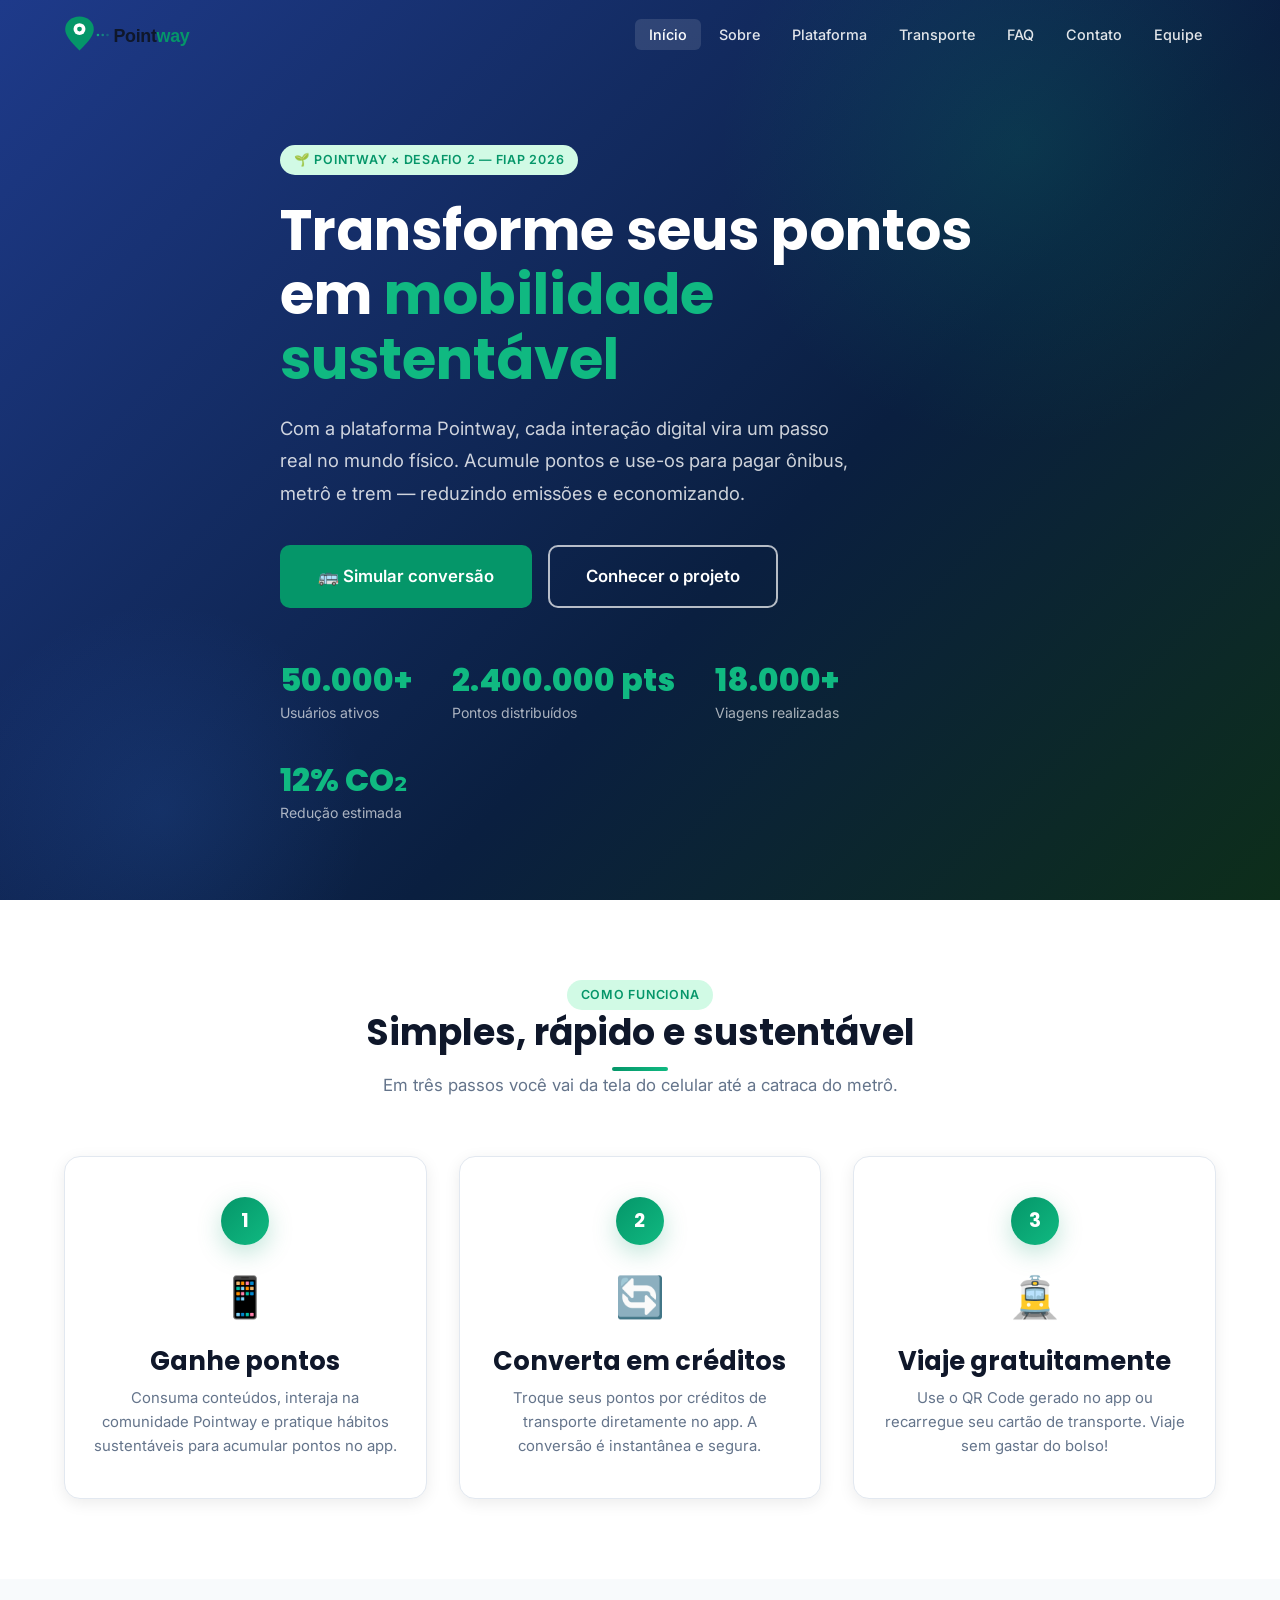
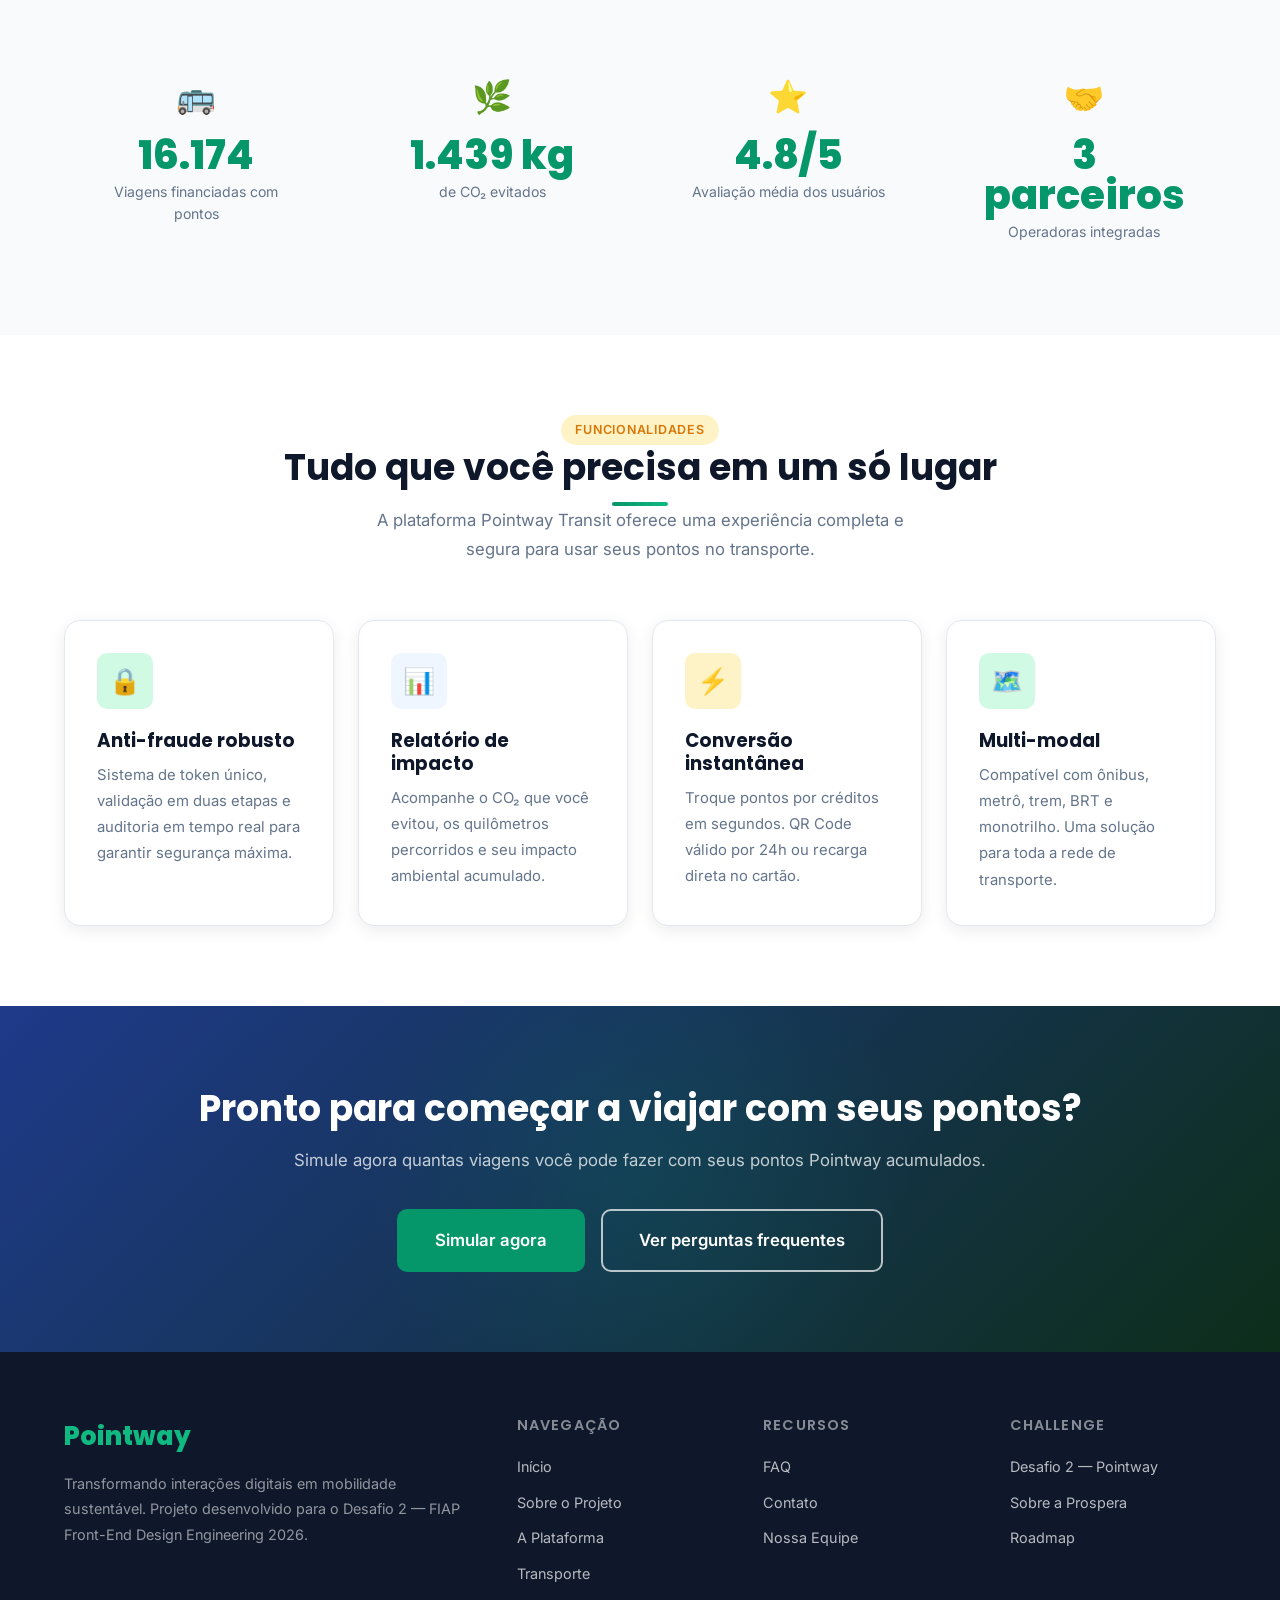
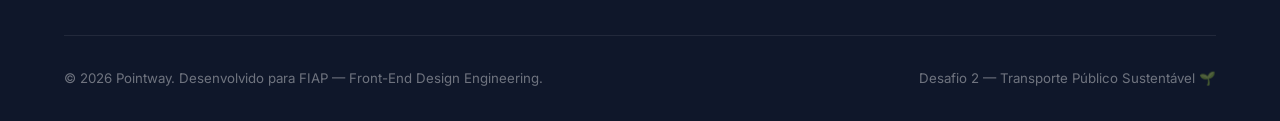
<file: index.html>
<!DOCTYPE html>
<html lang="pt-BR">
<head>
  <meta charset="UTF-8" />
  <meta name="viewport" content="width=device-width, initial-scale=1.0" />
  <meta name="description" content="Pointway — Transforme seus pontos em mobilidade sustentável. Use seus pontos Pointway para pagar transporte público." />
  <meta name="keywords" content="Pointway, transporte público, pontos, sustentabilidade, FIAP, mobilidade urbana" />
  <meta name="author" content="Enzo Leiva, Pietro Ibra, Kauã Fiuza, Bernardo Andrade, Matheus Segura" />
  <meta property="og:title" content="Pointway — Pontos para Transporte Público" />
  <meta property="og:description" content="Transforme seus pontos Pointway em viagens de ônibus, metrô e trem." />
  <meta property="og:type" content="website" />
  <title>Pointway — Pontos para Transporte Público</title>
  <link rel="stylesheet" href="css/style.css" />
  <link rel="stylesheet" href="css/components.css" />
  <link rel="stylesheet" href="css/responsive.css" />
</head>
<body>

  <!-- ==================== NAVBAR ==================== -->
  <header class="navbar" id="navbar">
    <div class="container">
      <nav class="nav">
        <a href="index.html" class="nav-logo"><img src="assets/images/logo.svg" alt="Pointway" height="38" /></a>
        <ul class="nav-links" id="navLinks">
          <li><a href="index.html" class="nav-link">Início</a></li>
          <li><a href="sobre.html" class="nav-link">Sobre</a></li>
          <li><a href="solucao.html" class="nav-link">Plataforma</a></li>
          <li><a href="transporte.html" class="nav-link">Transporte</a></li>
          <li><a href="faq.html" class="nav-link">FAQ</a></li>
          <li><a href="contato.html" class="nav-link">Contato</a></li>
          <li><a href="integrantes.html" class="nav-link">Equipe</a></li>
        </ul>
        <button class="hamburger" id="hamburger" aria-label="Abrir menu">
          <span></span>
          <span></span>
          <span></span>
        </button>
      </nav>
    </div>
  </header>

  <main>

    <!-- ==================== HERO ==================== -->
    <section class="hero">
      <div class="container">
        <div class="hero-content">
          <span class="badge badge-primary">🌱 Pointway × Desafio 2 — FIAP 2026</span>
          <h1>Transforme seus pontos em <span>mobilidade sustentável</span></h1>
          <p class="hero-subtitle">
            Com a plataforma Pointway, cada interação digital vira um passo real no mundo físico.
            Acumule pontos e use-os para pagar ônibus, metrô e trem — reduzindo emissões e economizando.
          </p>
          <div class="hero-actions">
            <a href="transporte.html" class="btn btn-primary btn-lg">🚌 Simular conversão</a>
            <a href="sobre.html" class="btn btn-outline-white btn-lg">Conhecer o projeto</a>
          </div>
          <div class="hero-stats">
            <div class="hero-stat">
              <div class="stat-number" data-target="50000" data-suffix="+">0</div>
              <div class="stat-label">Usuários ativos</div>
            </div>
            <div class="hero-stat">
              <div class="stat-number" data-target="2400000" data-suffix=" pts">0</div>
              <div class="stat-label">Pontos distribuídos</div>
            </div>
            <div class="hero-stat">
              <div class="stat-number" data-target="18000" data-suffix="+">0</div>
              <div class="stat-label">Viagens realizadas</div>
            </div>
            <div class="hero-stat">
              <div class="stat-number" data-target="12" data-suffix="% CO₂">0</div>
              <div class="stat-label">Redução estimada</div>
            </div>
          </div>
        </div>
      </div>
    </section>

    <!-- ==================== COMO FUNCIONA ==================== -->
    <section class="section bg-light" id="como-funciona">
      <div class="container">
        <div class="section-header fade-in">
          <span class="badge badge-primary">Como funciona</span>
          <h2>Simples, rápido e sustentável</h2>
          <div class="divider"></div>
          <p class="section-desc">Em três passos você vai da tela do celular até a catraca do metrô.</p>
        </div>
        <div class="steps-grid">
          <article class="card step-card fade-in">
            <div class="step-number">1</div>
            <div class="step-icon">📱</div>
            <h3>Ganhe pontos</h3>
            <p>Consuma conteúdos, interaja na comunidade Pointway e pratique hábitos sustentáveis para acumular pontos no app.</p>
          </article>
          <article class="card step-card fade-in" style="transition-delay: 0.1s;">
            <div class="step-number">2</div>
            <div class="step-icon">🔄</div>
            <h3>Converta em créditos</h3>
            <p>Troque seus pontos por créditos de transporte diretamente no app. A conversão é instantânea e segura.</p>
          </article>
          <article class="card step-card fade-in" style="transition-delay: 0.2s;">
            <div class="step-number">3</div>
            <div class="step-icon">🚊</div>
            <h3>Viaje gratuitamente</h3>
            <p>Use o QR Code gerado no app ou recarregue seu cartão de transporte. Viaje sem gastar do bolso!</p>
          </article>
        </div>
      </div>
    </section>

    <!-- ==================== STATS ==================== -->
    <section class="stats-section">
      <div class="container">
        <div class="stats-grid">
          <div class="stat-card text-center fade-in">
            <div class="stat-icon">🚌</div>
            <div class="stat-number" data-target="18432" data-suffix="">0</div>
            <div class="stat-label">Viagens financiadas com pontos</div>
          </div>
          <div class="stat-card text-center fade-in" style="transition-delay: 0.1s;">
            <div class="stat-icon">🌿</div>
            <div class="stat-number" data-target="1640" data-suffix=" kg">0</div>
            <div class="stat-label">de CO₂ evitados</div>
          </div>
          <div class="stat-card text-center fade-in" style="transition-delay: 0.2s;">
            <div class="stat-icon">⭐</div>
            <div class="stat-number" data-target="4" data-suffix=".8/5">0</div>
            <div class="stat-label">Avaliação média dos usuários</div>
          </div>
          <div class="stat-card text-center fade-in" style="transition-delay: 0.3s;">
            <div class="stat-icon">🤝</div>
            <div class="stat-number" data-target="3" data-suffix=" parceiros">0</div>
            <div class="stat-label">Operadoras integradas</div>
          </div>
        </div>
      </div>
    </section>

    <!-- ==================== FEATURES ==================== -->
    <section class="section">
      <div class="container">
        <div class="section-header fade-in">
          <span class="badge badge-accent">Funcionalidades</span>
          <h2>Tudo que você precisa em um só lugar</h2>
          <div class="divider"></div>
          <p class="section-desc">A plataforma Pointway Transit oferece uma experiência completa e segura para usar seus pontos no transporte.</p>
        </div>
        <div class="features-grid">
          <article class="card fade-in">
            <div class="card-icon icon-primary">🔒</div>
            <h3 class="card-title">Anti-fraude robusto</h3>
            <p class="card-text">Sistema de token único, validação em duas etapas e auditoria em tempo real para garantir segurança máxima.</p>
          </article>
          <article class="card fade-in" style="transition-delay: 0.1s;">
            <div class="card-icon icon-secondary">📊</div>
            <h3 class="card-title">Relatório de impacto</h3>
            <p class="card-text">Acompanhe o CO₂ que você evitou, os quilômetros percorridos e seu impacto ambiental acumulado.</p>
          </article>
          <article class="card fade-in" style="transition-delay: 0.2s;">
            <div class="card-icon icon-accent">⚡</div>
            <h3 class="card-title">Conversão instantânea</h3>
            <p class="card-text">Troque pontos por créditos em segundos. QR Code válido por 24h ou recarga direta no cartão.</p>
          </article>
          <article class="card fade-in" style="transition-delay: 0.3s;">
            <div class="card-icon icon-primary">🗺️</div>
            <h3 class="card-title">Multi-modal</h3>
            <p class="card-text">Compatível com ônibus, metrô, trem, BRT e monotrilho. Uma solução para toda a rede de transporte.</p>
          </article>
        </div>
      </div>
    </section>

    <!-- ==================== CTA ==================== -->
    <section class="cta-section">
      <div class="container">
        <h2>Pronto para começar a viajar com seus pontos?</h2>
        <p>Simule agora quantas viagens você pode fazer com seus pontos Pointway acumulados.</p>
        <div class="cta-actions">
          <a href="transporte.html" class="btn btn-primary btn-lg">Simular agora</a>
          <a href="faq.html" class="btn btn-outline-white btn-lg">Ver perguntas frequentes</a>
        </div>
      </div>
    </section>

  </main>

  <!-- ==================== FOOTER ==================== -->
  <footer class="footer">
    <div class="container">
      <div class="footer-grid">
        <div class="footer-brand">
          <span class="footer-logo">Pointway</span>
          <p>Transformando interações digitais em mobilidade sustentável. Projeto desenvolvido para o Desafio 2 — FIAP Front-End Design Engineering 2026.</p>
        </div>
        <div>
          <h4 class="footer-title">Navegação</h4>
          <ul class="footer-links">
            <li><a href="index.html">Início</a></li>
            <li><a href="sobre.html">Sobre o Projeto</a></li>
            <li><a href="solucao.html">A Plataforma</a></li>
            <li><a href="transporte.html">Transporte</a></li>
          </ul>
        </div>
        <div>
          <h4 class="footer-title">Recursos</h4>
          <ul class="footer-links">
            <li><a href="faq.html">FAQ</a></li>
            <li><a href="contato.html">Contato</a></li>
            <li><a href="integrantes.html">Nossa Equipe</a></li>
          </ul>
        </div>
        <div>
          <h4 class="footer-title">Challenge</h4>
          <ul class="footer-links">
            <li><a href="sobre.html#desafio">Desafio 2 — Pointway</a></li>
            <li><a href="sobre.html#prospera">Sobre a Prospera</a></li>
            <li><a href="sobre.html#roadmap">Roadmap</a></li>
          </ul>
        </div>
      </div>
      <hr class="footer-divider" />
      <div class="footer-bottom">
        <p>&copy; 2026 Pointway. Desenvolvido para FIAP — Front-End Design Engineering.</p>
        <p>Desafio 2 — Transporte Público Sustentável 🌱</p>
      </div>
    </div>
  </footer>

  <!-- Botão scroll topo -->
  <button class="scroll-top" id="scrollTop" aria-label="Voltar ao topo">↑</button>

  <script src="js/main.js"></script>
</body>
</html>
</file>
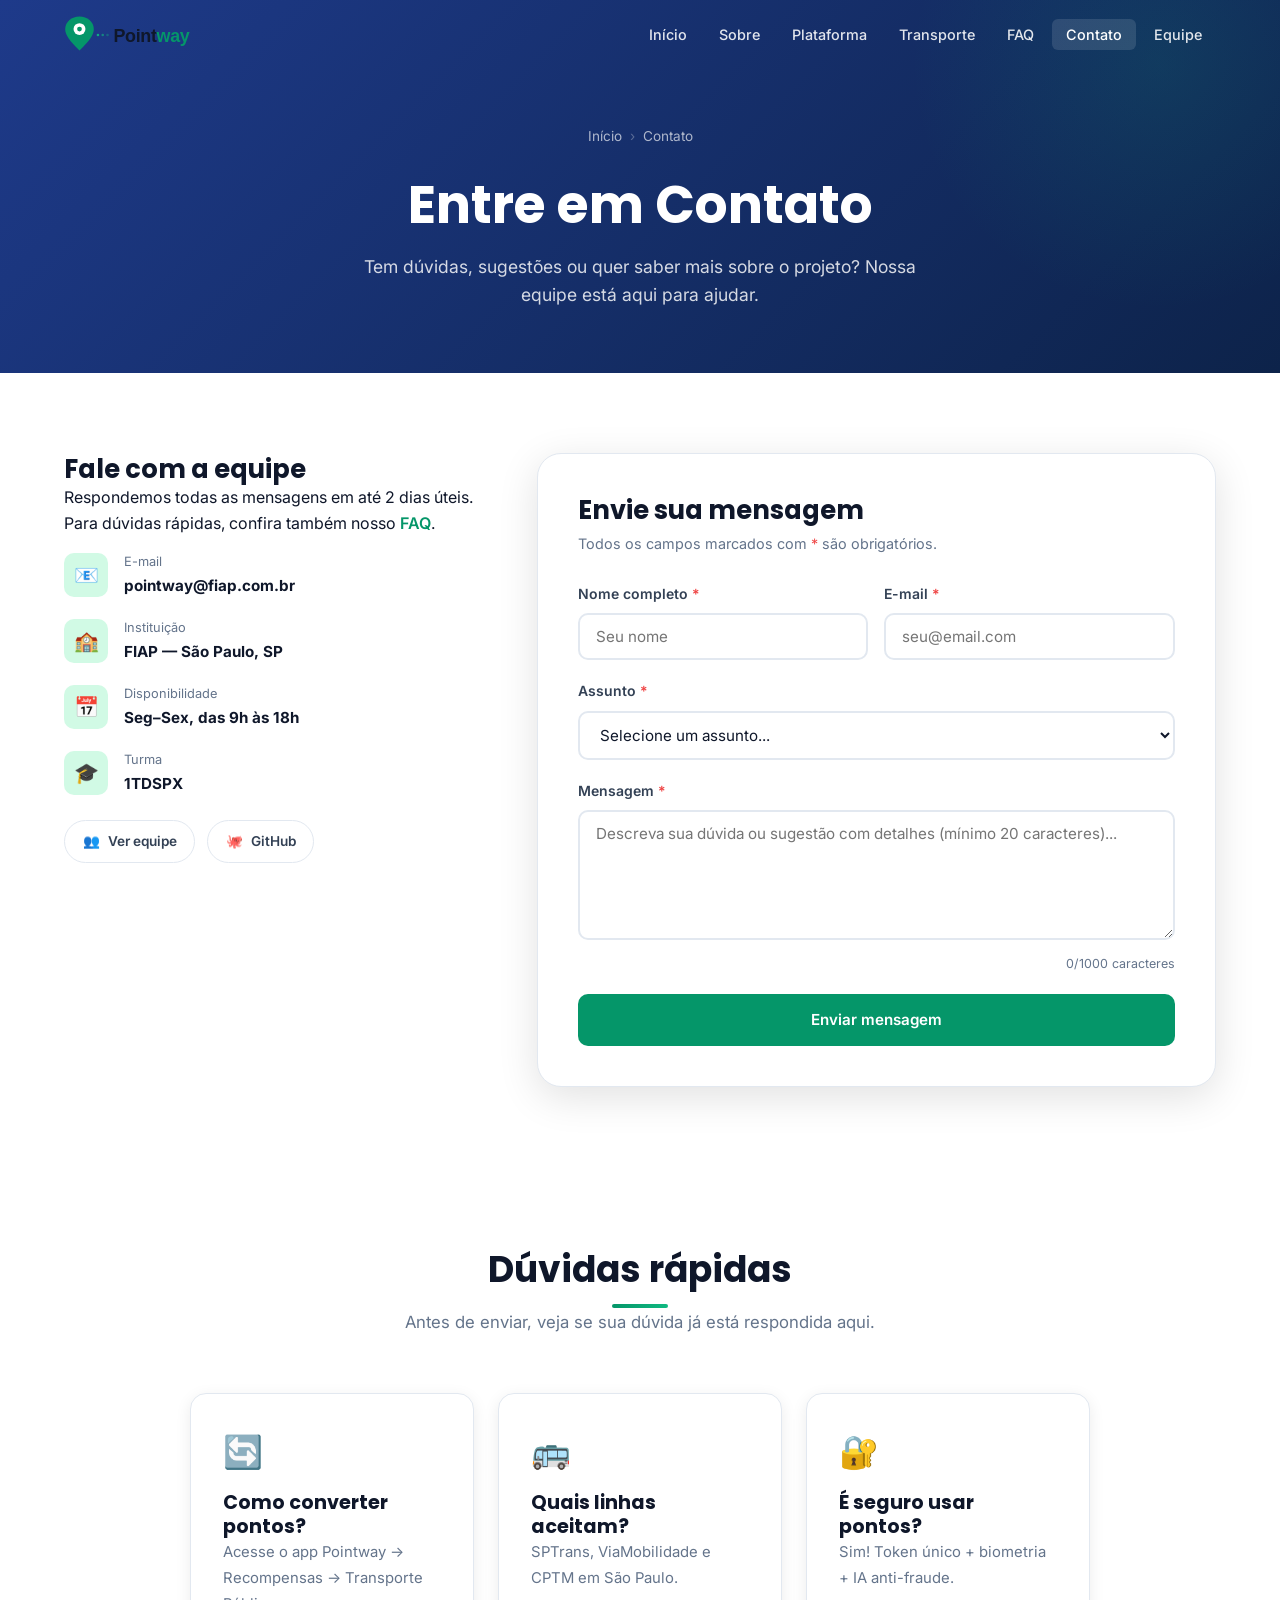
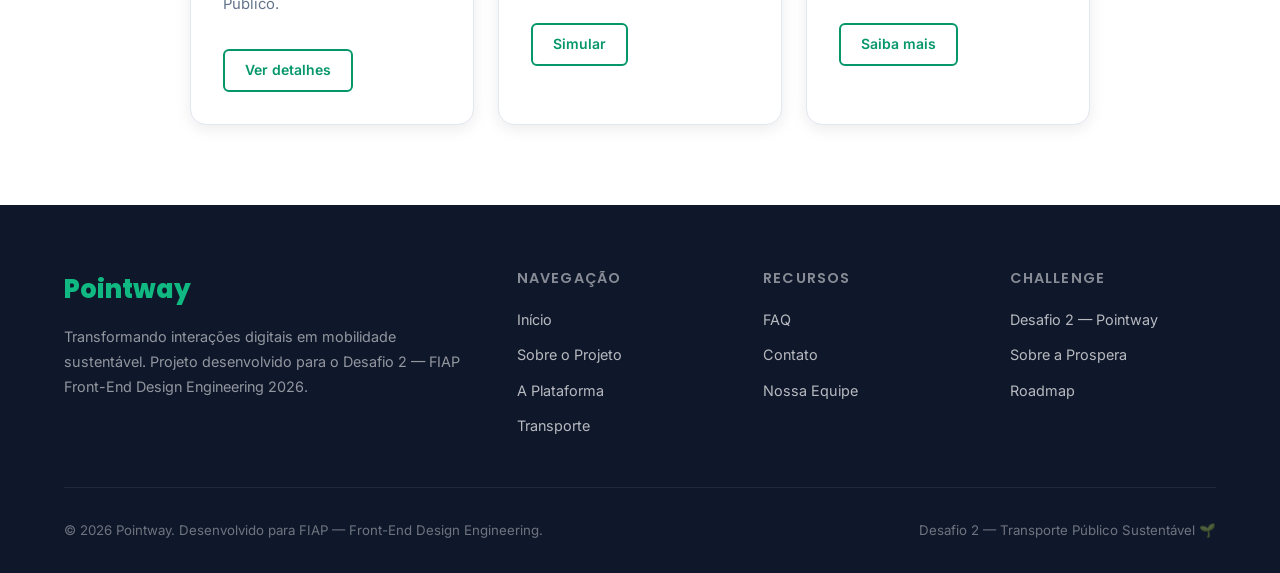
<file: contato.html>
<!DOCTYPE html>
<html lang="pt-BR">
<head>
  <meta charset="UTF-8" />
  <meta name="viewport" content="width=device-width, initial-scale=1.0" />
  <meta name="description" content="Entre em contato com a equipe Pointway — Dúvidas, sugestões e parcerias." />
  <title>Contato — Pointway</title>
  <link rel="stylesheet" href="css/style.css" />
  <link rel="stylesheet" href="css/components.css" />
  <link rel="stylesheet" href="css/responsive.css" />
  <style>
    .char-counter {
      font-size: 0.78rem;
      color: var(--gray);
      text-align: right;
      margin-top: 0.375rem;
    }
    .map-placeholder {
      background: linear-gradient(135deg, var(--light), #e8f5e9);
      border-radius: var(--radius-lg);
      height: 200px;
      display: flex;
      flex-direction: column;
      align-items: center;
      justify-content: center;
      margin-top: 2rem;
      border: 1px solid var(--gray-light);
      color: var(--gray);
      gap: 0.5rem;
    }
    .map-placeholder span:first-child { font-size: 2.5rem; }
    .map-placeholder span:last-child { font-size: 0.88rem; }
    .social-links {
      display: flex;
      gap: 0.75rem;
      margin-top: 1.5rem;
      flex-wrap: wrap;
    }
    .social-link {
      display: flex;
      align-items: center;
      gap: 0.5rem;
      padding: 0.6rem 1.1rem;
      border: 1px solid var(--gray-light);
      border-radius: var(--radius-full);
      font-size: 0.85rem;
      font-weight: 600;
      color: var(--gray-dark);
      transition: var(--transition);
    }
    .social-link:hover {
      border-color: var(--primary);
      color: var(--primary);
      background-color: var(--primary-bg);
    }
  </style>
</head>
<body>

  <!-- ==================== NAVBAR ==================== -->
  <header class="navbar" id="navbar">
    <div class="container">
      <nav class="nav">
        <a href="index.html" class="nav-logo"><img src="assets/images/logo.svg" alt="Pointway" height="38" /></a>
        <ul class="nav-links" id="navLinks">
          <li><a href="index.html" class="nav-link">Início</a></li>
          <li><a href="sobre.html" class="nav-link">Sobre</a></li>
          <li><a href="solucao.html" class="nav-link">Plataforma</a></li>
          <li><a href="transporte.html" class="nav-link">Transporte</a></li>
          <li><a href="faq.html" class="nav-link">FAQ</a></li>
          <li><a href="contato.html" class="nav-link">Contato</a></li>
          <li><a href="integrantes.html" class="nav-link">Equipe</a></li>
        </ul>
        <button class="hamburger" id="hamburger" aria-label="Abrir menu">
          <span></span><span></span><span></span>
        </button>
      </nav>
    </div>
  </header>

  <main>

    <!-- ==================== HERO DA PÁGINA ==================== -->
    <section class="page-hero">
      <div class="container">
        <nav class="breadcrumb" aria-label="Navegação estrutural">
          <a href="index.html">Início</a>
          <span class="breadcrumb-sep">›</span>
          <span>Contato</span>
        </nav>
        <h1>Entre em Contato</h1>
        <p>Tem dúvidas, sugestões ou quer saber mais sobre o projeto? Nossa equipe está aqui para ajudar.</p>
      </div>
    </section>

    <!-- ==================== CONTATO ==================== -->
    <section class="section">
      <div class="container">
        <div class="contact-grid">

          <!-- Informações de contato -->
          <aside>
            <h3>Fale com a equipe</h3>
            <p>Respondemos todas as mensagens em até 2 dias úteis. Para dúvidas rápidas, confira também nosso <a href="faq.html" style="color: var(--primary); font-weight: 600;">FAQ</a>.</p>

            <div class="contact-items">
              <div class="contact-item">
                <div class="contact-item-icon">📧</div>
                <div class="contact-item-text">
                  <p>E-mail</p>
                  <strong>pointway@fiap.com.br</strong>
                </div>
              </div>
              <div class="contact-item">
                <div class="contact-item-icon">🏫</div>
                <div class="contact-item-text">
                  <p>Instituição</p>
                  <strong>FIAP — São Paulo, SP</strong>
                </div>
              </div>
              <div class="contact-item">
                <div class="contact-item-icon">📅</div>
                <div class="contact-item-text">
                  <p>Disponibilidade</p>
                  <strong>Seg–Sex, das 9h às 18h</strong>
                </div>
              </div>
              <div class="contact-item">
                <div class="contact-item-icon">🎓</div>
                <div class="contact-item-text">
                  <p>Turma</p>
                  <strong>1TDSPX</strong>
                </div>
              </div>
            </div>

            <!-- Links sociais -->
            <div class="social-links">
              <a href="integrantes.html" class="social-link">
                <span>👥</span> Ver equipe
              </a>
              <a href="https://github.com" target="_blank" rel="noopener" class="social-link">
                <!-- ATENÇÃO: substitua pelo link real do repositório -->
                <span>🐙</span> GitHub
              </a>
            </div>

          </aside>

          <!-- Formulário -->
          <div>
            <div class="contact-form-card fade-in">
              <h3 style="margin-bottom: 0.375rem;">Envie sua mensagem</h3>
              <p style="color: var(--gray); font-size: 0.9rem; margin-bottom: 1.75rem;">Todos os campos marcados com <span style="color: #EF4444;">*</span> são obrigatórios.</p>

              <!-- Formulário principal -->
              <form id="contactForm" novalidate>

                <div class="form-row">
                  <div class="form-group">
                    <label for="nome">Nome completo <span>*</span></label>
                    <input
                      type="text"
                      id="nome"
                      class="form-control"
                      placeholder="Seu nome"
                      autocomplete="name"
                      aria-required="true"
                      aria-describedby="nomeError"
                    />
                    <span class="form-error" id="nomeError" role="alert"></span>
                  </div>
                  <div class="form-group">
                    <label for="email">E-mail <span>*</span></label>
                    <input
                      type="email"
                      id="email"
                      class="form-control"
                      placeholder="seu@email.com"
                      autocomplete="email"
                      aria-required="true"
                      aria-describedby="emailError"
                    />
                    <span class="form-error" id="emailError" role="alert"></span>
                  </div>
                </div>

                <div class="form-group">
                  <label for="assunto">Assunto <span>*</span></label>
                  <select
                    id="assunto"
                    class="form-control"
                    aria-required="true"
                    aria-describedby="assuntoError"
                  >
                    <option value="">Selecione um assunto...</option>
                    <option value="duvida">Dúvida sobre o projeto</option>
                    <option value="transporte">Transporte e conversão de pontos</option>
                    <option value="tecnico">Suporte técnico</option>
                    <option value="parceria">Proposta de parceria</option>
                    <option value="imprensa">Imprensa e divulgação</option>
                    <option value="outro">Outro assunto</option>
                  </select>
                  <span class="form-error" id="assuntoError" role="alert"></span>
                </div>

                <div class="form-group">
                  <label for="mensagem">Mensagem <span>*</span></label>
                  <textarea
                    id="mensagem"
                    class="form-control"
                    placeholder="Descreva sua dúvida ou sugestão com detalhes (mínimo 20 caracteres)..."
                    rows="5"
                    aria-required="true"
                    aria-describedby="mensagemError"
                    maxlength="1000"
                  ></textarea>
                  <span class="form-error" id="mensagemError" role="alert"></span>
                  <p class="char-counter"><span id="charCount">0</span>/1000 caracteres</p>
                </div>

                <button type="submit" class="btn btn-primary" style="width: 100%; padding: 0.9rem;">
                  Enviar mensagem
                </button>

              </form>

              <!-- Mensagem de sucesso -->
              <div class="form-success-msg" id="formSuccess" role="alert">
                <div class="success-icon">✅</div>
                <h4>Mensagem enviada com sucesso!</h4>
                <p>Obrigado pelo contato. Nossa equipe responderá em até 2 dias úteis no e-mail informado.</p>
              </div>
            </div>
          </div>

        </div>
      </div>
    </section>

    <!-- ==================== FAQ RÁPIDO ==================== -->
    <section class="section bg-light">
      <div class="container">
        <div class="section-header fade-in">
          <h2>Dúvidas rápidas</h2>
          <div class="divider"></div>
          <p class="section-desc">Antes de enviar, veja se sua dúvida já está respondida aqui.</p>
        </div>
        <div style="display: grid; grid-template-columns: repeat(3, 1fr); gap: 1.5rem; max-width: 900px; margin: 0 auto;">
          <article class="card text-center fade-in">
            <div style="font-size: 2rem; margin-bottom: 0.875rem;">🔄</div>
            <h4>Como converter pontos?</h4>
            <p class="card-text">Acesse o app Pointway → Recompensas → Transporte Público.</p>
            <a href="faq.html" class="btn btn-sm btn-outline" style="margin-top: 1rem;">Ver detalhes</a>
          </article>
          <article class="card text-center fade-in" style="transition-delay: 0.1s;">
            <div style="font-size: 2rem; margin-bottom: 0.875rem;">🚌</div>
            <h4>Quais linhas aceitam?</h4>
            <p class="card-text">SPTrans, ViaMobilidade e CPTM em São Paulo.</p>
            <a href="transporte.html" class="btn btn-sm btn-outline" style="margin-top: 1rem;">Simular</a>
          </article>
          <article class="card text-center fade-in" style="transition-delay: 0.2s;">
            <div style="font-size: 2rem; margin-bottom: 0.875rem;">🔐</div>
            <h4>É seguro usar pontos?</h4>
            <p class="card-text">Sim! Token único + biometria + IA anti-fraude.</p>
            <a href="faq.html" class="btn btn-sm btn-outline" style="margin-top: 1rem;">Saiba mais</a>
          </article>
        </div>
      </div>
    </section>

  </main>

  <!-- ==================== FOOTER ==================== -->
  <footer class="footer">
    <div class="container">
      <div class="footer-grid">
        <div class="footer-brand">
          <span class="footer-logo">Pointway</span>
          <p>Transformando interações digitais em mobilidade sustentável. Projeto desenvolvido para o Desafio 2 — FIAP Front-End Design Engineering 2026.</p>
        </div>
        <div>
          <h4 class="footer-title">Navegação</h4>
          <ul class="footer-links">
            <li><a href="index.html">Início</a></li>
            <li><a href="sobre.html">Sobre o Projeto</a></li>
            <li><a href="solucao.html">A Plataforma</a></li>
            <li><a href="transporte.html">Transporte</a></li>
          </ul>
        </div>
        <div>
          <h4 class="footer-title">Recursos</h4>
          <ul class="footer-links">
            <li><a href="faq.html">FAQ</a></li>
            <li><a href="contato.html">Contato</a></li>
            <li><a href="integrantes.html">Nossa Equipe</a></li>
          </ul>
        </div>
        <div>
          <h4 class="footer-title">Challenge</h4>
          <ul class="footer-links">
            <li><a href="sobre.html#desafio">Desafio 2 — Pointway</a></li>
            <li><a href="sobre.html#prospera">Sobre a Prospera</a></li>
            <li><a href="sobre.html#roadmap">Roadmap</a></li>
          </ul>
        </div>
      </div>
      <hr class="footer-divider" />
      <div class="footer-bottom">
        <p>&copy; 2026 Pointway. Desenvolvido para FIAP — Front-End Design Engineering.</p>
        <p>Desafio 2 — Transporte Público Sustentável 🌱</p>
      </div>
    </div>
  </footer>

  <button class="scroll-top" id="scrollTop" aria-label="Voltar ao topo">↑</button>
  <script src="js/main.js"></script>
  <script src="js/contato.js"></script>
</body>
</html>
</file>
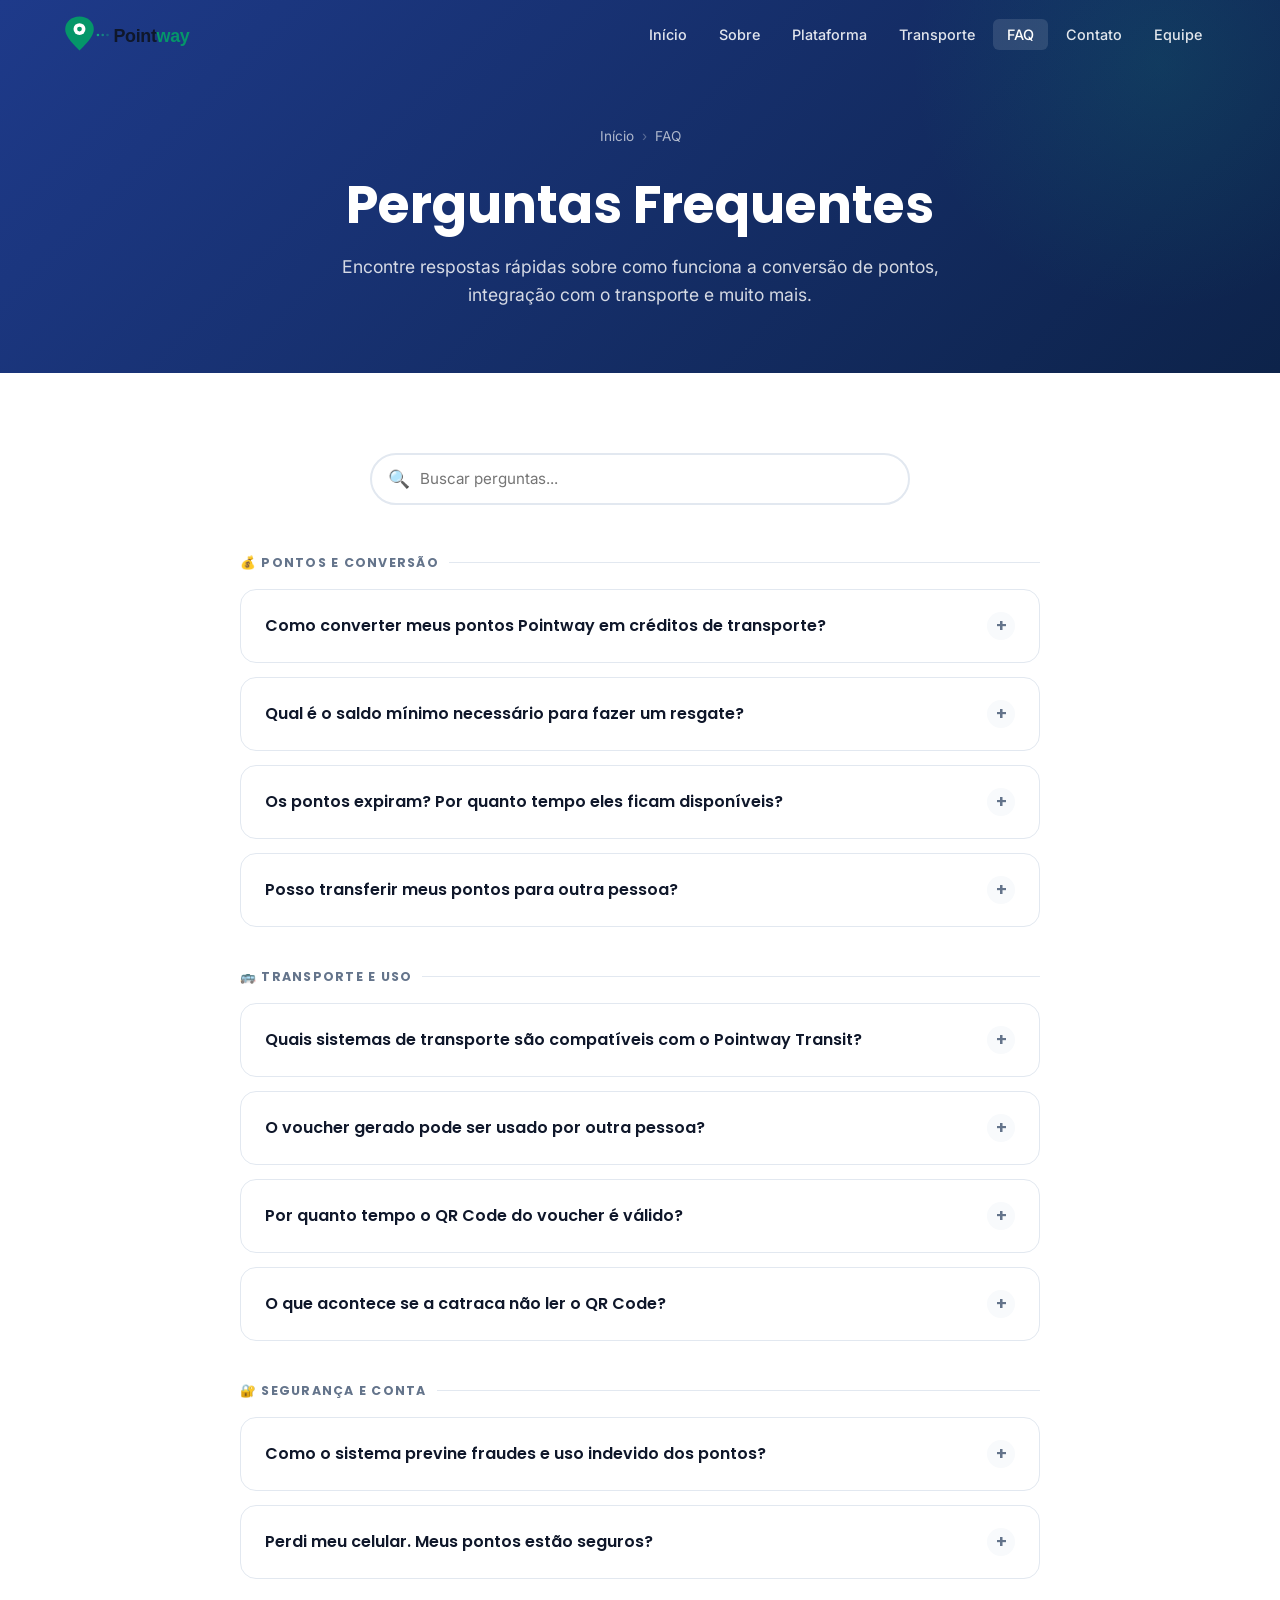
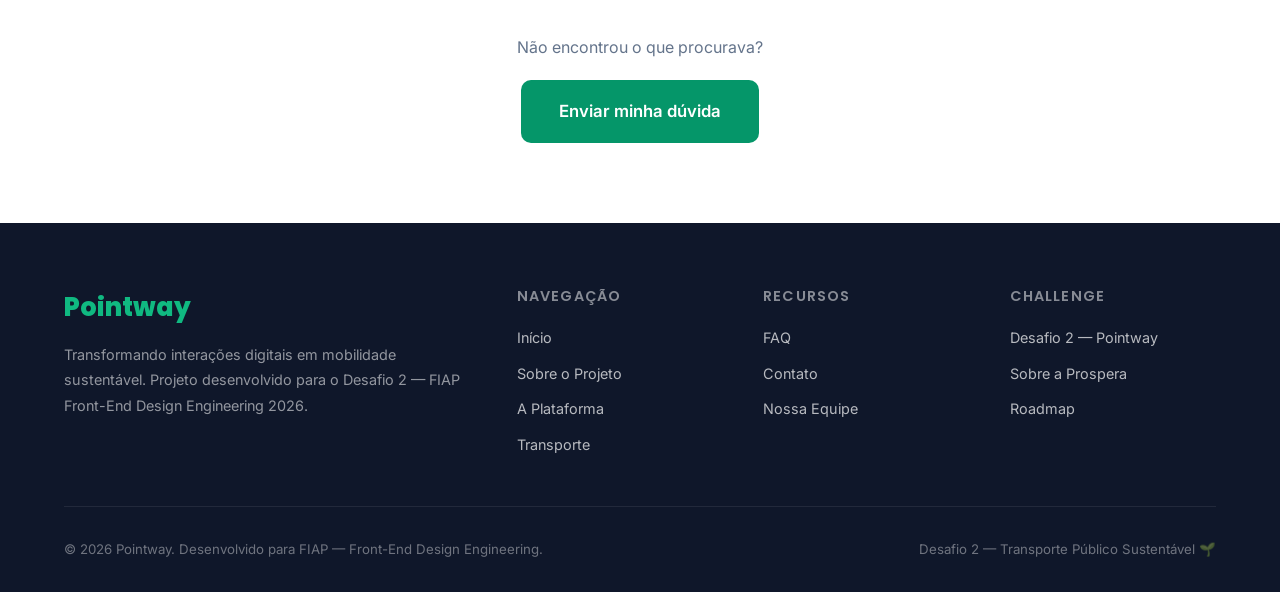
<file: faq.html>
<!DOCTYPE html>
<html lang="pt-BR">
<head>
  <meta charset="UTF-8" />
  <meta name="viewport" content="width=device-width, initial-scale=1.0" />
  <meta name="description" content="Perguntas Frequentes sobre o Pointway — Tudo sobre conversão de pontos, transporte público e segurança." />
  <title>FAQ — Pointway</title>
  <link rel="stylesheet" href="css/style.css" />
  <link rel="stylesheet" href="css/components.css" />
  <link rel="stylesheet" href="css/responsive.css" />
  <style>
    .faq-search-wrapper {
      max-width: 540px;
      margin: 0 auto 3rem;
      position: relative;
    }
    .faq-search {
      width: 100%;
      padding: 0.9rem 1.25rem 0.9rem 3rem;
      border: 2px solid var(--gray-light);
      border-radius: var(--radius-full);
      font-size: 0.95rem;
      transition: var(--transition);
      background: var(--white);
    }
    .faq-search:focus {
      outline: none;
      border-color: var(--primary);
      box-shadow: 0 0 0 3px rgba(5,150,105,0.1);
    }
    .faq-search-icon {
      position: absolute;
      left: 1.1rem;
      top: 50%;
      transform: translateY(-50%);
      font-size: 1.1rem;
      color: var(--gray);
      pointer-events: none;
    }
    .faq-category-label {
      font-family: var(--font-heading);
      font-size: 0.78rem;
      font-weight: 700;
      text-transform: uppercase;
      letter-spacing: 0.1em;
      color: var(--gray);
      margin: 2.5rem 0 1rem;
      display: flex;
      align-items: center;
      gap: 0.625rem;
      max-width: 800px;
      margin-left: auto;
      margin-right: auto;
    }
    .faq-category-label::after {
      content: '';
      flex: 1;
      height: 1px;
      background-color: var(--gray-light);
    }
    #faqNoResults {
      display: none;
      text-align: center;
      padding: 3rem;
      color: var(--gray);
    }
    #faqNoResults .no-result-icon { font-size: 3rem; margin-bottom: 1rem; }
  </style>
</head>
<body>

  <!-- ==================== NAVBAR ==================== -->
  <header class="navbar" id="navbar">
    <div class="container">
      <nav class="nav">
        <a href="index.html" class="nav-logo"><img src="assets/images/logo.svg" alt="Pointway" height="38" /></a>
        <ul class="nav-links" id="navLinks">
          <li><a href="index.html" class="nav-link">Início</a></li>
          <li><a href="sobre.html" class="nav-link">Sobre</a></li>
          <li><a href="solucao.html" class="nav-link">Plataforma</a></li>
          <li><a href="transporte.html" class="nav-link">Transporte</a></li>
          <li><a href="faq.html" class="nav-link">FAQ</a></li>
          <li><a href="contato.html" class="nav-link">Contato</a></li>
          <li><a href="integrantes.html" class="nav-link">Equipe</a></li>
        </ul>
        <button class="hamburger" id="hamburger" aria-label="Abrir menu">
          <span></span><span></span><span></span>
        </button>
      </nav>
    </div>
  </header>

  <main>

    <!-- ==================== HERO DA PÁGINA ==================== -->
    <section class="page-hero">
      <div class="container">
        <nav class="breadcrumb" aria-label="Navegação estrutural">
          <a href="index.html">Início</a>
          <span class="breadcrumb-sep">›</span>
          <span>FAQ</span>
        </nav>
        <h1>Perguntas Frequentes</h1>
        <p>Encontre respostas rápidas sobre como funciona a conversão de pontos, integração com o transporte e muito mais.</p>
      </div>
    </section>

    <!-- ==================== FAQ ==================== -->
    <section class="section">
      <div class="container">

        <!-- Busca -->
        <div class="faq-search-wrapper fade-in">
          <span class="faq-search-icon" aria-hidden="true">🔍</span>
          <input
            type="search"
            id="faqSearch"
            class="faq-search"
            placeholder="Buscar perguntas..."
            aria-label="Buscar perguntas frequentes"
          />
        </div>

        <!-- Sem resultados -->
        <div id="faqNoResults" role="status">
          <div class="no-result-icon">🤔</div>
          <p>Nenhuma pergunta encontrada para "<strong id="searchTerm"></strong>".</p>
          <a href="contato.html" class="btn btn-primary" style="margin-top: 1rem;">Enviar minha dúvida</a>
        </div>

        <!-- Categoria: Pontos e Conversão -->
        <p class="faq-category-label">💰 Pontos e Conversão</p>
        <div class="faq-list" id="faqList">

          <article class="faq-item fade-in">
            <button class="faq-question" aria-expanded="false">
              Como converter meus pontos Pointway em créditos de transporte?
              <span class="faq-icon" aria-hidden="true">+</span>
            </button>
            <div class="faq-answer" role="region">
              <div class="faq-answer-inner">
                <p>Para converter seus pontos, acesse o aplicativo Pointway, vá até a seção "Recompensas" e selecione "Transporte Público". Escolha o tipo de transporte (ônibus, metrô, BRT), informe a quantidade de pontos que deseja converter e confirme com sua biometria. O voucher ou crédito é gerado instantaneamente.</p>
                <p><strong>Taxas atuais:</strong> Ônibus = 150 pts/viagem | Metrô/Trem = 250 pts/viagem | BRT = 180 pts/viagem.</p>
              </div>
            </div>
          </article>

          <article class="faq-item fade-in">
            <button class="faq-question" aria-expanded="false">
              Qual é o saldo mínimo necessário para fazer um resgate?
              <span class="faq-icon" aria-hidden="true">+</span>
            </button>
            <div class="faq-answer" role="region">
              <div class="faq-answer-inner">
                <p>O saldo mínimo para qualquer resgate de transporte é de <strong>150 pontos</strong>, equivalente a uma viagem de ônibus. Não há limite máximo por transação, mas resgates acima de 5.000 pontos por dia exigem verificação adicional por segurança.</p>
              </div>
            </div>
          </article>

          <article class="faq-item fade-in">
            <button class="faq-question" aria-expanded="false">
              Os pontos expiram? Por quanto tempo eles ficam disponíveis?
              <span class="faq-icon" aria-hidden="true">+</span>
            </button>
            <div class="faq-answer" role="region">
              <div class="faq-answer-inner">
                <p>Sim, os pontos têm validade de <strong>12 meses</strong> a partir da data de acúmulo. Qualquer resgate ou nova adição de pontos à conta renova o prazo do saldo existente por mais 12 meses.</p>
                <p>Você recebe um aviso no app 30 dias antes de qualquer lote de pontos expirar.</p>
              </div>
            </div>
          </article>

          <article class="faq-item fade-in">
            <button class="faq-question" aria-expanded="false">
              Posso transferir meus pontos para outra pessoa?
              <span class="faq-icon" aria-hidden="true">+</span>
            </button>
            <div class="faq-answer" role="region">
              <div class="faq-answer-inner">
                <p>Não. Os pontos Pointway são <strong>pessoais e intransferíveis</strong>, vinculados ao CPF do usuário cadastrado. Essa restrição existe para garantir a integridade do programa e evitar fraudes e mercado paralelo de pontos.</p>
              </div>
            </div>
          </article>

        </div>

        <!-- Categoria: Transporte e Uso -->
        <p class="faq-category-label">🚌 Transporte e Uso</p>
        <div class="faq-list">

          <article class="faq-item fade-in">
            <button class="faq-question" aria-expanded="false">
              Quais sistemas de transporte são compatíveis com o Pointway Transit?
              <span class="faq-icon" aria-hidden="true">+</span>
            </button>
            <div class="faq-answer" role="region">
              <div class="faq-answer-inner">
                <p>Atualmente, a plataforma está integrada com:</p>
                <ul style="padding-left: 1.5rem; list-style: disc; line-height: 2.2;">
                  <li><strong>Ônibus municipais</strong> via SPTrans (São Paulo)</li>
                  <li><strong>Metrô e Trem</strong> via ViaMobilidade (Linhas 5, 8, 9 e 17)</li>
                  <li><strong>CPTM</strong> — Linhas 7, 10, 11, 12 e 13</li>
                </ul>
                <p>Estamos em negociação com outras capitais brasileiras para expansão em 2026.</p>
              </div>
            </div>
          </article>

          <article class="faq-item fade-in">
            <button class="faq-question" aria-expanded="false">
              O voucher gerado pode ser usado por outra pessoa?
              <span class="faq-icon" aria-hidden="true">+</span>
            </button>
            <div class="faq-answer" role="region">
              <div class="faq-answer-inner">
                <p>Não. Cada voucher é gerado com um <strong>token único vinculado ao CPF</strong> do usuário e ao dispositivo cadastrado. Na validação, o sistema verifica a consistência dos dados — qualquer tentativa de uso por terceiros resulta em bloqueio automático.</p>
              </div>
            </div>
          </article>

          <article class="faq-item fade-in">
            <button class="faq-question" aria-expanded="false">
              Por quanto tempo o QR Code do voucher é válido?
              <span class="faq-icon" aria-hidden="true">+</span>
            </button>
            <div class="faq-answer" role="region">
              <div class="faq-answer-inner">
                <p>O QR Code tem validade de <strong>24 horas</strong> a partir do momento da geração. Após o uso ou expiração, o token é invalidado automaticamente no servidor. Um novo voucher pode ser gerado a qualquer momento, desde que você tenha saldo suficiente.</p>
              </div>
            </div>
          </article>

          <article class="faq-item fade-in">
            <button class="faq-question" aria-expanded="false">
              O que acontece se a catraca não ler o QR Code?
              <span class="faq-icon" aria-hidden="true">+</span>
            </button>
            <div class="faq-answer" role="region">
              <div class="faq-answer-inner">
                <p>Se houver problema de leitura, você pode apresentar o código alfanumérico do voucher (ex: SUP-7X4K-2026) ao agente de transporte, que pode validar manualmente pelo sistema da operadora. Os pontos só são debitados após a confirmação do uso — se o voucher não for usado, eles permanecem na sua conta.</p>
              </div>
            </div>
          </article>

        </div>

        <!-- Categoria: Segurança e Conta -->
        <p class="faq-category-label">🔐 Segurança e Conta</p>
        <div class="faq-list">

          <article class="faq-item fade-in">
            <button class="faq-question" aria-expanded="false">
              Como o sistema previne fraudes e uso indevido dos pontos?
              <span class="faq-icon" aria-hidden="true">+</span>
            </button>
            <div class="faq-answer" role="region">
              <div class="faq-answer-inner">
                <p>O Pointway Transit possui múltiplas camadas de segurança:</p>
                <ul style="padding-left: 1.5rem; list-style: disc; line-height: 2.2;">
                  <li>Autenticação biométrica (Face ID / impressão digital) para gerar vouchers</li>
                  <li>Token único por transação, vinculado ao CPF e dispositivo</li>
                  <li>Expiração automática em 24h com bloqueio após 3 tentativas falhas</li>
                  <li>Modelo de IA que monitora padrões de uso atípicos em tempo real</li>
                  <li>Auditoria completa de todas as transações armazenada por 5 anos</li>
                </ul>
              </div>
            </div>
          </article>

          <article class="faq-item fade-in">
            <button class="faq-question" aria-expanded="false">
              Perdi meu celular. Meus pontos estão seguros?
              <span class="faq-icon" aria-hidden="true">+</span>
            </button>
            <div class="faq-answer" role="region">
              <div class="faq-answer-inner">
                <p>Sim! Seus pontos ficam armazenados na nuvem, vinculados ao seu CPF. Em caso de perda ou troca de dispositivo, acesse o portal web da Pointway com seu login e senha, vá em "Minha conta" e selecione "Desconectar todos os dispositivos". Isso invalida qualquer sessão ativa e protege sua conta. Depois, faça login no novo dispositivo.</p>
              </div>
            </div>
          </article>

        </div>

        <!-- Contato -->
        <div style="text-align: center; margin-top: 3.5rem;" class="fade-in">
          <p style="color: var(--gray); margin-bottom: 1.25rem;">Não encontrou o que procurava?</p>
          <a href="contato.html" class="btn btn-primary btn-lg">Enviar minha dúvida</a>
        </div>

      </div>
    </section>

  </main>

  <!-- ==================== FOOTER ==================== -->
  <footer class="footer">
    <div class="container">
      <div class="footer-grid">
        <div class="footer-brand">
          <span class="footer-logo">Pointway</span>
          <p>Transformando interações digitais em mobilidade sustentável. Projeto desenvolvido para o Desafio 2 — FIAP Front-End Design Engineering 2026.</p>
        </div>
        <div>
          <h4 class="footer-title">Navegação</h4>
          <ul class="footer-links">
            <li><a href="index.html">Início</a></li>
            <li><a href="sobre.html">Sobre o Projeto</a></li>
            <li><a href="solucao.html">A Plataforma</a></li>
            <li><a href="transporte.html">Transporte</a></li>
          </ul>
        </div>
        <div>
          <h4 class="footer-title">Recursos</h4>
          <ul class="footer-links">
            <li><a href="faq.html">FAQ</a></li>
            <li><a href="contato.html">Contato</a></li>
            <li><a href="integrantes.html">Nossa Equipe</a></li>
          </ul>
        </div>
        <div>
          <h4 class="footer-title">Challenge</h4>
          <ul class="footer-links">
            <li><a href="sobre.html#desafio">Desafio 2 — Pointway</a></li>
            <li><a href="sobre.html#prospera">Sobre a Prospera</a></li>
            <li><a href="sobre.html#roadmap">Roadmap</a></li>
          </ul>
        </div>
      </div>
      <hr class="footer-divider" />
      <div class="footer-bottom">
        <p>&copy; 2026 Pointway. Desenvolvido para FIAP — Front-End Design Engineering.</p>
        <p>Desafio 2 — Transporte Público Sustentável 🌱</p>
      </div>
    </div>
  </footer>

  <button class="scroll-top" id="scrollTop" aria-label="Voltar ao topo">↑</button>
  <script src="js/main.js"></script>
  <script src="js/faq.js"></script>
</body>
</html>
</file>
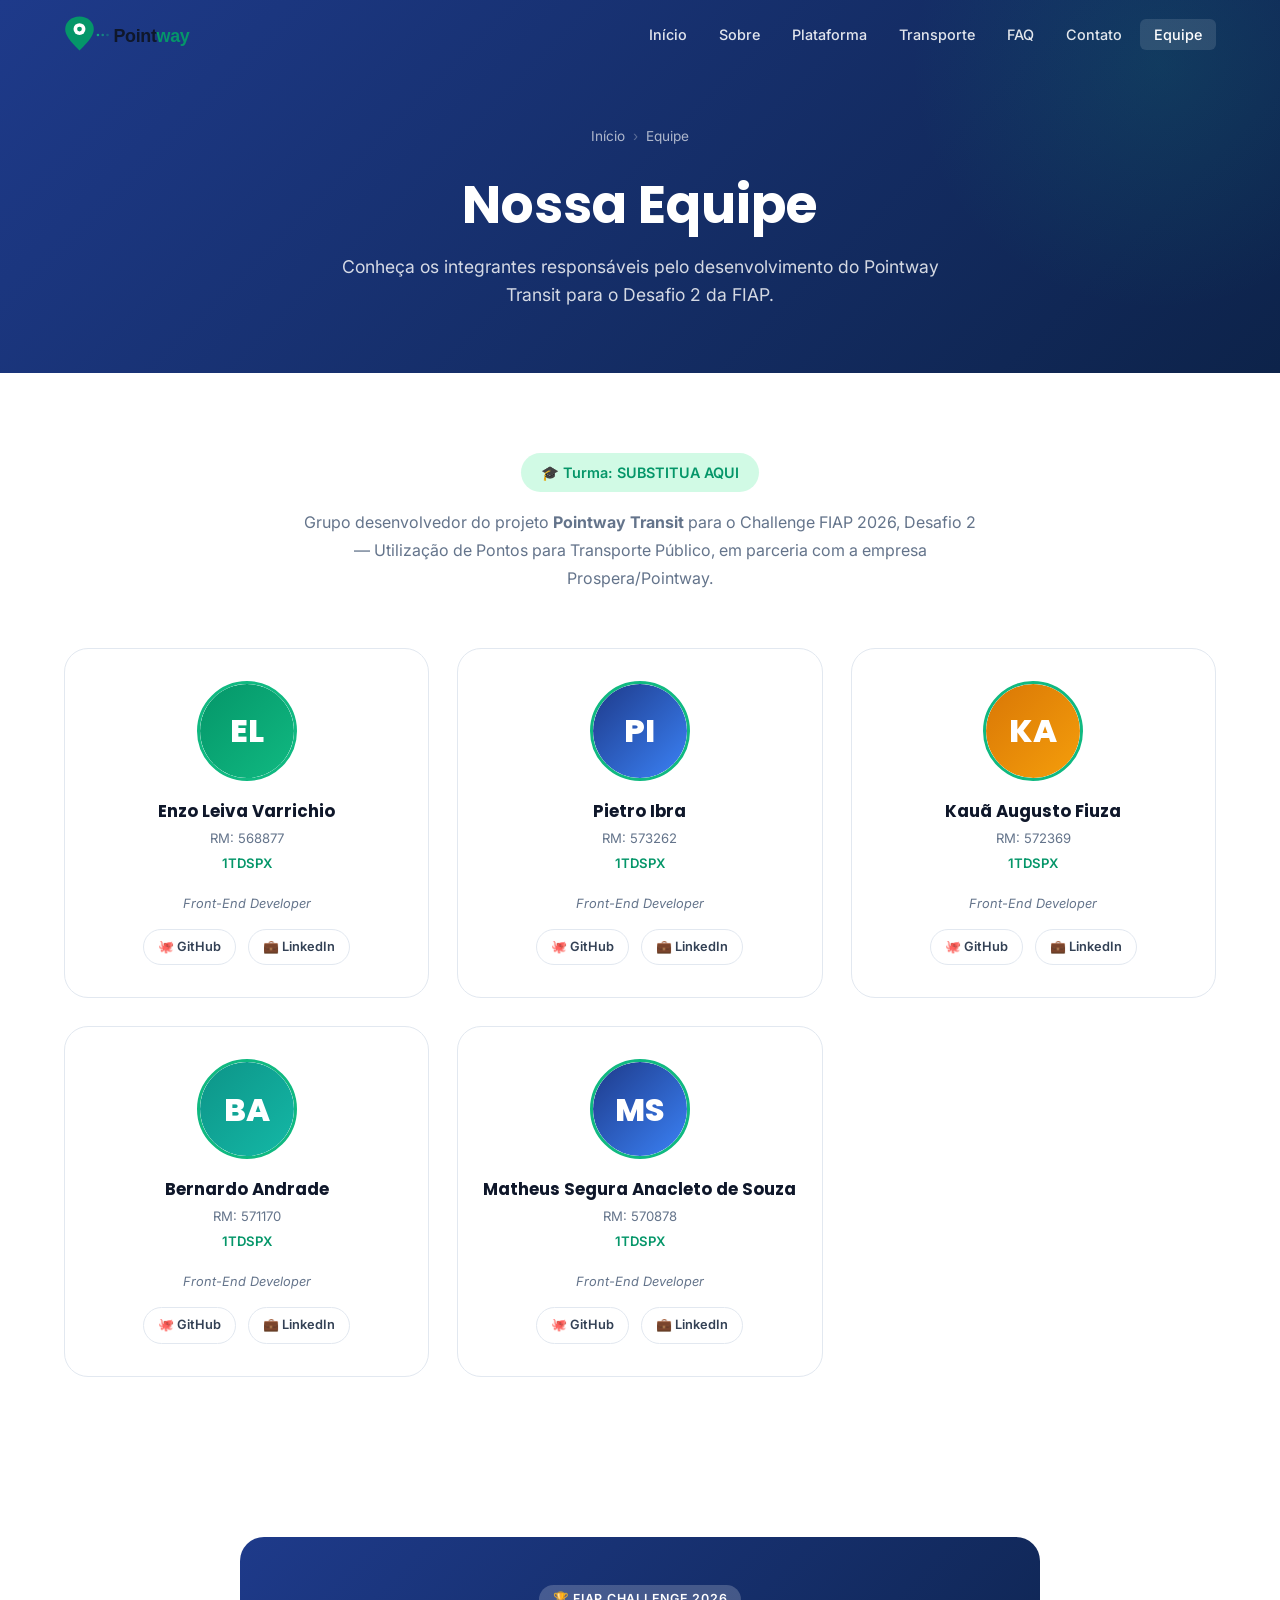
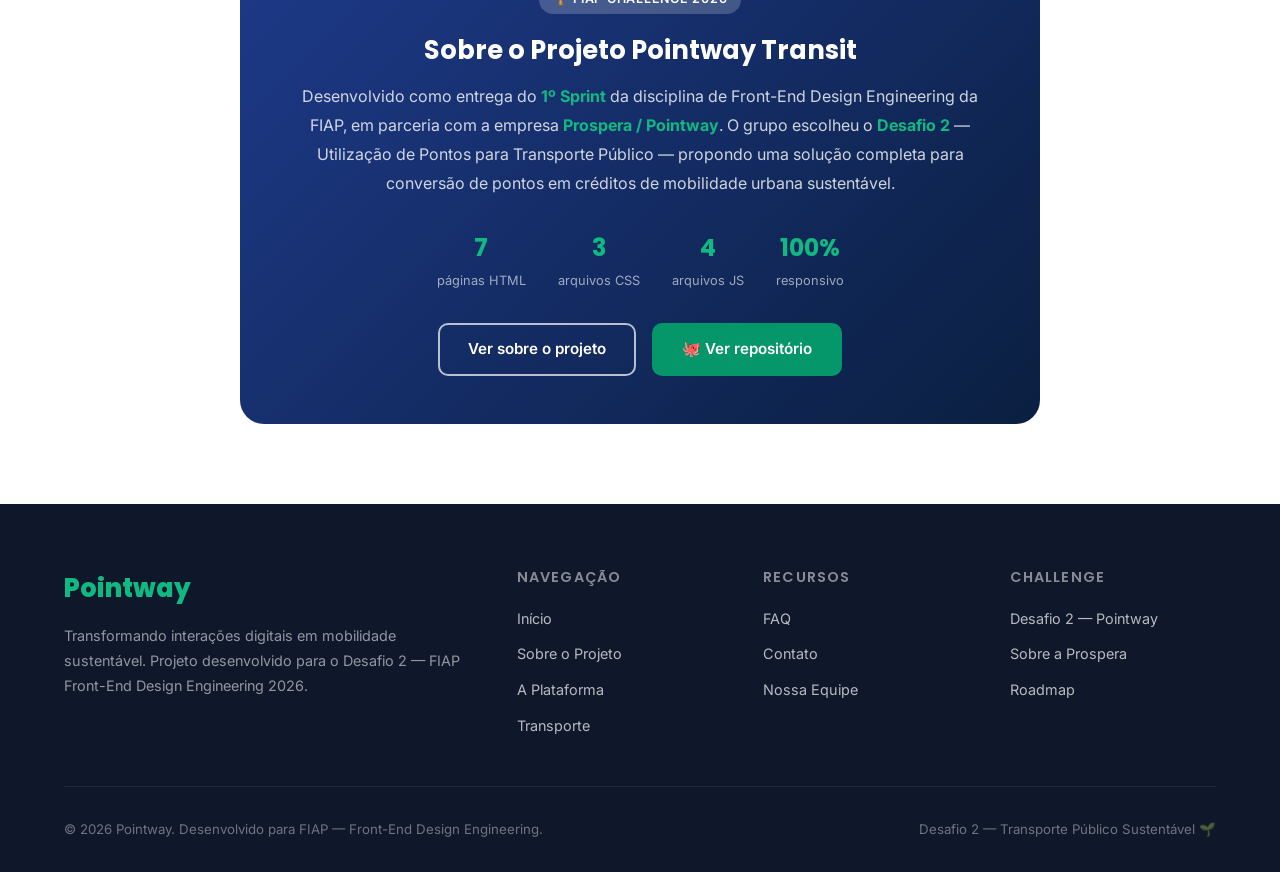
<file: integrantes.html>
<!DOCTYPE html>
<html lang="pt-BR">
<head>
  <meta charset="UTF-8" />
  <meta name="viewport" content="width=device-width, initial-scale=1.0" />
  <meta name="description" content="Equipe Pointway — Conheça os integrantes do grupo responsável pelo projeto FIAP 2026." />
  <title>Equipe — Pointway</title>
  <link rel="stylesheet" href="css/style.css" />
  <link rel="stylesheet" href="css/components.css" />
  <link rel="stylesheet" href="css/responsive.css" />
  <style>
    /*
      ============================================================
      ATENÇÃO — PREENCHA OS DADOS REAIS DO SEU GRUPO AQUI
      Substitua os placeholders por nome, RM, turma, GitHub e
      LinkedIn de cada integrante. Adicione ou remova cards
      conforme o número de pessoas no grupo.
      ============================================================
    */

    .team-section-intro {
      max-width: 680px;
      margin: 0 auto 3.5rem;
      text-align: center;
    }

    .turma-badge {
      display: inline-flex;
      align-items: center;
      gap: 0.5rem;
      background: var(--primary-bg);
      color: var(--primary);
      padding: 0.5rem 1.25rem;
      border-radius: var(--radius-full);
      font-weight: 600;
      font-size: 0.9rem;
      margin-bottom: 1rem;
    }

    /* Foto placeholder com iniciais */
    .team-initials {
      width: 100%;
      height: 100%;
      background: linear-gradient(135deg, var(--primary), var(--primary-light));
      display: flex;
      align-items: center;
      justify-content: center;
      font-family: var(--font-heading);
      font-size: 2rem;
      font-weight: 800;
      color: var(--white);
      border-radius: 50%;
    }

    /* Cores alternadas para os avatares */
    .avatar-blue .team-initials {
      background: linear-gradient(135deg, var(--secondary), var(--secondary-light));
    }
    .avatar-amber .team-initials {
      background: linear-gradient(135deg, var(--accent), var(--accent-light));
    }
    .avatar-teal .team-initials {
      background: linear-gradient(135deg, #0d9488, #14b8a6);
    }

    .team-role {
      font-size: 0.8rem;
      color: var(--gray);
      margin-bottom: 0.875rem;
      font-style: italic;
    }

    .about-project-card {
      background: linear-gradient(135deg, var(--secondary), #0a1f40);
      color: var(--white);
      border-radius: var(--radius-xl);
      padding: 3rem;
      text-align: center;
      max-width: 800px;
      margin: 0 auto;
    }
    .about-project-card h3 { color: var(--white); margin-bottom: 1rem; }
    .about-project-card p { color: rgba(255,255,255,0.8); line-height: 1.8; }

    .project-meta {
      display: flex;
      justify-content: center;
      gap: 2rem;
      margin-top: 2rem;
      flex-wrap: wrap;
    }
    .meta-item { text-align: center; }
    .meta-val {
      font-family: var(--font-heading);
      font-size: 1.5rem;
      font-weight: 700;
      color: var(--primary-light);
    }
    .meta-lbl { font-size: 0.8rem; color: rgba(255,255,255,0.6); margin-top: 0.2rem; }
  </style>
</head>
<body>

  <!-- ==================== NAVBAR ==================== -->
  <header class="navbar" id="navbar">
    <div class="container">
      <nav class="nav">
        <a href="index.html" class="nav-logo"><img src="assets/images/logo.svg" alt="Pointway" height="38" /></a>
        <ul class="nav-links" id="navLinks">
          <li><a href="index.html" class="nav-link">Início</a></li>
          <li><a href="sobre.html" class="nav-link">Sobre</a></li>
          <li><a href="solucao.html" class="nav-link">Plataforma</a></li>
          <li><a href="transporte.html" class="nav-link">Transporte</a></li>
          <li><a href="faq.html" class="nav-link">FAQ</a></li>
          <li><a href="contato.html" class="nav-link">Contato</a></li>
          <li><a href="integrantes.html" class="nav-link">Equipe</a></li>
        </ul>
        <button class="hamburger" id="hamburger" aria-label="Abrir menu">
          <span></span><span></span><span></span>
        </button>
      </nav>
    </div>
  </header>

  <main>

    <!-- ==================== HERO DA PÁGINA ==================== -->
    <section class="page-hero">
      <div class="container">
        <nav class="breadcrumb" aria-label="Navegação estrutural">
          <a href="index.html">Início</a>
          <span class="breadcrumb-sep">›</span>
          <span>Equipe</span>
        </nav>
        <h1>Nossa Equipe</h1>
        <p>Conheça os integrantes responsáveis pelo desenvolvimento do Pointway Transit para o Desafio 2 da FIAP.</p>
      </div>
    </section>

    <!-- ==================== INTEGRANTES ==================== -->
    <section class="section">
      <div class="container">

        <div class="team-section-intro fade-in">
          <!-- ATENÇÃO: substitua pelo nome real da turma -->
          <div class="turma-badge">🎓 Turma: SUBSTITUA AQUI</div>
          <p style="color: var(--gray); line-height: 1.75;">
            Grupo desenvolvedor do projeto <strong>Pointway Transit</strong> para o Challenge FIAP 2026,
            Desafio 2 — Utilização de Pontos para Transporte Público, em parceria com a empresa Prospera/Pointway.
          </p>
        </div>

        <div class="team-grid" style="grid-template-columns: repeat(3, 1fr);">

          <!-- Enzo Leiva Varrichio -->
          <article class="team-card fade-in">
            <div class="team-photo-wrapper">
              <div class="team-initials">EL</div>
            </div>
            <h3 class="team-name">Enzo Leiva Varrichio</h3>
            <p class="team-rm">RM: 568877</p>
            <p class="team-turma">1TDSPX</p>
            <p class="team-role">Front-End Developer</p>
            <div class="team-links">
              <a href="https://github.com/enzoleiva2008-blip" target="_blank" rel="noopener" class="team-link github" aria-label="GitHub de Enzo">
                🐙 GitHub
              </a>
              <a href="https://www.linkedin.com/in/enzo-leiva-varrichio-88ba273a1/" target="_blank" rel="noopener" class="team-link linkedin" aria-label="LinkedIn de Enzo">
                💼 LinkedIn
              </a>
            </div>
          </article>

          <!-- Pietro Ibra -->
          <article class="team-card fade-in" style="transition-delay: 0.1s;">
            <div class="team-photo-wrapper avatar-blue">
              <div class="team-initials">PI</div>
            </div>
            <h3 class="team-name">Pietro Ibra</h3>
            <p class="team-rm">RM: 573262</p>
            <p class="team-turma">1TDSPX</p>
            <p class="team-role">Front-End Developer</p>
            <div class="team-links">
              <a href="https://github.com/PietroIbra" target="_blank" rel="noopener" class="team-link github" aria-label="GitHub de Pietro">
                🐙 GitHub
              </a>
              <a href="https://www.linkedin.com/in/pietroibra/" target="_blank" rel="noopener" class="team-link linkedin" aria-label="LinkedIn de Pietro">
                💼 LinkedIn
              </a>
            </div>
          </article>

          <!-- Kauã Augusto Fiuza -->
          <article class="team-card fade-in" style="transition-delay: 0.2s;">
            <div class="team-photo-wrapper avatar-amber">
              <div class="team-initials">KA</div>
            </div>
            <h3 class="team-name">Kauã Augusto Fiuza</h3>
            <p class="team-rm">RM: 572369</p>
            <p class="team-turma">1TDSPX</p>
            <p class="team-role">Front-End Developer</p>
            <div class="team-links">
              <a href="https://github.com/KauaznX" target="_blank" rel="noopener" class="team-link github" aria-label="GitHub de Kauã">
                🐙 GitHub
              </a>
              <a href="https://www.linkedin.com/in/kauã-fiuza-94a039313/" target="_blank" rel="noopener" class="team-link linkedin" aria-label="LinkedIn de Kauã">
                💼 LinkedIn
              </a>
            </div>
          </article>

          <!-- Bernardo Andrade -->
          <article class="team-card fade-in" style="transition-delay: 0.3s;">
            <div class="team-photo-wrapper avatar-teal">
              <div class="team-initials">BA</div>
            </div>
            <h3 class="team-name">Bernardo Andrade</h3>
            <p class="team-rm">RM: 571170</p>
            <p class="team-turma">1TDSPX</p>
            <p class="team-role">Front-End Developer</p>
            <div class="team-links">
              <a href="https://github.com/bernardopqr-cpu" target="_blank" rel="noopener" class="team-link github" aria-label="GitHub de Bernardo">
                🐙 GitHub
              </a>
              <a href="https://www.linkedin.com/in/bernardo-andrade-230aa4408" target="_blank" rel="noopener" class="team-link linkedin" aria-label="LinkedIn de Bernardo">
                💼 LinkedIn
              </a>
            </div>
          </article>

          <!-- Matheus Segura Anacleto de Souza -->
          <article class="team-card fade-in" style="transition-delay: 0.4s;">
            <div class="team-photo-wrapper avatar-blue">
              <div class="team-initials">MS</div>
            </div>
            <h3 class="team-name">Matheus Segura Anacleto de Souza</h3>
            <p class="team-rm">RM: 570878</p>
            <p class="team-turma">1TDSPX</p>
            <p class="team-role">Front-End Developer</p>
            <div class="team-links">
              <a href="https://github.com/MatheuSegura" target="_blank" rel="noopener" class="team-link github" aria-label="GitHub de Matheus">
                🐙 GitHub
              </a>
              <a href="https://www.linkedin.com/in/matheussegura/" target="_blank" rel="noopener" class="team-link linkedin" aria-label="LinkedIn de Matheus">
                💼 LinkedIn
              </a>
            </div>
          </article>

          <!-- (espaço reservado para grid 3x2) -->
          <div style="visibility: hidden;" aria-hidden="true"></div>


        </div>
      </div>
    </section>

    <!-- ==================== SOBRE O PROJETO ==================== -->
    <section class="section bg-light">
      <div class="container">
        <div class="about-project-card fade-in">
          <span class="badge badge-white" style="margin-bottom: 1.25rem; display: inline-flex;">🏆 FIAP Challenge 2026</span>
          <h3>Sobre o Projeto Pointway Transit</h3>
          <p>
            Desenvolvido como entrega do <strong style="color: var(--primary-light);">1º Sprint</strong> da disciplina de
            Front-End Design Engineering da FIAP, em parceria com a empresa <strong style="color: var(--primary-light);">Prospera / Pointway</strong>.
            O grupo escolheu o <strong style="color: var(--primary-light);">Desafio 2</strong> — Utilização de Pontos para Transporte Público —
            propondo uma solução completa para conversão de pontos em créditos de mobilidade urbana sustentável.
          </p>
          <div class="project-meta">
            <div class="meta-item">
              <div class="meta-val">7</div>
              <div class="meta-lbl">páginas HTML</div>
            </div>
            <div class="meta-item">
              <div class="meta-val">3</div>
              <div class="meta-lbl">arquivos CSS</div>
            </div>
            <div class="meta-item">
              <div class="meta-val">4</div>
              <div class="meta-lbl">arquivos JS</div>
            </div>
            <div class="meta-item">
              <div class="meta-val">100%</div>
              <div class="meta-lbl">responsivo</div>
            </div>
          </div>
          <div style="margin-top: 2rem; display: flex; gap: 1rem; justify-content: center; flex-wrap: wrap;">
            <a href="sobre.html" class="btn btn-outline-white">Ver sobre o projeto</a>
            <!-- ATENÇÃO: substitua pelo link real do repositório no GitHub -->
            <a href="https://github.com/enzoleiva2008-blip/fiap-" target="_blank" rel="noopener" class="btn btn-primary">🐙 Ver repositório</a>
          </div>
        </div>
      </div>
    </section>

  </main>

  <!-- ==================== FOOTER ==================== -->
  <footer class="footer">
    <div class="container">
      <div class="footer-grid">
        <div class="footer-brand">
          <span class="footer-logo">Pointway</span>
          <p>Transformando interações digitais em mobilidade sustentável. Projeto desenvolvido para o Desafio 2 — FIAP Front-End Design Engineering 2026.</p>
        </div>
        <div>
          <h4 class="footer-title">Navegação</h4>
          <ul class="footer-links">
            <li><a href="index.html">Início</a></li>
            <li><a href="sobre.html">Sobre o Projeto</a></li>
            <li><a href="solucao.html">A Plataforma</a></li>
            <li><a href="transporte.html">Transporte</a></li>
          </ul>
        </div>
        <div>
          <h4 class="footer-title">Recursos</h4>
          <ul class="footer-links">
            <li><a href="faq.html">FAQ</a></li>
            <li><a href="contato.html">Contato</a></li>
            <li><a href="integrantes.html">Nossa Equipe</a></li>
          </ul>
        </div>
        <div>
          <h4 class="footer-title">Challenge</h4>
          <ul class="footer-links">
            <li><a href="sobre.html#desafio">Desafio 2 — Pointway</a></li>
            <li><a href="sobre.html#prospera">Sobre a Prospera</a></li>
            <li><a href="sobre.html#roadmap">Roadmap</a></li>
          </ul>
        </div>
      </div>
      <hr class="footer-divider" />
      <div class="footer-bottom">
        <p>&copy; 2026 Pointway. Desenvolvido para FIAP — Front-End Design Engineering.</p>
        <p>Desafio 2 — Transporte Público Sustentável 🌱</p>
      </div>
    </div>
  </footer>

  <button class="scroll-top" id="scrollTop" aria-label="Voltar ao topo">↑</button>
  <script src="js/main.js"></script>
</body>
</html>
</file>
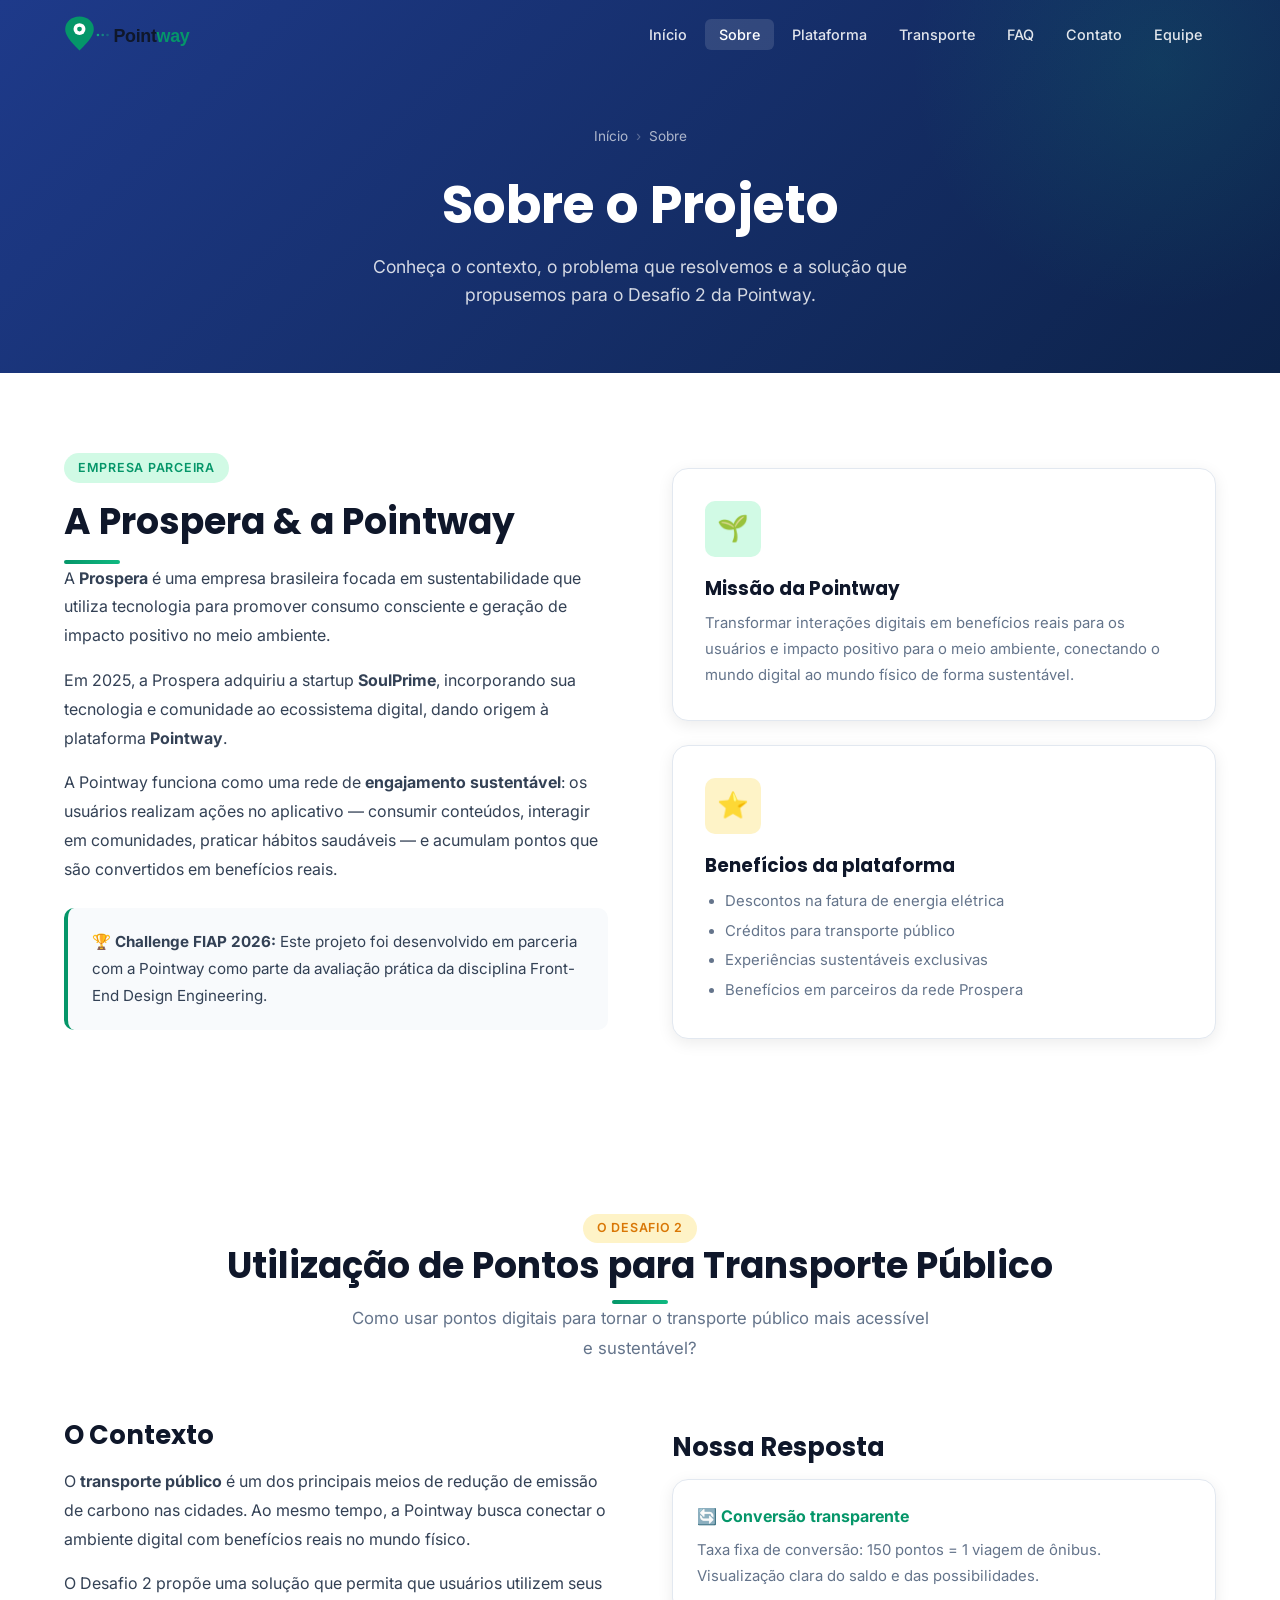
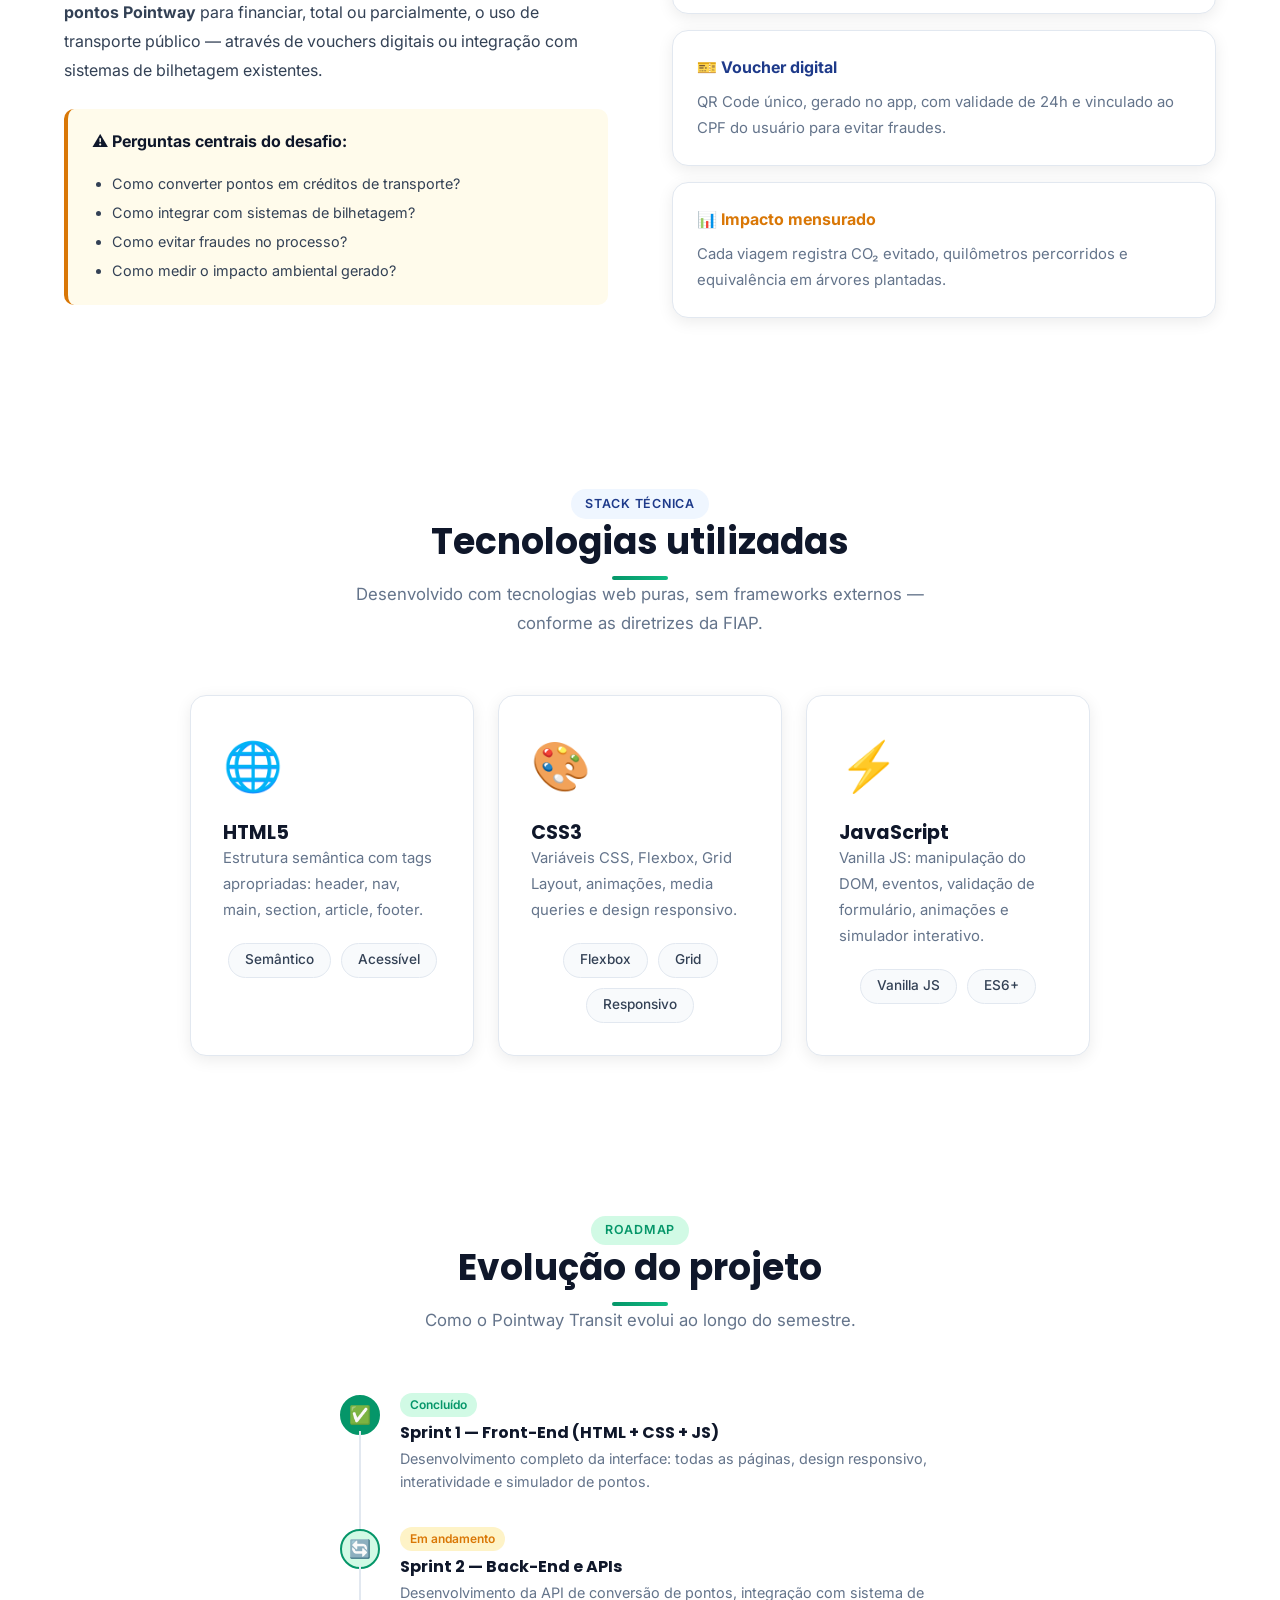
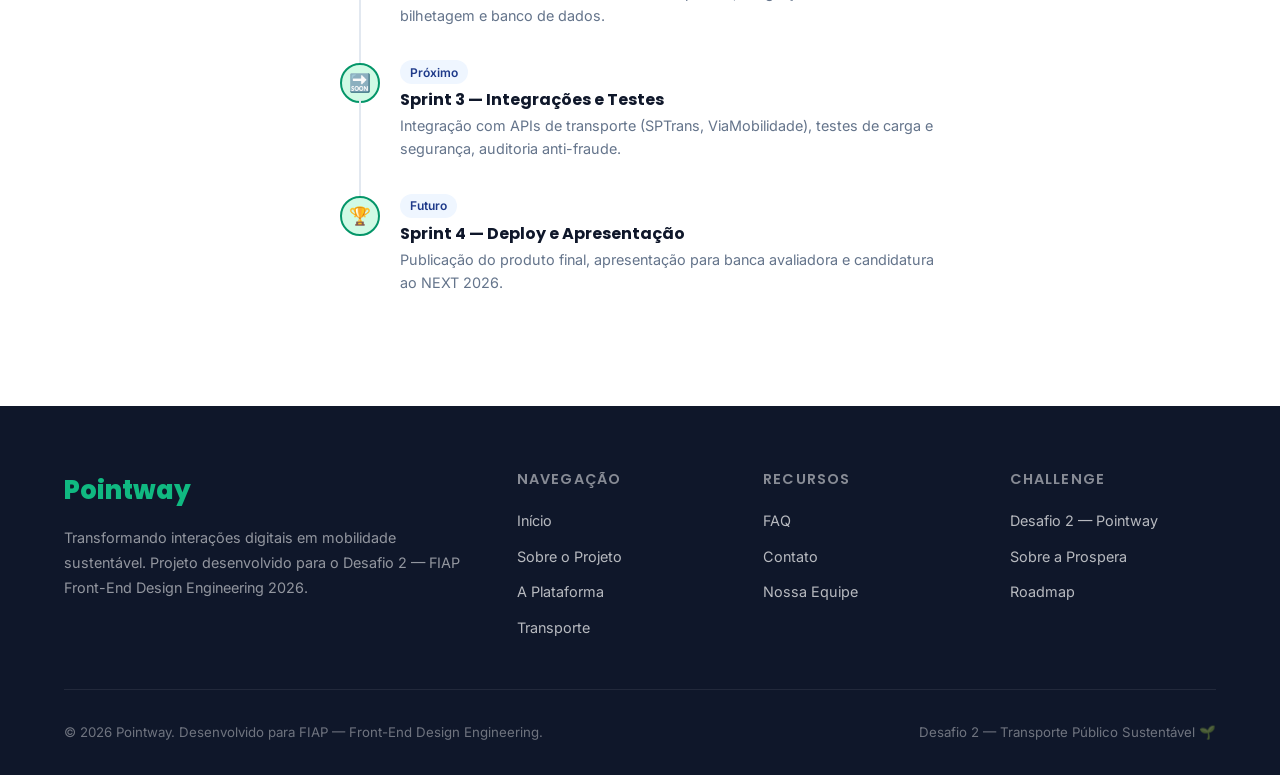
<file: sobre.html>
<!DOCTYPE html>
<html lang="pt-BR">
<head>
  <meta charset="UTF-8" />
  <meta name="viewport" content="width=device-width, initial-scale=1.0" />
  <meta name="description" content="Sobre o Pointway — Contexto, problema, solução proposta e tecnologias utilizadas no projeto FIAP 2026." />
  <title>Sobre — Pointway</title>
  <link rel="stylesheet" href="css/style.css" />
  <link rel="stylesheet" href="css/components.css" />
  <link rel="stylesheet" href="css/responsive.css" />
</head>
<body>

  <!-- ==================== NAVBAR ==================== -->
  <header class="navbar" id="navbar">
    <div class="container">
      <nav class="nav">
        <a href="index.html" class="nav-logo"><img src="assets/images/logo.svg" alt="Pointway" height="38" /></a>
        <ul class="nav-links" id="navLinks">
          <li><a href="index.html" class="nav-link">Início</a></li>
          <li><a href="sobre.html" class="nav-link">Sobre</a></li>
          <li><a href="solucao.html" class="nav-link">Plataforma</a></li>
          <li><a href="transporte.html" class="nav-link">Transporte</a></li>
          <li><a href="faq.html" class="nav-link">FAQ</a></li>
          <li><a href="contato.html" class="nav-link">Contato</a></li>
          <li><a href="integrantes.html" class="nav-link">Equipe</a></li>
        </ul>
        <button class="hamburger" id="hamburger" aria-label="Abrir menu">
          <span></span><span></span><span></span>
        </button>
      </nav>
    </div>
  </header>

  <main>

    <!-- ==================== HERO DA PÁGINA ==================== -->
    <section class="page-hero">
      <div class="container">
        <nav class="breadcrumb" aria-label="Navegação estrutural">
          <a href="index.html">Início</a>
          <span class="breadcrumb-sep">›</span>
          <span>Sobre</span>
        </nav>
        <h1>Sobre o Projeto</h1>
        <p>Conheça o contexto, o problema que resolvemos e a solução que propusemos para o Desafio 2 da Pointway.</p>
      </div>
    </section>

    <!-- ==================== SOBRE A SOULUP ==================== -->
    <section class="section" id="prospera">
      <div class="container">
        <div class="about-grid">
          <div class="about-text fade-in-left">
            <span class="badge badge-primary">Empresa parceira</span>
            <h2 style="margin-top: 1rem;">A Prospera &amp; a Pointway</h2>
            <div class="divider divider-left"></div>
            <p>A <strong>Prospera</strong> é uma empresa brasileira focada em sustentabilidade que utiliza tecnologia para promover consumo consciente e geração de impacto positivo no meio ambiente.</p>
            <p>Em 2025, a Prospera adquiriu a startup <strong>SoulPrime</strong>, incorporando sua tecnologia e comunidade ao ecossistema digital, dando origem à plataforma <strong>Pointway</strong>.</p>
            <p>A Pointway funciona como uma rede de <strong>engajamento sustentável</strong>: os usuários realizam ações no aplicativo — consumir conteúdos, interagir em comunidades, praticar hábitos saudáveis — e acumulam pontos que são convertidos em benefícios reais.</p>
            <div class="info-box">
              <p>🏆 <strong>Challenge FIAP 2026:</strong> Este projeto foi desenvolvido em parceria com a Pointway como parte da avaliação prática da disciplina Front-End Design Engineering.</p>
            </div>
          </div>
          <div class="fade-in-right">
            <div class="card" style="margin-bottom: 1.5rem;">
              <div class="card-icon icon-primary">🌱</div>
              <h3 class="card-title">Missão da Pointway</h3>
              <p class="card-text">Transformar interações digitais em benefícios reais para os usuários e impacto positivo para o meio ambiente, conectando o mundo digital ao mundo físico de forma sustentável.</p>
            </div>
            <div class="card">
              <div class="card-icon icon-accent">⭐</div>
              <h3 class="card-title">Benefícios da plataforma</h3>
              <ul style="color: var(--gray); font-size: 0.93rem; line-height: 2; padding-left: 1.25rem; list-style: disc;">
                <li>Descontos na fatura de energia elétrica</li>
                <li>Créditos para transporte público</li>
                <li>Experiências sustentáveis exclusivas</li>
                <li>Benefícios em parceiros da rede Prospera</li>
              </ul>
            </div>
          </div>
        </div>
      </div>
    </section>

    <!-- ==================== O PROBLEMA (DESAFIO 2) ==================== -->
    <section class="section bg-light" id="desafio">
      <div class="container">
        <div class="section-header fade-in">
          <span class="badge badge-accent">O Desafio 2</span>
          <h2>Utilização de Pontos para Transporte Público</h2>
          <div class="divider"></div>
          <p class="section-desc">Como usar pontos digitais para tornar o transporte público mais acessível e sustentável?</p>
        </div>
        <div class="about-grid">
          <div class="fade-in-left">
            <h3 style="margin-bottom: 1rem;">O Contexto</h3>
            <p style="color: var(--gray-dark); line-height: 1.8;">O <strong>transporte público</strong> é um dos principais meios de redução de emissão de carbono nas cidades. Ao mesmo tempo, a Pointway busca conectar o ambiente digital com benefícios reais no mundo físico.</p>
            <p style="color: var(--gray-dark); line-height: 1.8;">O Desafio 2 propõe uma solução que permita que usuários utilizem seus <strong>pontos Pointway</strong> para financiar, total ou parcialmente, o uso de transporte público — através de vouchers digitais ou integração com sistemas de bilhetagem existentes.</p>
            <div class="warning-box">
              <p>⚠️ <strong>Perguntas centrais do desafio:</strong></p>
              <ul style="color: var(--gray-dark); font-size: 0.9rem; line-height: 2; margin-top: 0.5rem; padding-left: 1.25rem; list-style: disc;">
                <li>Como converter pontos em créditos de transporte?</li>
                <li>Como integrar com sistemas de bilhetagem?</li>
                <li>Como evitar fraudes no processo?</li>
                <li>Como medir o impacto ambiental gerado?</li>
              </ul>
            </div>
          </div>
          <div class="fade-in-right">
            <h3 style="margin-bottom: 1rem;">Nossa Resposta</h3>
            <div style="display: flex; flex-direction: column; gap: 1rem;">
              <div class="card" style="padding: 1.5rem;">
                <strong style="color: var(--primary);">🔄 Conversão transparente</strong>
                <p class="card-text" style="margin-top: 0.5rem;">Taxa fixa de conversão: 150 pontos = 1 viagem de ônibus. Visualização clara do saldo e das possibilidades.</p>
              </div>
              <div class="card" style="padding: 1.5rem;">
                <strong style="color: var(--secondary);">🎫 Voucher digital</strong>
                <p class="card-text" style="margin-top: 0.5rem;">QR Code único, gerado no app, com validade de 24h e vinculado ao CPF do usuário para evitar fraudes.</p>
              </div>
              <div class="card" style="padding: 1.5rem;">
                <strong style="color: var(--accent);">📊 Impacto mensurado</strong>
                <p class="card-text" style="margin-top: 0.5rem;">Cada viagem registra CO₂ evitado, quilômetros percorridos e equivalência em árvores plantadas.</p>
              </div>
            </div>
          </div>
        </div>
      </div>
    </section>

    <!-- ==================== TECNOLOGIAS ==================== -->
    <section class="section">
      <div class="container">
        <div class="section-header fade-in">
          <span class="badge badge-secondary">Stack técnica</span>
          <h2>Tecnologias utilizadas</h2>
          <div class="divider"></div>
          <p class="section-desc">Desenvolvido com tecnologias web puras, sem frameworks externos — conforme as diretrizes da FIAP.</p>
        </div>
        <div style="display: grid; grid-template-columns: repeat(3, 1fr); gap: 1.5rem; max-width: 900px; margin: 0 auto;">
          <article class="card text-center fade-in">
            <div style="font-size: 3rem; margin-bottom: 1rem;">🌐</div>
            <h4>HTML5</h4>
            <p class="card-text">Estrutura semântica com tags apropriadas: header, nav, main, section, article, footer.</p>
            <div class="tech-list" style="justify-content: center;">
              <span class="tech-tag">Semântico</span>
              <span class="tech-tag">Acessível</span>
            </div>
          </article>
          <article class="card text-center fade-in" style="transition-delay: 0.1s;">
            <div style="font-size: 3rem; margin-bottom: 1rem;">🎨</div>
            <h4>CSS3</h4>
            <p class="card-text">Variáveis CSS, Flexbox, Grid Layout, animações, media queries e design responsivo.</p>
            <div class="tech-list" style="justify-content: center;">
              <span class="tech-tag">Flexbox</span>
              <span class="tech-tag">Grid</span>
              <span class="tech-tag">Responsivo</span>
            </div>
          </article>
          <article class="card text-center fade-in" style="transition-delay: 0.2s;">
            <div style="font-size: 3rem; margin-bottom: 1rem;">⚡</div>
            <h4>JavaScript</h4>
            <p class="card-text">Vanilla JS: manipulação do DOM, eventos, validação de formulário, animações e simulador interativo.</p>
            <div class="tech-list" style="justify-content: center;">
              <span class="tech-tag">Vanilla JS</span>
              <span class="tech-tag">ES6+</span>
            </div>
          </article>
        </div>
      </div>
    </section>

    <!-- ==================== ROADMAP ==================== -->
    <section class="section bg-light" id="roadmap">
      <div class="container">
        <div class="section-header fade-in">
          <span class="badge badge-primary">Roadmap</span>
          <h2>Evolução do projeto</h2>
          <div class="divider"></div>
          <p class="section-desc">Como o Pointway Transit evolui ao longo do semestre.</p>
        </div>
        <div class="roadmap" style="max-width: 600px; margin: 0 auto;" id="roadmap">
          <div class="roadmap-item fade-in">
            <div class="roadmap-dot done">✅</div>
            <div class="roadmap-content">
              <span class="roadmap-tag tag-done">Concluído</span>
              <h4>Sprint 1 — Front-End (HTML + CSS + JS)</h4>
              <p>Desenvolvimento completo da interface: todas as páginas, design responsivo, interatividade e simulador de pontos.</p>
            </div>
          </div>
          <div class="roadmap-item fade-in">
            <div class="roadmap-dot">🔄</div>
            <div class="roadmap-content">
              <span class="roadmap-tag tag-progress">Em andamento</span>
              <h4>Sprint 2 — Back-End e APIs</h4>
              <p>Desenvolvimento da API de conversão de pontos, integração com sistema de bilhetagem e banco de dados.</p>
            </div>
          </div>
          <div class="roadmap-item fade-in">
            <div class="roadmap-dot">🔜</div>
            <div class="roadmap-content">
              <span class="roadmap-tag tag-next">Próximo</span>
              <h4>Sprint 3 — Integrações e Testes</h4>
              <p>Integração com APIs de transporte (SPTrans, ViaMobilidade), testes de carga e segurança, auditoria anti-fraude.</p>
            </div>
          </div>
          <div class="roadmap-item fade-in">
            <div class="roadmap-dot">🏆</div>
            <div class="roadmap-content">
              <span class="roadmap-tag tag-next">Futuro</span>
              <h4>Sprint 4 — Deploy e Apresentação</h4>
              <p>Publicação do produto final, apresentação para banca avaliadora e candidatura ao NEXT 2026.</p>
            </div>
          </div>
        </div>
      </div>
    </section>

  </main>

  <!-- ==================== FOOTER ==================== -->
  <footer class="footer">
    <div class="container">
      <div class="footer-grid">
        <div class="footer-brand">
          <span class="footer-logo">Pointway</span>
          <p>Transformando interações digitais em mobilidade sustentável. Projeto desenvolvido para o Desafio 2 — FIAP Front-End Design Engineering 2026.</p>
        </div>
        <div>
          <h4 class="footer-title">Navegação</h4>
          <ul class="footer-links">
            <li><a href="index.html">Início</a></li>
            <li><a href="sobre.html">Sobre o Projeto</a></li>
            <li><a href="solucao.html">A Plataforma</a></li>
            <li><a href="transporte.html">Transporte</a></li>
          </ul>
        </div>
        <div>
          <h4 class="footer-title">Recursos</h4>
          <ul class="footer-links">
            <li><a href="faq.html">FAQ</a></li>
            <li><a href="contato.html">Contato</a></li>
            <li><a href="integrantes.html">Nossa Equipe</a></li>
          </ul>
        </div>
        <div>
          <h4 class="footer-title">Challenge</h4>
          <ul class="footer-links">
            <li><a href="sobre.html#desafio">Desafio 2 — Pointway</a></li>
            <li><a href="sobre.html#prospera">Sobre a Prospera</a></li>
            <li><a href="sobre.html#roadmap">Roadmap</a></li>
          </ul>
        </div>
      </div>
      <hr class="footer-divider" />
      <div class="footer-bottom">
        <p>&copy; 2026 Pointway. Desenvolvido para FIAP — Front-End Design Engineering.</p>
        <p>Desafio 2 — Transporte Público Sustentável 🌱</p>
      </div>
    </div>
  </footer>

  <button class="scroll-top" id="scrollTop" aria-label="Voltar ao topo">↑</button>
  <script src="js/main.js"></script>
</body>
</html>
</file>
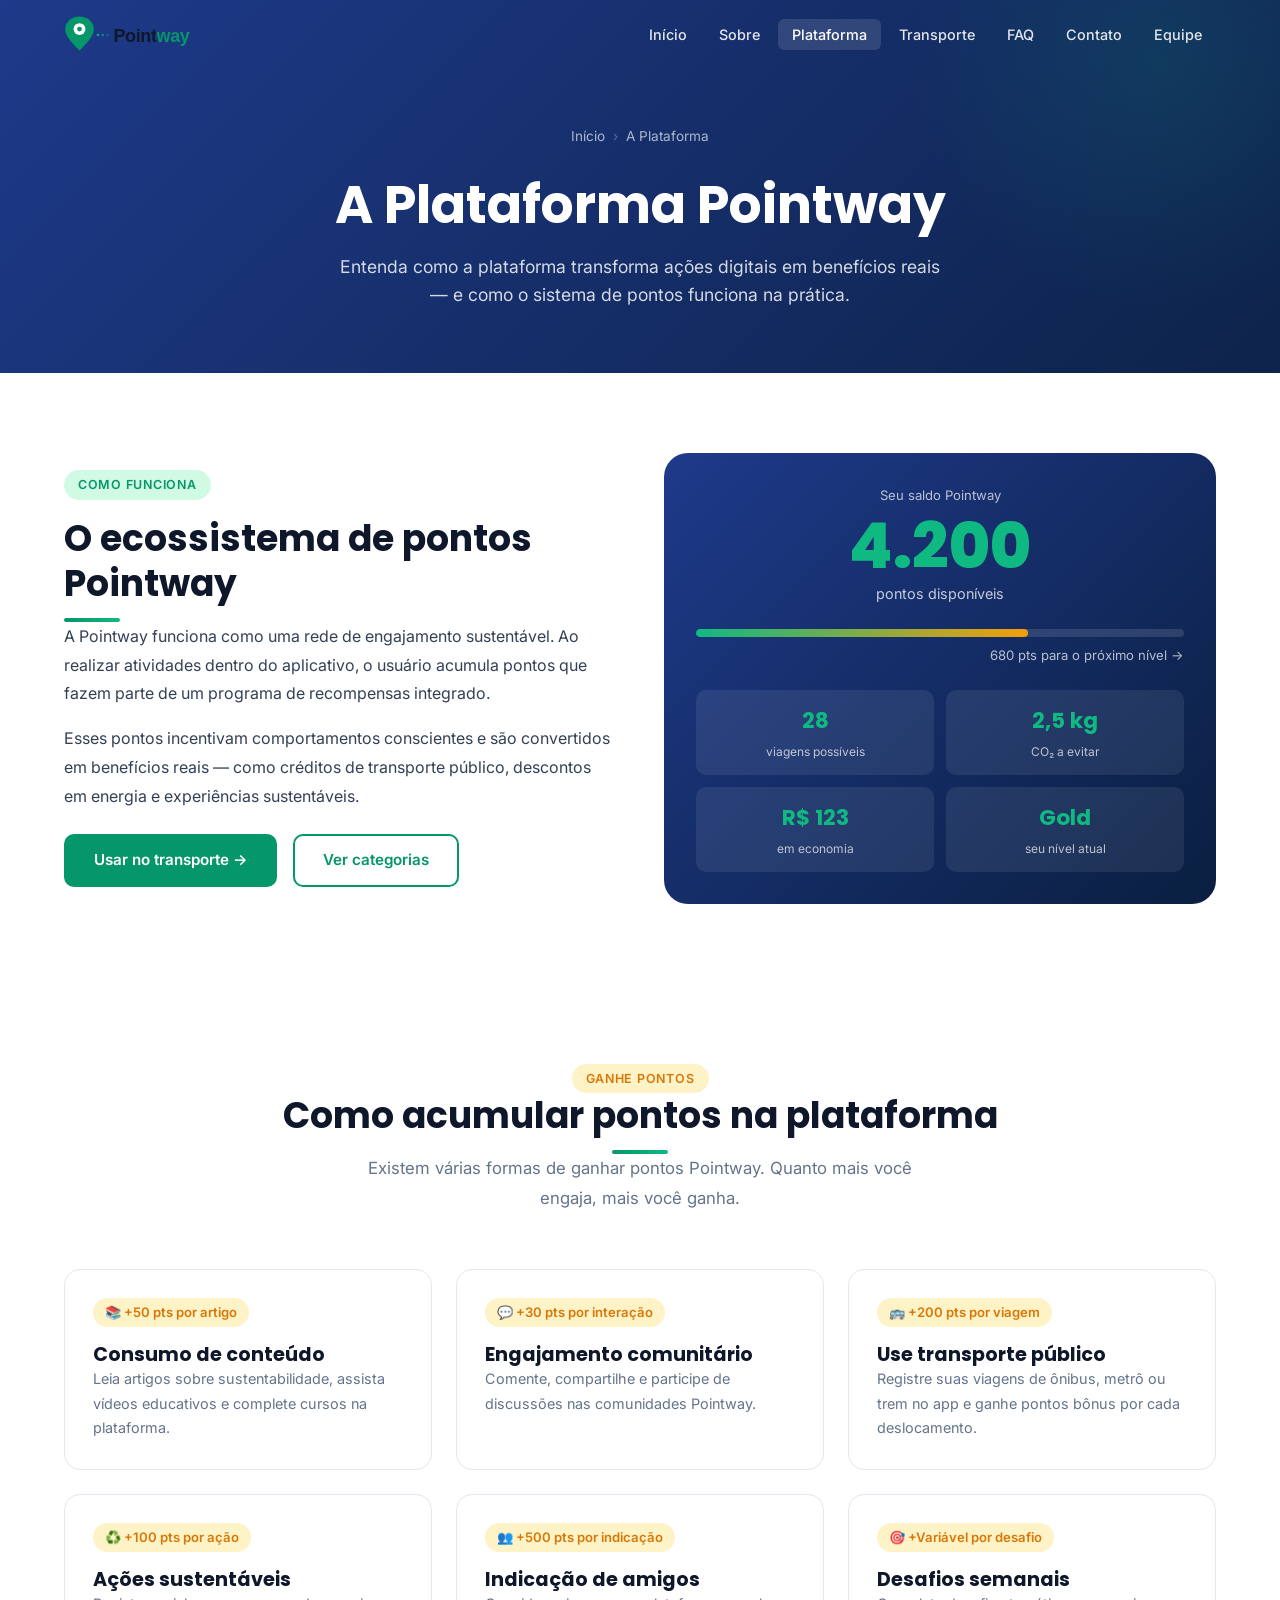
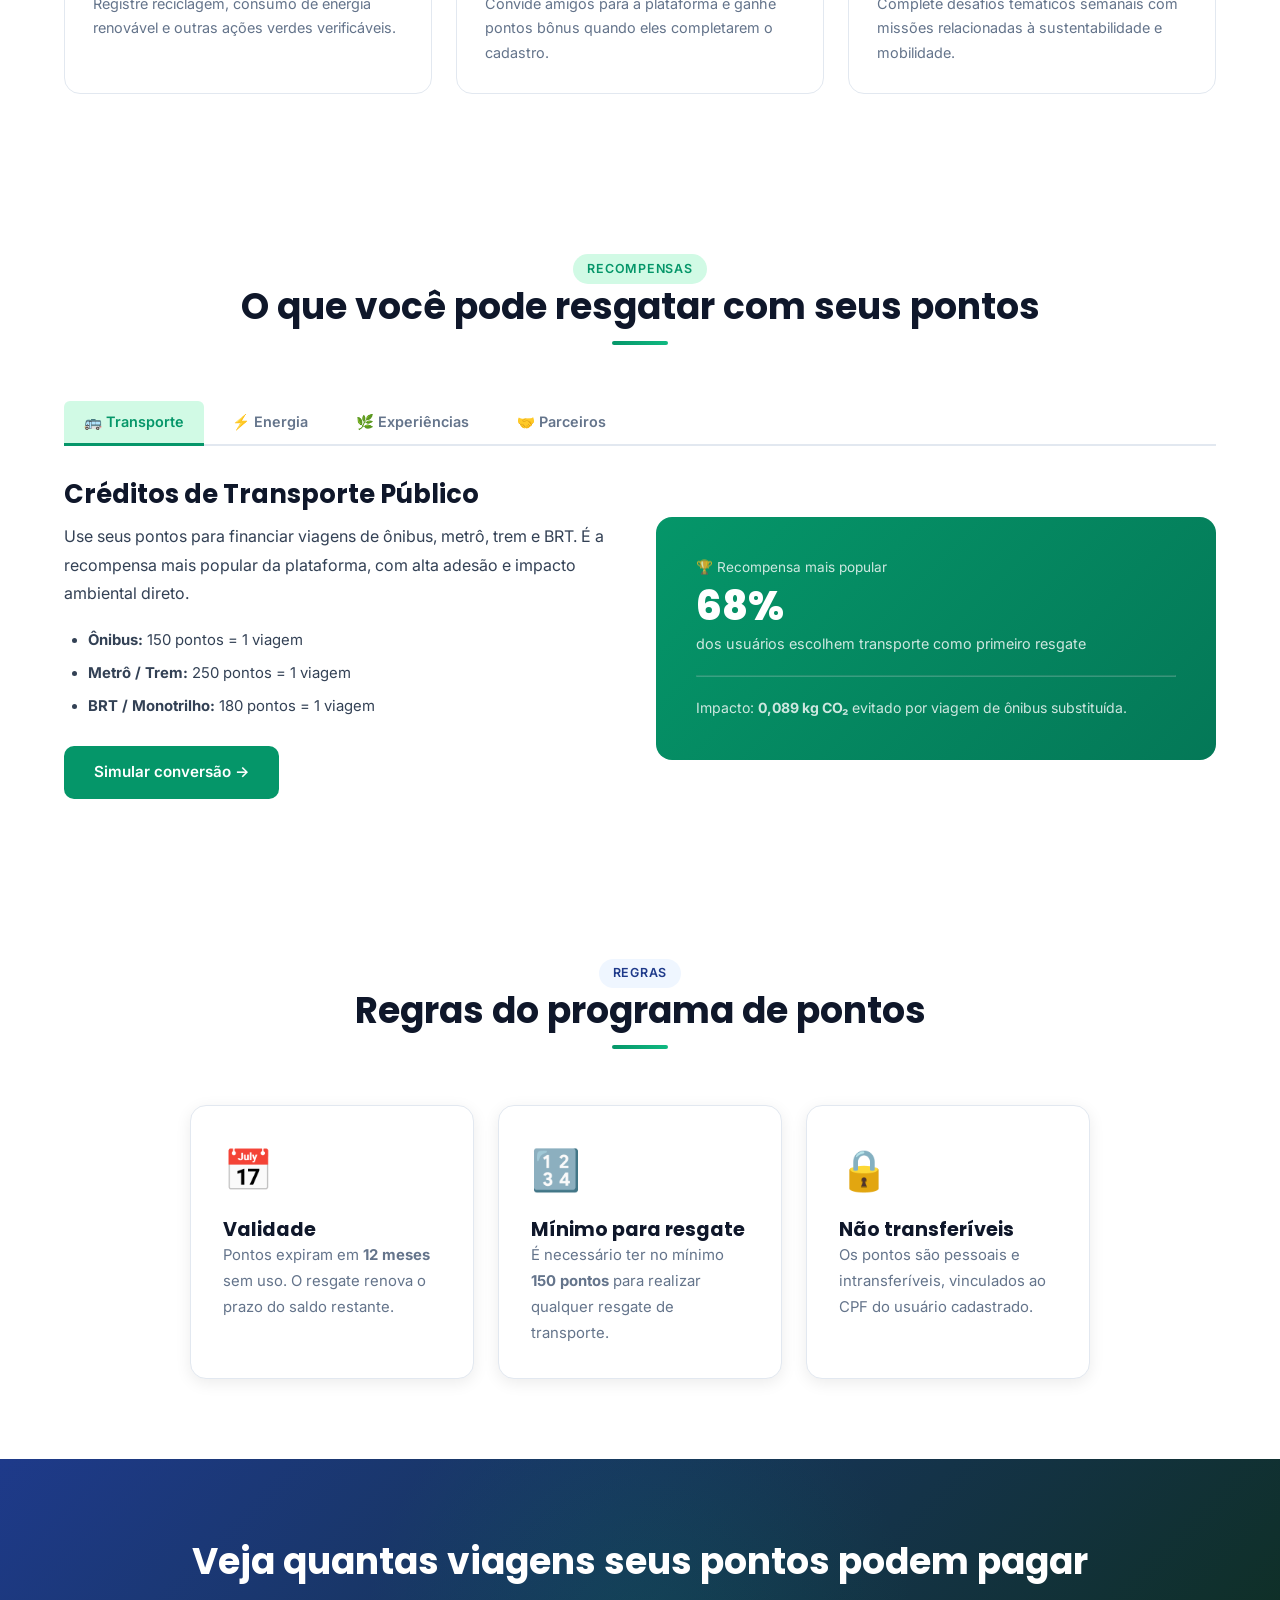
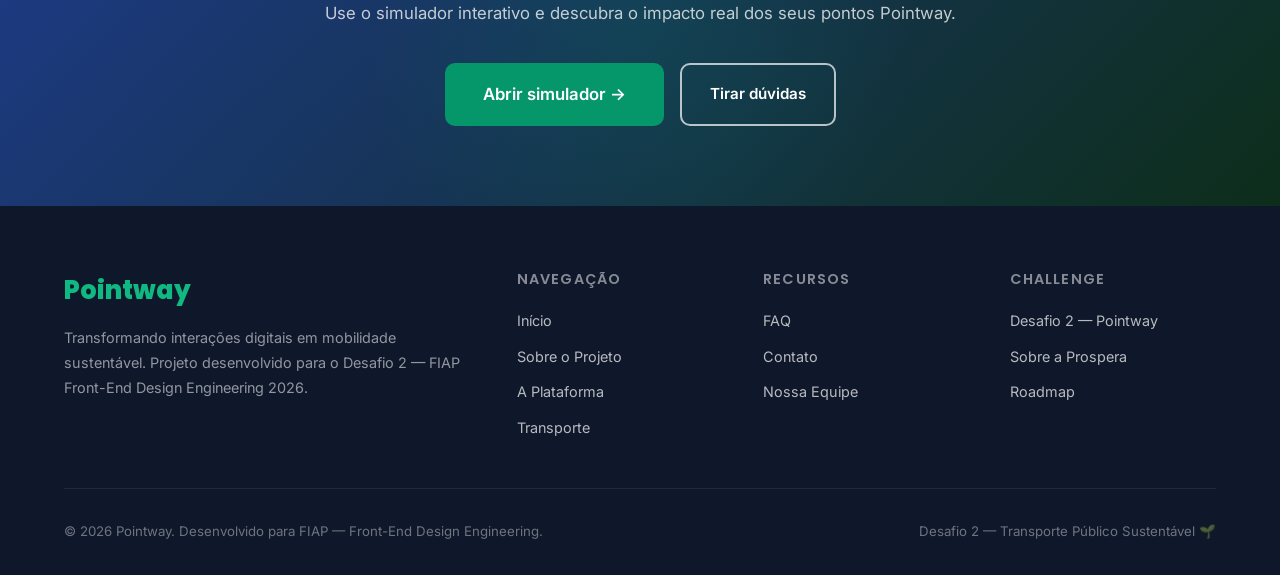
<file: solucao.html>
<!DOCTYPE html>
<html lang="pt-BR">
<head>
  <meta charset="UTF-8" />
  <meta name="viewport" content="width=device-width, initial-scale=1.0" />
  <meta name="description" content="A Plataforma Pointway — Como funciona o sistema de pontos, categorias de atividades e programa de recompensas." />
  <title>A Plataforma — Pointway</title>
  <link rel="stylesheet" href="css/style.css" />
  <link rel="stylesheet" href="css/components.css" />
  <link rel="stylesheet" href="css/responsive.css" />
  <style>
    /* Estilos específicos desta página */
    .platform-hero-grid {
      display: grid;
      grid-template-columns: 1fr 1fr;
      gap: 3rem;
      align-items: center;
    }

    .points-display {
      background: linear-gradient(135deg, var(--secondary), #0a1f40);
      border-radius: var(--radius-xl);
      padding: 2rem;
      color: var(--white);
      text-align: center;
    }

    .points-display .points-value {
      font-family: var(--font-heading);
      font-size: 4rem;
      font-weight: 800;
      color: var(--primary-light);
      line-height: 1;
    }

    .points-display .points-label {
      font-size: 0.9rem;
      opacity: 0.75;
      margin-top: 0.25rem;
    }

    .points-progress {
      background: rgba(255,255,255,0.12);
      border-radius: var(--radius-full);
      height: 8px;
      margin: 1.5rem 0 0.5rem;
      overflow: hidden;
    }

    .points-progress-bar {
      height: 100%;
      background: linear-gradient(90deg, var(--primary-light), var(--accent-light));
      border-radius: var(--radius-full);
      width: 68%;
    }

    .points-next {
      font-size: 0.82rem;
      opacity: 0.7;
      text-align: right;
    }

    .points-mini-grid {
      display: grid;
      grid-template-columns: 1fr 1fr;
      gap: 0.75rem;
      margin-top: 1.5rem;
    }

    .points-mini-card {
      background: rgba(255,255,255,0.08);
      border-radius: var(--radius);
      padding: 0.875rem;
      text-align: center;
    }

    .points-mini-card .mini-val {
      font-family: var(--font-heading);
      font-size: 1.35rem;
      font-weight: 700;
      color: var(--primary-light);
    }

    .points-mini-card .mini-lbl {
      font-size: 0.75rem;
      opacity: 0.7;
      margin-top: 0.2rem;
    }

    /* Tabs */
    .tabs-nav {
      display: flex;
      gap: 0.5rem;
      border-bottom: 2px solid var(--gray-light);
      margin-bottom: 2rem;
      flex-wrap: wrap;
    }

    .tab-btn {
      padding: 0.75rem 1.25rem;
      font-weight: 600;
      font-size: 0.9rem;
      color: var(--gray);
      border-radius: var(--radius-sm) var(--radius-sm) 0 0;
      transition: var(--transition);
      cursor: pointer;
      background: none;
      border: none;
      border-bottom: 3px solid transparent;
      margin-bottom: -2px;
    }

    .tab-btn:hover { color: var(--primary); }
    .tab-btn.active {
      color: var(--primary);
      border-bottom-color: var(--primary);
      background-color: var(--primary-bg);
    }

    .tab-content { display: none; }
    .tab-content.active { display: block; }

    /* Partner cards */
    .partner-grid {
      display: grid;
      grid-template-columns: repeat(3, 1fr);
      gap: 1.5rem;
    }

    .partner-card {
      border: 2px solid var(--gray-light);
      border-radius: var(--radius-lg);
      padding: 1.75rem;
      text-align: center;
      transition: var(--transition);
    }

    .partner-card:hover { border-color: var(--primary); box-shadow: var(--shadow); }
    .partner-card .partner-icon { font-size: 2.5rem; margin-bottom: 0.875rem; }
    .partner-card h4 { margin-bottom: 0.375rem; }
    .partner-card p { color: var(--gray); font-size: 0.88rem; }

    @media (max-width: 768px) {
      .platform-hero-grid { grid-template-columns: 1fr; }
      .partner-grid { grid-template-columns: 1fr 1fr; }
    }

    @media (max-width: 480px) {
      .partner-grid { grid-template-columns: 1fr; }
      .points-display .points-value { font-size: 3rem; }
    }
  </style>
</head>
<body>

  <!-- ==================== NAVBAR ==================== -->
  <header class="navbar" id="navbar">
    <div class="container">
      <nav class="nav">
        <a href="index.html" class="nav-logo"><img src="assets/images/logo.svg" alt="Pointway" height="38" /></a>
        <ul class="nav-links" id="navLinks">
          <li><a href="index.html" class="nav-link">Início</a></li>
          <li><a href="sobre.html" class="nav-link">Sobre</a></li>
          <li><a href="solucao.html" class="nav-link">Plataforma</a></li>
          <li><a href="transporte.html" class="nav-link">Transporte</a></li>
          <li><a href="faq.html" class="nav-link">FAQ</a></li>
          <li><a href="contato.html" class="nav-link">Contato</a></li>
          <li><a href="integrantes.html" class="nav-link">Equipe</a></li>
        </ul>
        <button class="hamburger" id="hamburger" aria-label="Abrir menu">
          <span></span><span></span><span></span>
        </button>
      </nav>
    </div>
  </header>

  <main>

    <!-- ==================== HERO DA PÁGINA ==================== -->
    <section class="page-hero">
      <div class="container">
        <nav class="breadcrumb" aria-label="Navegação estrutural">
          <a href="index.html">Início</a>
          <span class="breadcrumb-sep">›</span>
          <span>A Plataforma</span>
        </nav>
        <h1>A Plataforma Pointway</h1>
        <p>Entenda como a plataforma transforma ações digitais em benefícios reais — e como o sistema de pontos funciona na prática.</p>
      </div>
    </section>

    <!-- ==================== VISÃO GERAL DA PLATAFORMA ==================== -->
    <section class="section">
      <div class="container">
        <div class="platform-hero-grid">
          <div class="fade-in-left">
            <span class="badge badge-primary">Como funciona</span>
            <h2 style="margin-top: 1rem;">O ecossistema de pontos Pointway</h2>
            <div class="divider divider-left"></div>
            <p style="color: var(--gray-dark); line-height: 1.8;">A Pointway funciona como uma rede de engajamento sustentável. Ao realizar atividades dentro do aplicativo, o usuário acumula pontos que fazem parte de um programa de recompensas integrado.</p>
            <p style="color: var(--gray-dark); line-height: 1.8;">Esses pontos incentivam comportamentos conscientes e são convertidos em benefícios reais — como créditos de transporte público, descontos em energia e experiências sustentáveis.</p>
            <div style="display: flex; gap: 1rem; margin-top: 1.5rem; flex-wrap: wrap;">
              <a href="transporte.html" class="btn btn-primary">Usar no transporte →</a>
              <a href="#categorias" class="btn btn-outline">Ver categorias</a>
            </div>
          </div>
          <div class="fade-in-right">
            <!-- Mockup do app -->
            <div class="points-display">
              <p style="font-size: 0.82rem; opacity: 0.7; margin-bottom: 0.5rem;">Seu saldo Pointway</p>
              <div class="points-value">4.200</div>
              <div class="points-label">pontos disponíveis</div>
              <div class="points-progress">
                <div class="points-progress-bar"></div>
              </div>
              <p class="points-next">680 pts para o próximo nível →</p>
              <div class="points-mini-grid">
                <div class="points-mini-card">
                  <div class="mini-val">28</div>
                  <div class="mini-lbl">viagens possíveis</div>
                </div>
                <div class="points-mini-card">
                  <div class="mini-val">2,5 kg</div>
                  <div class="mini-lbl">CO₂ a evitar</div>
                </div>
                <div class="points-mini-card">
                  <div class="mini-val">R$ 123</div>
                  <div class="mini-lbl">em economia</div>
                </div>
                <div class="points-mini-card">
                  <div class="mini-val">Gold</div>
                  <div class="mini-lbl">seu nível atual</div>
                </div>
              </div>
            </div>
          </div>
        </div>
      </div>
    </section>

    <!-- ==================== COMO GANHAR PONTOS ==================== -->
    <section class="section bg-light" id="categorias">
      <div class="container">
        <div class="section-header fade-in">
          <span class="badge badge-accent">Ganhe pontos</span>
          <h2>Como acumular pontos na plataforma</h2>
          <div class="divider"></div>
          <p class="section-desc">Existem várias formas de ganhar pontos Pointway. Quanto mais você engaja, mais você ganha.</p>
        </div>
        <div class="earn-grid">
          <article class="earn-card fade-in">
            <span class="points-badge">📚 +50 pts por artigo</span>
            <h4>Consumo de conteúdo</h4>
            <p style="color: var(--gray); font-size: 0.9rem; line-height: 1.7;">Leia artigos sobre sustentabilidade, assista vídeos educativos e complete cursos na plataforma.</p>
          </article>
          <article class="earn-card fade-in" style="transition-delay: 0.05s;">
            <span class="points-badge">💬 +30 pts por interação</span>
            <h4>Engajamento comunitário</h4>
            <p style="color: var(--gray); font-size: 0.9rem; line-height: 1.7;">Comente, compartilhe e participe de discussões nas comunidades Pointway.</p>
          </article>
          <article class="earn-card fade-in" style="transition-delay: 0.1s;">
            <span class="points-badge">🚌 +200 pts por viagem</span>
            <h4>Use transporte público</h4>
            <p style="color: var(--gray); font-size: 0.9rem; line-height: 1.7;">Registre suas viagens de ônibus, metrô ou trem no app e ganhe pontos bônus por cada deslocamento.</p>
          </article>
          <article class="earn-card fade-in" style="transition-delay: 0.15s;">
            <span class="points-badge">♻️ +100 pts por ação</span>
            <h4>Ações sustentáveis</h4>
            <p style="color: var(--gray); font-size: 0.9rem; line-height: 1.7;">Registre reciclagem, consumo de energia renovável e outras ações verdes verificáveis.</p>
          </article>
          <article class="earn-card fade-in" style="transition-delay: 0.2s;">
            <span class="points-badge">👥 +500 pts por indicação</span>
            <h4>Indicação de amigos</h4>
            <p style="color: var(--gray); font-size: 0.9rem; line-height: 1.7;">Convide amigos para a plataforma e ganhe pontos bônus quando eles completarem o cadastro.</p>
          </article>
          <article class="earn-card fade-in" style="transition-delay: 0.25s;">
            <span class="points-badge">🎯 +Variável por desafio</span>
            <h4>Desafios semanais</h4>
            <p style="color: var(--gray); font-size: 0.9rem; line-height: 1.7;">Complete desafios temáticos semanais com missões relacionadas à sustentabilidade e mobilidade.</p>
          </article>
        </div>
      </div>
    </section>

    <!-- ==================== CATEGORIAS DE RECOMPENSAS (TABS) ==================== -->
    <section class="section">
      <div class="container">
        <div class="section-header fade-in">
          <span class="badge badge-primary">Recompensas</span>
          <h2>O que você pode resgatar com seus pontos</h2>
          <div class="divider"></div>
        </div>
        <div class="fade-in">
          <div class="tabs-nav" role="tablist">
            <button class="tab-btn active" data-tab="transporte" role="tab" aria-selected="true">🚌 Transporte</button>
            <button class="tab-btn" data-tab="energia" role="tab">⚡ Energia</button>
            <button class="tab-btn" data-tab="experiencias" role="tab">🌿 Experiências</button>
            <button class="tab-btn" data-tab="parceiros" role="tab">🤝 Parceiros</button>
          </div>

          <!-- Tab: Transporte -->
          <div class="tab-content active" id="tab-transporte" role="tabpanel">
            <div style="display: grid; grid-template-columns: 1fr 1fr; gap: 2rem; align-items: center;">
              <div>
                <h3>Créditos de Transporte Público</h3>
                <p style="color: var(--gray-dark); line-height: 1.8; margin-top: 0.75rem;">Use seus pontos para financiar viagens de ônibus, metrô, trem e BRT. É a recompensa mais popular da plataforma, com alta adesão e impacto ambiental direto.</p>
                <ul style="color: var(--gray-dark); font-size: 0.93rem; line-height: 2.2; margin-top: 1rem; padding-left: 1.5rem; list-style: disc;">
                  <li><strong>Ônibus:</strong> 150 pontos = 1 viagem</li>
                  <li><strong>Metrô / Trem:</strong> 250 pontos = 1 viagem</li>
                  <li><strong>BRT / Monotrilho:</strong> 180 pontos = 1 viagem</li>
                </ul>
                <a href="transporte.html" class="btn btn-primary" style="margin-top: 1.5rem;">Simular conversão →</a>
              </div>
              <div class="highlight-box">
                <p style="font-size: 0.85rem; opacity: 0.8; margin-bottom: 0.5rem;">🏆 Recompensa mais popular</p>
                <div class="stat-number" style="color: var(--white); font-size: 2.5rem;">68%</div>
                <p style="color: rgba(255,255,255,0.8); font-size: 0.9rem; margin-top: 0.375rem;">dos usuários escolhem transporte como primeiro resgate</p>
                <hr style="border-color: rgba(255,255,255,0.2); margin: 1.25rem 0;" />
                <p style="font-size: 0.88rem; opacity: 0.8;">Impacto: <strong style="color: var(--white);">0,089 kg CO₂</strong> evitado por viagem de ônibus substituída.</p>
              </div>
            </div>
          </div>

          <!-- Tab: Energia -->
          <div class="tab-content" id="tab-energia" role="tabpanel">
            <div class="info-box">
              <p>⚡ <strong>Em breve:</strong> Integração com a fatura de energia elétrica. Use seus pontos para obter desconto direto na conta de luz.</p>
            </div>
            <div style="display: grid; grid-template-columns: repeat(3, 1fr); gap: 1.25rem; margin-top: 1.5rem;">
              <div class="card">
                <div class="card-icon icon-accent">💡</div>
                <h4 class="card-title">Desconto na fatura</h4>
                <p class="card-text">500 pontos = R$ 5,00 de desconto na fatura mensal de energia.</p>
              </div>
              <div class="card">
                <div class="card-icon icon-primary">🌞</div>
                <h4 class="card-title">Energia solar</h4>
                <p class="card-text">Acumule pontos e contribua para projetos de energia solar comunitária.</p>
              </div>
              <div class="card">
                <div class="card-icon icon-secondary">📉</div>
                <h4 class="card-title">Monitoramento</h4>
                <p class="card-text">Acompanhe seu consumo e ganhe pontos reduzindo o uso nos horários de pico.</p>
              </div>
            </div>
          </div>

          <!-- Tab: Experiências -->
          <div class="tab-content" id="tab-experiencias" role="tabpanel">
            <div style="display: grid; grid-template-columns: repeat(3, 1fr); gap: 1.25rem;">
              <div class="card">
                <div class="card-icon icon-primary">🌳</div>
                <h4 class="card-title">Plantio de árvores</h4>
                <p class="card-text">1.000 pontos = 1 árvore plantada em área de reflorestamento parceira.</p>
              </div>
              <div class="card">
                <div class="card-icon icon-accent">🎪</div>
                <h4 class="card-title">Eventos sustentáveis</h4>
                <p class="card-text">Ingressos gratuitos para feiras, workshops e eventos de sustentabilidade.</p>
              </div>
              <div class="card">
                <div class="card-icon icon-secondary">🧴</div>
                <h4 class="card-title">Produtos eco-friendly</h4>
                <p class="card-text">Troque pontos por produtos sustentáveis de marcas parceiras da Prospera.</p>
              </div>
            </div>
          </div>

          <!-- Tab: Parceiros -->
          <div class="tab-content" id="tab-parceiros" role="tabpanel">
            <div class="partner-grid">
              <div class="partner-card">
                <div class="partner-icon">🚌</div>
                <h4>SPTrans</h4>
                <p>Integração com o sistema de bilhetagem de ônibus da cidade de São Paulo.</p>
              </div>
              <div class="partner-card">
                <div class="partner-icon">🚇</div>
                <h4>ViaMobilidade</h4>
                <p>Linhas 5, 8, 9 e 17 do metrô e trem metropolitano de São Paulo.</p>
              </div>
              <div class="partner-card">
                <div class="partner-icon">🚊</div>
                <h4>CPTM</h4>
                <p>Companhia Paulista de Trens Metropolitanos — linhas 7, 10, 11, 12 e 13.</p>
              </div>
            </div>
          </div>
        </div>
      </div>
    </section>

    <!-- ==================== REGRAS DO PROGRAMA ==================== -->
    <section class="section bg-light">
      <div class="container">
        <div class="section-header fade-in">
          <span class="badge badge-secondary">Regras</span>
          <h2>Regras do programa de pontos</h2>
          <div class="divider"></div>
        </div>
        <div style="display: grid; grid-template-columns: repeat(3, 1fr); gap: 1.5rem; max-width: 900px; margin: 0 auto;">
          <article class="card text-center fade-in">
            <div style="font-size: 2.5rem; margin-bottom: 1rem;">📅</div>
            <h4>Validade</h4>
            <p class="card-text">Pontos expiram em <strong>12 meses</strong> sem uso. O resgate renova o prazo do saldo restante.</p>
          </article>
          <article class="card text-center fade-in" style="transition-delay: 0.1s;">
            <div style="font-size: 2.5rem; margin-bottom: 1rem;">🔢</div>
            <h4>Mínimo para resgate</h4>
            <p class="card-text">É necessário ter no mínimo <strong>150 pontos</strong> para realizar qualquer resgate de transporte.</p>
          </article>
          <article class="card text-center fade-in" style="transition-delay: 0.2s;">
            <div style="font-size: 2.5rem; margin-bottom: 1rem;">🔒</div>
            <h4>Não transferíveis</h4>
            <p class="card-text">Os pontos são pessoais e intransferíveis, vinculados ao CPF do usuário cadastrado.</p>
          </article>
        </div>
      </div>
    </section>

    <!-- ==================== CTA ==================== -->
    <section class="cta-section">
      <div class="container">
        <h2>Veja quantas viagens seus pontos podem pagar</h2>
        <p>Use o simulador interativo e descubra o impacto real dos seus pontos Pointway.</p>
        <div class="cta-actions">
          <a href="transporte.html" class="btn btn-primary btn-lg">Abrir simulador →</a>
          <a href="faq.html" class="btn btn-outline-white">Tirar dúvidas</a>
        </div>
      </div>
    </section>

  </main>

  <!-- ==================== FOOTER ==================== -->
  <footer class="footer">
    <div class="container">
      <div class="footer-grid">
        <div class="footer-brand">
          <span class="footer-logo">Pointway</span>
          <p>Transformando interações digitais em mobilidade sustentável. Projeto desenvolvido para o Desafio 2 — FIAP Front-End Design Engineering 2026.</p>
        </div>
        <div>
          <h4 class="footer-title">Navegação</h4>
          <ul class="footer-links">
            <li><a href="index.html">Início</a></li>
            <li><a href="sobre.html">Sobre o Projeto</a></li>
            <li><a href="solucao.html">A Plataforma</a></li>
            <li><a href="transporte.html">Transporte</a></li>
          </ul>
        </div>
        <div>
          <h4 class="footer-title">Recursos</h4>
          <ul class="footer-links">
            <li><a href="faq.html">FAQ</a></li>
            <li><a href="contato.html">Contato</a></li>
            <li><a href="integrantes.html">Nossa Equipe</a></li>
          </ul>
        </div>
        <div>
          <h4 class="footer-title">Challenge</h4>
          <ul class="footer-links">
            <li><a href="sobre.html#desafio">Desafio 2 — Pointway</a></li>
            <li><a href="sobre.html#prospera">Sobre a Prospera</a></li>
            <li><a href="sobre.html#roadmap">Roadmap</a></li>
          </ul>
        </div>
      </div>
      <hr class="footer-divider" />
      <div class="footer-bottom">
        <p>&copy; 2026 Pointway. Desenvolvido para FIAP — Front-End Design Engineering.</p>
        <p>Desafio 2 — Transporte Público Sustentável 🌱</p>
      </div>
    </div>
  </footer>

  <button class="scroll-top" id="scrollTop" aria-label="Voltar ao topo">↑</button>
  <script src="js/main.js"></script>
  <script src="js/transporte.js"></script>
</body>
</html>
</file>
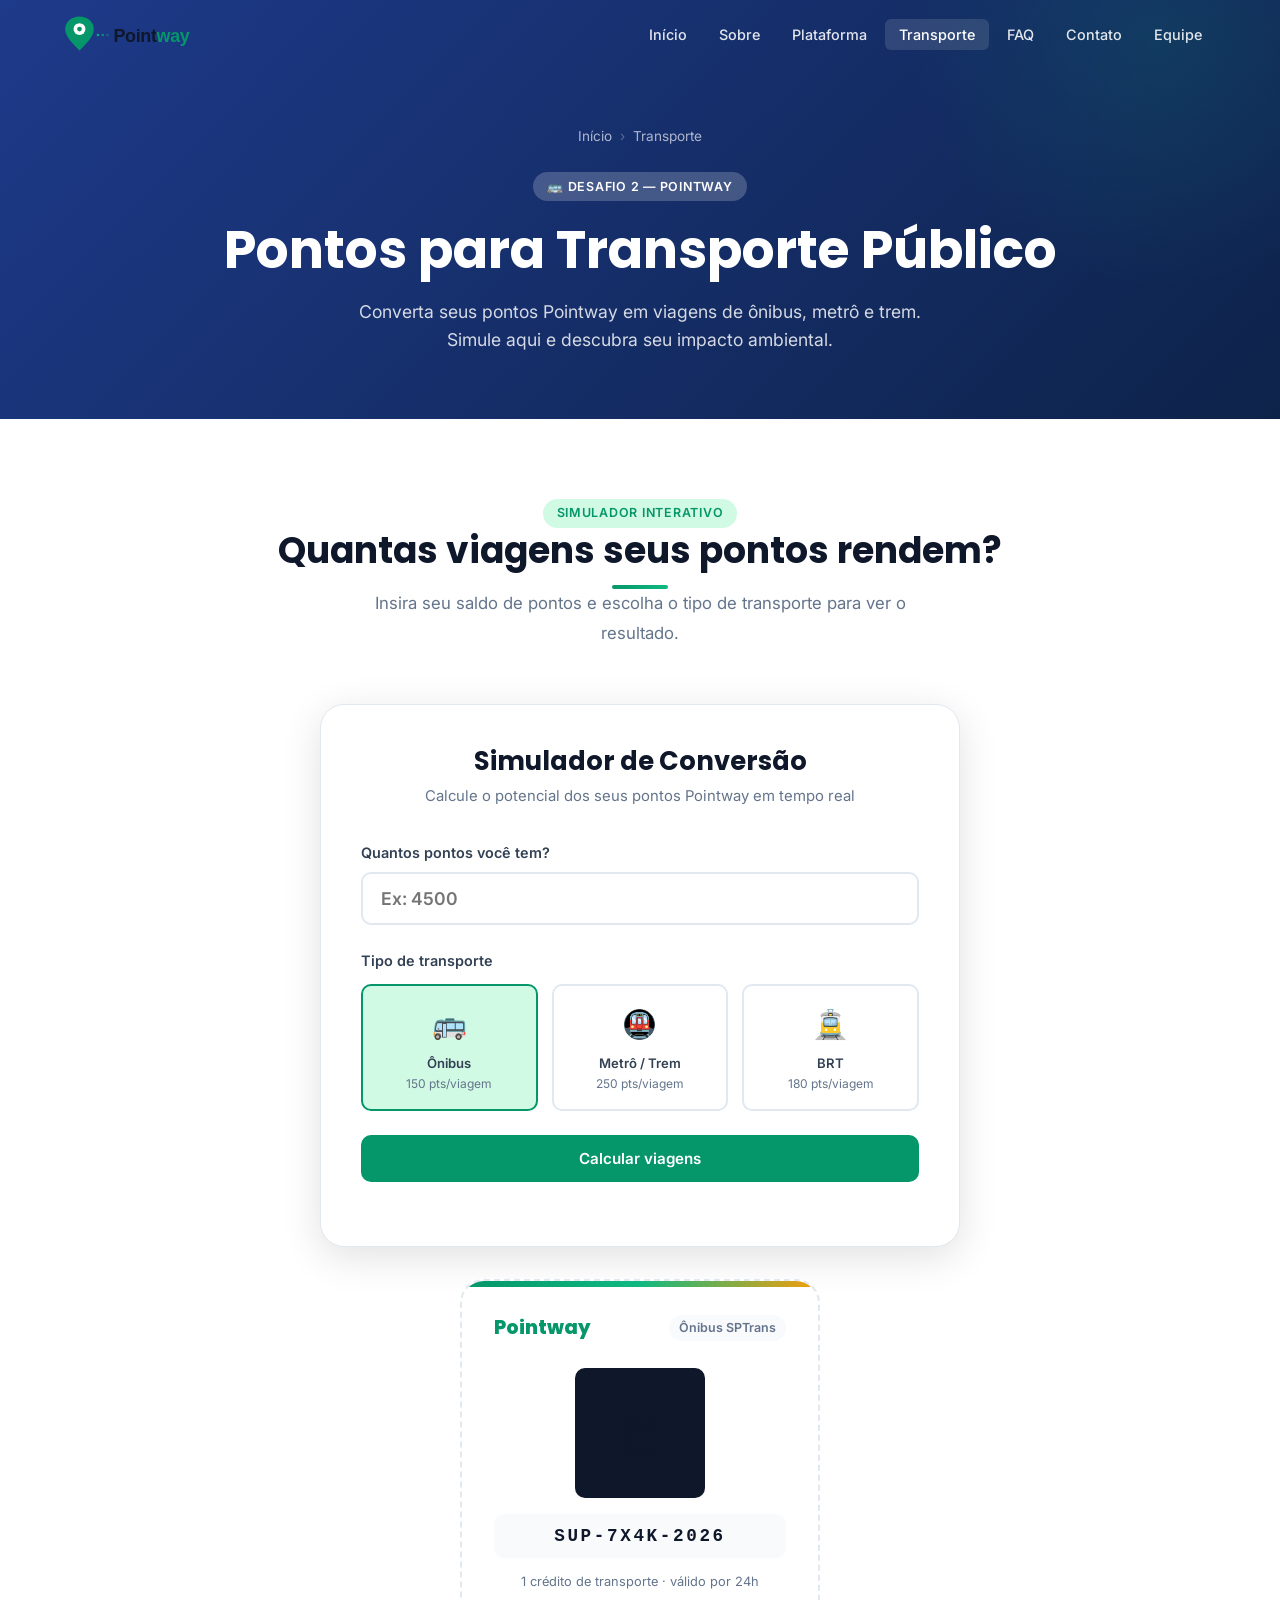
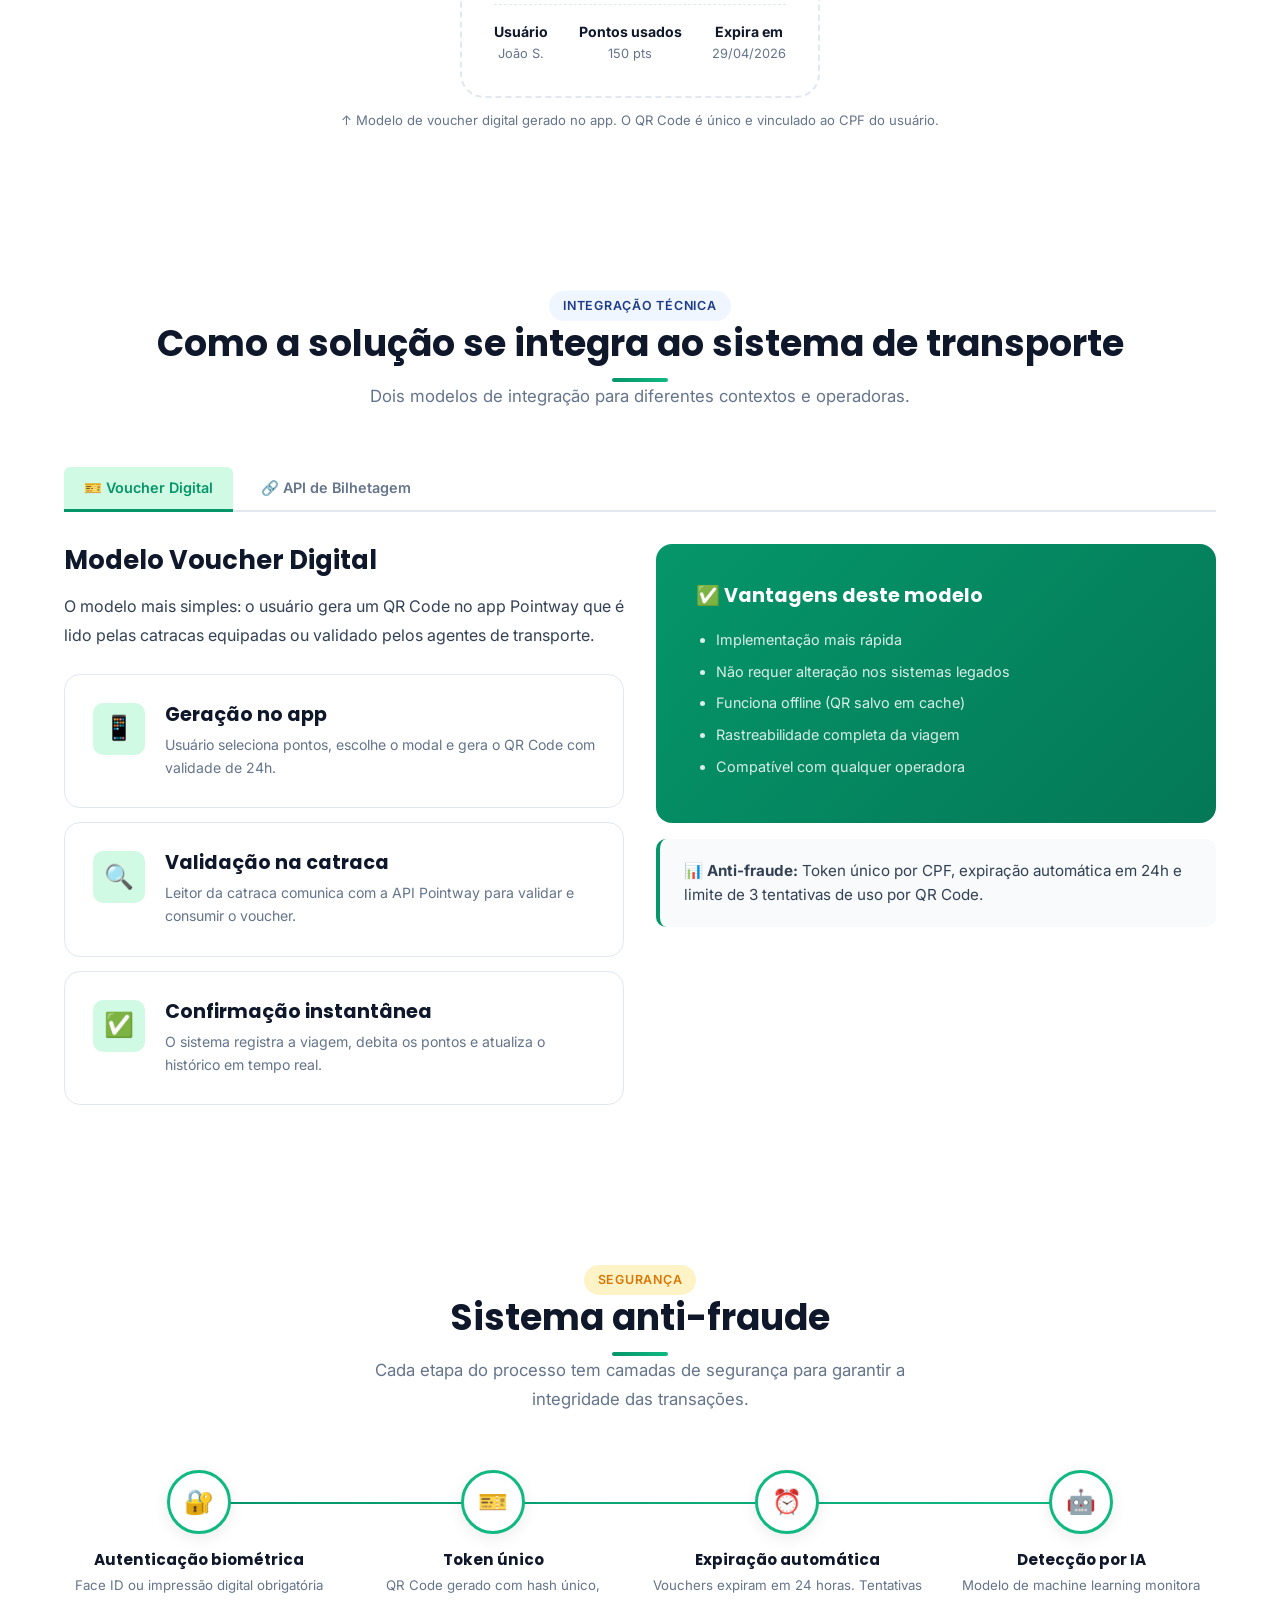
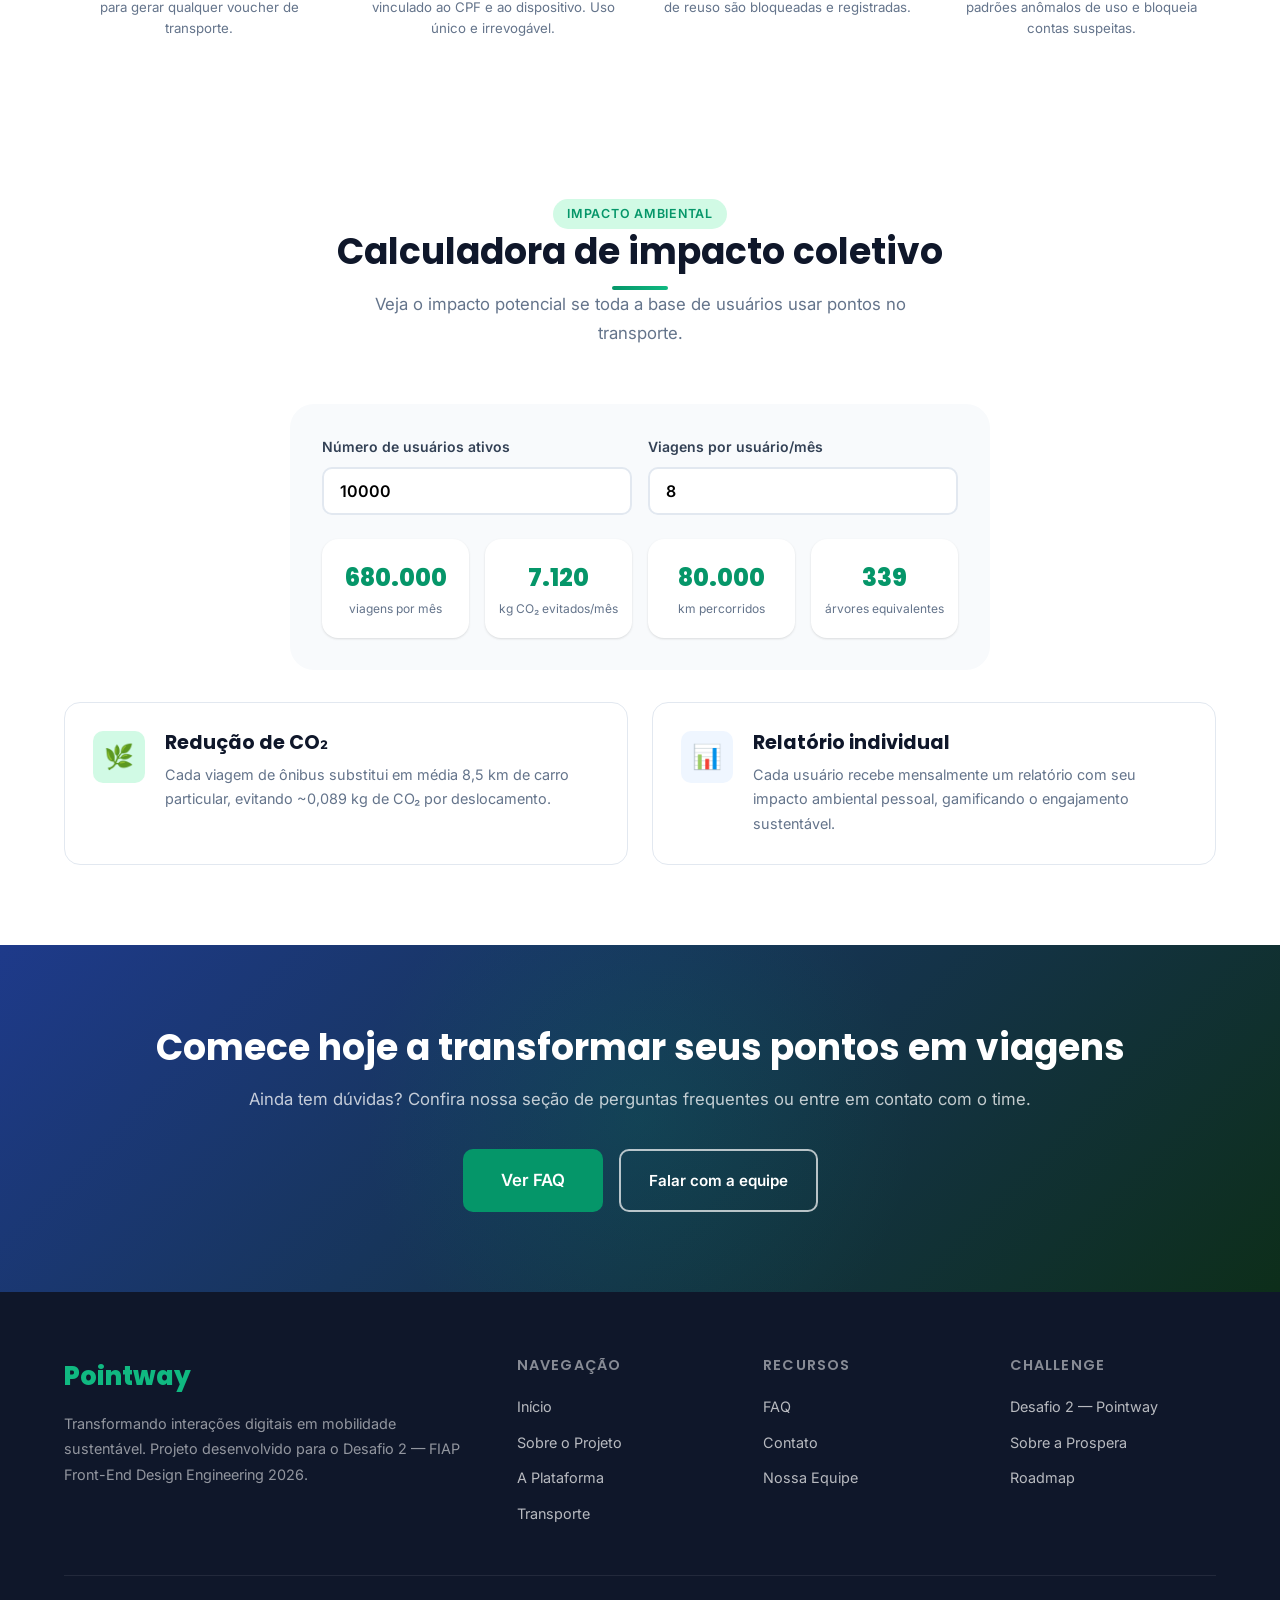
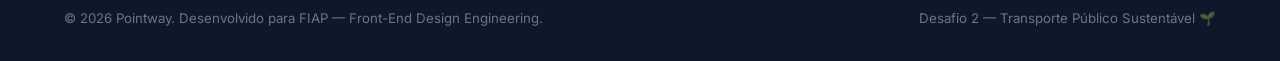
<file: transporte.html>
<!DOCTYPE html>
<html lang="pt-BR">
<head>
  <meta charset="UTF-8" />
  <meta name="viewport" content="width=device-width, initial-scale=1.0" />
  <meta name="description" content="Pontos para Transporte Público — Simule a conversão, veja modelos de integração e meça seu impacto ambiental." />
  <title>Transporte — Pointway</title>
  <link rel="stylesheet" href="css/style.css" />
  <link rel="stylesheet" href="css/components.css" />
  <link rel="stylesheet" href="css/responsive.css" />
  <style>
    /* Estilos específicos desta página */
    .tabs-nav {
      display: flex;
      gap: 0.5rem;
      border-bottom: 2px solid var(--gray-light);
      margin-bottom: 2rem;
      flex-wrap: wrap;
    }
    .tab-btn {
      padding: 0.75rem 1.25rem;
      font-weight: 600;
      font-size: 0.9rem;
      color: var(--gray);
      border-radius: var(--radius-sm) var(--radius-sm) 0 0;
      transition: var(--transition);
      cursor: pointer;
      background: none;
      border: none;
      border-bottom: 3px solid transparent;
      margin-bottom: -2px;
    }
    .tab-btn:hover { color: var(--primary); }
    .tab-btn.active {
      color: var(--primary);
      border-bottom-color: var(--primary);
      background-color: var(--primary-bg);
    }
    .tab-content { display: none; }
    .tab-content.active { display: block; }

    .voucher-mockup {
      background: var(--white);
      border: 2px dashed var(--gray-light);
      border-radius: var(--radius-xl);
      padding: 2rem;
      text-align: center;
      max-width: 360px;
      margin: 2rem auto 0;
      position: relative;
      overflow: hidden;
    }
    .voucher-mockup::before {
      content: '';
      position: absolute;
      top: 0; left: 0; right: 0;
      height: 6px;
      background: linear-gradient(90deg, var(--primary), var(--primary-light), var(--accent-light));
    }
    .voucher-header {
      display: flex;
      align-items: center;
      justify-content: space-between;
      margin-bottom: 1.5rem;
    }
    .voucher-logo {
      font-family: var(--font-heading);
      font-weight: 800;
      font-size: 1.2rem;
      color: var(--primary);
    }
    .voucher-type {
      font-size: 0.78rem;
      font-weight: 600;
      color: var(--gray);
      background: var(--light);
      padding: 0.2rem 0.625rem;
      border-radius: var(--radius-full);
    }
    .qr-placeholder {
      width: 130px;
      height: 130px;
      background: var(--dark);
      border-radius: var(--radius);
      margin: 0 auto 1rem;
      display: flex;
      align-items: center;
      justify-content: center;
      font-size: 3rem;
    }
    .voucher-code {
      font-family: monospace;
      font-size: 1.1rem;
      font-weight: 700;
      color: var(--dark);
      letter-spacing: 0.15em;
      background: var(--light);
      padding: 0.5rem 1rem;
      border-radius: var(--radius);
      margin-bottom: 0.875rem;
    }
    .voucher-info {
      display: flex;
      justify-content: space-between;
      font-size: 0.8rem;
      color: var(--gray);
      border-top: 1px dashed var(--gray-light);
      padding-top: 1rem;
      margin-top: 0.5rem;
    }
    .voucher-info strong { color: var(--dark); display: block; font-size: 0.88rem; }

    .impact-calc {
      background: var(--light);
      border-radius: var(--radius-xl);
      padding: 2rem;
      max-width: 700px;
      margin: 0 auto;
    }
    .impact-inputs {
      display: grid;
      grid-template-columns: 1fr 1fr;
      gap: 1rem;
      margin-bottom: 1.5rem;
    }
    .impact-input-group label {
      display: block;
      font-weight: 600;
      font-size: 0.875rem;
      color: var(--gray-dark);
      margin-bottom: 0.5rem;
    }
    .impact-input {
      width: 100%;
      padding: 0.75rem 1rem;
      border: 2px solid var(--gray-light);
      border-radius: var(--radius);
      font-size: 1rem;
      font-weight: 600;
      transition: var(--transition);
    }
    .impact-input:focus {
      outline: none;
      border-color: var(--primary);
      box-shadow: 0 0 0 3px rgba(5,150,105,0.1);
    }
    .impact-results {
      display: grid;
      grid-template-columns: repeat(4, 1fr);
      gap: 1rem;
      text-align: center;
    }
    .impact-result-item {
      background: var(--white);
      border-radius: var(--radius-lg);
      padding: 1.25rem 0.75rem;
      box-shadow: var(--shadow-sm);
    }
    .impact-result-item .impact-val {
      font-family: var(--font-heading);
      font-size: 1.5rem;
      font-weight: 800;
      color: var(--primary);
    }
    .impact-result-item .impact-lbl {
      font-size: 0.75rem;
      color: var(--gray);
      margin-top: 0.25rem;
      line-height: 1.4;
    }

    .integration-card {
      background: var(--white);
      border-radius: var(--radius-lg);
      padding: 1.75rem;
      border: 1px solid var(--gray-light);
      display: grid;
      grid-template-columns: auto 1fr;
      gap: 1.25rem;
      align-items: start;
      transition: var(--transition);
    }
    .integration-card:hover { border-color: var(--primary); box-shadow: var(--shadow); }
    .integration-icon {
      width: 52px; height: 52px;
      background: var(--primary-bg);
      border-radius: var(--radius);
      display: flex; align-items: center; justify-content: center;
      font-size: 1.5rem;
      flex-shrink: 0;
    }
    .integration-card h4 { margin-bottom: 0.375rem; }
    .integration-card p { color: var(--gray); font-size: 0.88rem; line-height: 1.65; margin: 0; }

    @media (max-width: 768px) {
      .impact-inputs { grid-template-columns: 1fr; }
      .impact-results { grid-template-columns: repeat(2, 1fr); }
    }
    @media (max-width: 480px) {
      .impact-results { grid-template-columns: 1fr 1fr; }
      .voucher-mockup { padding: 1.5rem; }
    }
  </style>
</head>
<body>

  <!-- ==================== NAVBAR ==================== -->
  <header class="navbar" id="navbar">
    <div class="container">
      <nav class="nav">
        <a href="index.html" class="nav-logo"><img src="assets/images/logo.svg" alt="Pointway" height="38" /></a>
        <ul class="nav-links" id="navLinks">
          <li><a href="index.html" class="nav-link">Início</a></li>
          <li><a href="sobre.html" class="nav-link">Sobre</a></li>
          <li><a href="solucao.html" class="nav-link">Plataforma</a></li>
          <li><a href="transporte.html" class="nav-link">Transporte</a></li>
          <li><a href="faq.html" class="nav-link">FAQ</a></li>
          <li><a href="contato.html" class="nav-link">Contato</a></li>
          <li><a href="integrantes.html" class="nav-link">Equipe</a></li>
        </ul>
        <button class="hamburger" id="hamburger" aria-label="Abrir menu">
          <span></span><span></span><span></span>
        </button>
      </nav>
    </div>
  </header>

  <main>

    <!-- ==================== HERO DA PÁGINA ==================== -->
    <section class="page-hero">
      <div class="container">
        <nav class="breadcrumb" aria-label="Navegação estrutural">
          <a href="index.html">Início</a>
          <span class="breadcrumb-sep">›</span>
          <span>Transporte</span>
        </nav>
        <span class="badge badge-white" style="margin-bottom: 1rem; display: inline-flex;">🚌 Desafio 2 — Pointway</span>
        <h1>Pontos para Transporte Público</h1>
        <p>Converta seus pontos Pointway em viagens de ônibus, metrô e trem. Simule aqui e descubra seu impacto ambiental.</p>
      </div>
    </section>

    <!-- ==================== SIMULADOR ==================== -->
    <section class="section">
      <div class="container">
        <div class="section-header fade-in">
          <span class="badge badge-primary">Simulador interativo</span>
          <h2>Quantas viagens seus pontos rendem?</h2>
          <div class="divider"></div>
          <p class="section-desc">Insira seu saldo de pontos e escolha o tipo de transporte para ver o resultado.</p>
        </div>

        <div class="simulator-card fade-in">
          <h3>Simulador de Conversão</h3>
          <p class="subtitle">Calcule o potencial dos seus pontos Pointway em tempo real</p>

          <div class="simulator-input-group">
            <label for="pointsInput">Quantos pontos você tem?</label>
            <input
              type="number"
              id="pointsInput"
              class="simulator-input"
              placeholder="Ex: 4500"
              min="0"
              max="9999999"
              aria-label="Quantidade de pontos"
            />
          </div>

          <label style="font-weight: 600; font-size: 0.9rem; color: var(--gray-dark); display: block; margin-bottom: 0.75rem;">Tipo de transporte</label>
          <div class="transport-options" role="group" aria-label="Tipo de transporte">
            <div class="transport-option selected" data-transport="onibus" role="button" tabindex="0" aria-pressed="true">
              <div class="option-icon">🚌</div>
              <div class="option-name">Ônibus</div>
              <div class="option-rate">150 pts/viagem</div>
            </div>
            <div class="transport-option" data-transport="metro" role="button" tabindex="0" aria-pressed="false">
              <div class="option-icon">🚇</div>
              <div class="option-name">Metrô / Trem</div>
              <div class="option-rate">250 pts/viagem</div>
            </div>
            <div class="transport-option" data-transport="brt" role="button" tabindex="0" aria-pressed="false">
              <div class="option-icon">🚊</div>
              <div class="option-name">BRT</div>
              <div class="option-rate">180 pts/viagem</div>
            </div>
          </div>

          <button id="calcBtn" class="btn btn-primary" style="width: 100%; margin-bottom: 1.5rem;">
            Calcular viagens
          </button>

          <!-- Resultado -->
          <div class="simulator-result" id="simulatorResult" role="region" aria-live="polite">
            <p style="font-size: 0.85rem; color: var(--gray); margin-bottom: 0.375rem;">Você pode realizar</p>
            <div class="result-number" id="resultTrips">0</div>
            <div class="result-label">viagens de <strong id="resultTransportName">Ônibus</strong></div>
            <div style="margin-top: 0.875rem; font-size: 0.83rem; color: var(--gray-dark);">
              Usando <strong id="resultPointsUsed">0</strong> pontos &nbsp;|&nbsp; Restam <strong id="resultRemaining">0</strong> pontos
            </div>
            <div class="result-equivalence">
              <div class="result-equiv-item">
                <div class="equiv-value" id="resultCO2">0</div>
                <div class="equiv-label">kg CO₂ evitados</div>
              </div>
              <div class="result-equiv-item">
                <div class="equiv-value" id="resultKm">0</div>
                <div class="equiv-label">km percorridos</div>
              </div>
              <div class="result-equiv-item">
                <div class="equiv-value">R$ <span id="resultValue">0</span></div>
                <div class="equiv-label">em economia</div>
              </div>
            </div>
          </div>
        </div>

        <!-- Voucher mockup -->
        <div class="voucher-mockup fade-in">
          <div class="voucher-header">
            <span class="voucher-logo">Pointway</span>
            <span class="voucher-type">Ônibus SPTrans</span>
          </div>
          <div class="qr-placeholder" aria-label="QR Code simulado">▦</div>
          <div class="voucher-code">SUP-7X4K-2026</div>
          <p style="font-size: 0.8rem; color: var(--gray); margin-bottom: 0.75rem;">1 crédito de transporte · válido por 24h</p>
          <div class="voucher-info">
            <div><strong>Usuário</strong>João S.</div>
            <div><strong>Pontos usados</strong>150 pts</div>
            <div><strong>Expira em</strong>29/04/2026</div>
          </div>
        </div>
        <p style="text-align: center; color: var(--gray); font-size: 0.82rem; margin-top: 0.75rem;">
          ↑ Modelo de voucher digital gerado no app. O QR Code é único e vinculado ao CPF do usuário.
        </p>
      </div>
    </section>

    <!-- ==================== MODELOS DE INTEGRAÇÃO ==================== -->
    <section class="section bg-light">
      <div class="container">
        <div class="section-header fade-in">
          <span class="badge badge-secondary">Integração técnica</span>
          <h2>Como a solução se integra ao sistema de transporte</h2>
          <div class="divider"></div>
          <p class="section-desc">Dois modelos de integração para diferentes contextos e operadoras.</p>
        </div>

        <div class="fade-in">
          <div class="tabs-nav" role="tablist">
            <button class="tab-btn active" data-tab="voucher" role="tab">🎫 Voucher Digital</button>
            <button class="tab-btn" data-tab="api" role="tab">🔗 API de Bilhetagem</button>
          </div>

          <div class="tab-content active" id="tab-voucher">
            <div style="display: grid; grid-template-columns: 1fr 1fr; gap: 2rem; align-items: start;">
              <div>
                <h3 style="margin-bottom: 1rem;">Modelo Voucher Digital</h3>
                <p style="color: var(--gray-dark); line-height: 1.8; margin-bottom: 1.5rem;">O modelo mais simples: o usuário gera um QR Code no app Pointway que é lido pelas catracas equipadas ou validado pelos agentes de transporte.</p>
                <div style="display: flex; flex-direction: column; gap: 0.875rem;">
                  <div class="integration-card">
                    <div class="integration-icon">📱</div>
                    <div>
                      <h4>Geração no app</h4>
                      <p>Usuário seleciona pontos, escolhe o modal e gera o QR Code com validade de 24h.</p>
                    </div>
                  </div>
                  <div class="integration-card">
                    <div class="integration-icon">🔍</div>
                    <div>
                      <h4>Validação na catraca</h4>
                      <p>Leitor da catraca comunica com a API Pointway para validar e consumir o voucher.</p>
                    </div>
                  </div>
                  <div class="integration-card">
                    <div class="integration-icon">✅</div>
                    <div>
                      <h4>Confirmação instantânea</h4>
                      <p>O sistema registra a viagem, debita os pontos e atualiza o histórico em tempo real.</p>
                    </div>
                  </div>
                </div>
              </div>
              <div>
                <div class="highlight-box">
                  <h4 style="color: var(--white); margin-bottom: 1rem;">✅ Vantagens deste modelo</h4>
                  <ul style="color: rgba(255,255,255,0.85); font-size: 0.9rem; line-height: 2.2; padding-left: 1.25rem; list-style: disc;">
                    <li>Implementação mais rápida</li>
                    <li>Não requer alteração nos sistemas legados</li>
                    <li>Funciona offline (QR salvo em cache)</li>
                    <li>Rastreabilidade completa da viagem</li>
                    <li>Compatível com qualquer operadora</li>
                  </ul>
                </div>
                <div class="info-box" style="margin-top: 1rem;">
                  <p>📊 <strong>Anti-fraude:</strong> Token único por CPF, expiração automática em 24h e limite de 3 tentativas de uso por QR Code.</p>
                </div>
              </div>
            </div>
          </div>

          <div class="tab-content" id="tab-api">
            <div style="display: grid; grid-template-columns: 1fr 1fr; gap: 2rem; align-items: start;">
              <div>
                <h3 style="margin-bottom: 1rem;">Integração via API</h3>
                <p style="color: var(--gray-dark); line-height: 1.8; margin-bottom: 1.5rem;">Para operadoras com API disponível (SPTrans, CPTM), a integração é direta: os créditos são adicionados ao cartão de transporte existente do usuário.</p>
                <div style="display: flex; flex-direction: column; gap: 0.875rem;">
                  <div class="integration-card">
                    <div class="integration-icon">🔗</div>
                    <div>
                      <h4>Autenticação OAuth 2.0</h4>
                      <p>Usuário autoriza a Pointway a acessar seu cartão de transporte cadastrado na operadora.</p>
                    </div>
                  </div>
                  <div class="integration-card">
                    <div class="integration-icon">💳</div>
                    <div>
                      <h4>Recarga direta no cartão</h4>
                      <p>A API da Pointway debita os pontos e credita viagens diretamente no cartão (ex: Bilhete Único).</p>
                    </div>
                  </div>
                  <div class="integration-card">
                    <div class="integration-icon">📊</div>
                    <div>
                      <h4>Relatório consolidado</h4>
                      <p>Histórico unificado de pontos usados e viagens realizadas, com dados ambientais calculados.</p>
                    </div>
                  </div>
                </div>
              </div>
              <div>
                <div class="card">
                  <h4 style="margin-bottom: 1rem;">🔧 Dados técnicos</h4>
                  <table style="width: 100%; font-size: 0.88rem; border-collapse: collapse;">
                    <tr style="border-bottom: 1px solid var(--gray-light);">
                      <td style="padding: 0.625rem 0; color: var(--gray); font-weight: 500;">Protocolo</td>
                      <td style="padding: 0.625rem 0; font-weight: 600; text-align: right;">REST / HTTPS</td>
                    </tr>
                    <tr style="border-bottom: 1px solid var(--gray-light);">
                      <td style="padding: 0.625rem 0; color: var(--gray); font-weight: 500;">Autenticação</td>
                      <td style="padding: 0.625rem 0; font-weight: 600; text-align: right;">OAuth 2.0 + JWT</td>
                    </tr>
                    <tr style="border-bottom: 1px solid var(--gray-light);">
                      <td style="padding: 0.625rem 0; color: var(--gray); font-weight: 500;">Formato</td>
                      <td style="padding: 0.625rem 0; font-weight: 600; text-align: right;">JSON</td>
                    </tr>
                    <tr style="border-bottom: 1px solid var(--gray-light);">
                      <td style="padding: 0.625rem 0; color: var(--gray); font-weight: 500;">Latência</td>
                      <td style="padding: 0.625rem 0; font-weight: 600; text-align: right;">&lt; 500ms</td>
                    </tr>
                    <tr>
                      <td style="padding: 0.625rem 0; color: var(--gray); font-weight: 500;">Disponibilidade</td>
                      <td style="padding: 0.625rem 0; font-weight: 600; text-align: right;">99,9% SLA</td>
                    </tr>
                  </table>
                </div>
              </div>
            </div>
          </div>
        </div>
      </div>
    </section>

    <!-- ==================== ANTI-FRAUDE ==================== -->
    <section class="section">
      <div class="container">
        <div class="section-header fade-in">
          <span class="badge badge-accent">Segurança</span>
          <h2>Sistema anti-fraude</h2>
          <div class="divider"></div>
          <p class="section-desc">Cada etapa do processo tem camadas de segurança para garantir a integridade das transações.</p>
        </div>
        <div class="fraud-steps fade-in">
          <div class="fraud-step">
            <div class="fraud-step-icon">🔐</div>
            <h4>Autenticação biométrica</h4>
            <p>Face ID ou impressão digital obrigatória para gerar qualquer voucher de transporte.</p>
          </div>
          <div class="fraud-step">
            <div class="fraud-step-icon">🎫</div>
            <h4>Token único</h4>
            <p>QR Code gerado com hash único, vinculado ao CPF e ao dispositivo. Uso único e irrevogável.</p>
          </div>
          <div class="fraud-step">
            <div class="fraud-step-icon">⏰</div>
            <h4>Expiração automática</h4>
            <p>Vouchers expiram em 24 horas. Tentativas de reuso são bloqueadas e registradas.</p>
          </div>
          <div class="fraud-step">
            <div class="fraud-step-icon">🤖</div>
            <h4>Detecção por IA</h4>
            <p>Modelo de machine learning monitora padrões anômalos de uso e bloqueia contas suspeitas.</p>
          </div>
        </div>
      </div>
    </section>

    <!-- ==================== IMPACTO AMBIENTAL ==================== -->
    <section class="section bg-light">
      <div class="container">
        <div class="section-header fade-in">
          <span class="badge badge-primary">Impacto ambiental</span>
          <h2>Calculadora de impacto coletivo</h2>
          <div class="divider"></div>
          <p class="section-desc">Veja o impacto potencial se toda a base de usuários usar pontos no transporte.</p>
        </div>

        <div class="impact-calc fade-in">
          <div class="impact-inputs">
            <div class="impact-input-group">
              <label for="impactUsers">Número de usuários ativos</label>
              <input type="number" id="impactUsers" class="impact-input" value="10000" min="1" max="10000000" aria-label="Usuários ativos" />
            </div>
            <div class="impact-input-group">
              <label for="impactTripsPerMonth">Viagens por usuário/mês</label>
              <input type="number" id="impactTripsPerMonth" class="impact-input" value="8" min="1" max="100" aria-label="Viagens por mês" />
            </div>
          </div>
          <div class="impact-results">
            <div class="impact-result-item">
              <div class="impact-val" id="impactTotalTrips">80.000</div>
              <div class="impact-lbl">viagens por mês</div>
            </div>
            <div class="impact-result-item">
              <div class="impact-val" id="impactTotalCO2">7.120</div>
              <div class="impact-lbl">kg CO₂ evitados/mês</div>
            </div>
            <div class="impact-result-item">
              <div class="impact-val" id="impactTotalKm">680.000</div>
              <div class="impact-lbl">km percorridos</div>
            </div>
            <div class="impact-result-item">
              <div class="impact-val" id="impactTrees">339</div>
              <div class="impact-lbl">árvores equivalentes</div>
            </div>
          </div>
        </div>

        <!-- Cards de impacto -->
        <div class="impact-grid" style="margin-top: 2rem;">
          <div class="impact-card fade-in">
            <div class="impact-icon icon-primary">🌿</div>
            <div>
              <h4>Redução de CO₂</h4>
              <p style="color: var(--gray); font-size: 0.9rem; line-height: 1.7; margin: 0.5rem 0 0;">Cada viagem de ônibus substitui em média 8,5 km de carro particular, evitando ~0,089 kg de CO₂ por deslocamento.</p>
            </div>
          </div>
          <div class="impact-card fade-in" style="transition-delay: 0.1s;">
            <div class="impact-icon icon-secondary">📊</div>
            <div>
              <h4>Relatório individual</h4>
              <p style="color: var(--gray); font-size: 0.9rem; line-height: 1.7; margin: 0.5rem 0 0;">Cada usuário recebe mensalmente um relatório com seu impacto ambiental pessoal, gamificando o engajamento sustentável.</p>
            </div>
          </div>
        </div>
      </div>
    </section>

    <!-- ==================== CTA ==================== -->
    <section class="cta-section">
      <div class="container">
        <h2>Comece hoje a transformar seus pontos em viagens</h2>
        <p>Ainda tem dúvidas? Confira nossa seção de perguntas frequentes ou entre em contato com o time.</p>
        <div class="cta-actions">
          <a href="faq.html" class="btn btn-primary btn-lg">Ver FAQ</a>
          <a href="contato.html" class="btn btn-outline-white">Falar com a equipe</a>
        </div>
      </div>
    </section>

  </main>

  <!-- ==================== FOOTER ==================== -->
  <footer class="footer">
    <div class="container">
      <div class="footer-grid">
        <div class="footer-brand">
          <span class="footer-logo">Pointway</span>
          <p>Transformando interações digitais em mobilidade sustentável. Projeto desenvolvido para o Desafio 2 — FIAP Front-End Design Engineering 2026.</p>
        </div>
        <div>
          <h4 class="footer-title">Navegação</h4>
          <ul class="footer-links">
            <li><a href="index.html">Início</a></li>
            <li><a href="sobre.html">Sobre o Projeto</a></li>
            <li><a href="solucao.html">A Plataforma</a></li>
            <li><a href="transporte.html">Transporte</a></li>
          </ul>
        </div>
        <div>
          <h4 class="footer-title">Recursos</h4>
          <ul class="footer-links">
            <li><a href="faq.html">FAQ</a></li>
            <li><a href="contato.html">Contato</a></li>
            <li><a href="integrantes.html">Nossa Equipe</a></li>
          </ul>
        </div>
        <div>
          <h4 class="footer-title">Challenge</h4>
          <ul class="footer-links">
            <li><a href="sobre.html#desafio">Desafio 2 — Pointway</a></li>
            <li><a href="sobre.html#prospera">Sobre a Prospera</a></li>
            <li><a href="sobre.html#roadmap">Roadmap</a></li>
          </ul>
        </div>
      </div>
      <hr class="footer-divider" />
      <div class="footer-bottom">
        <p>&copy; 2026 Pointway. Desenvolvido para FIAP — Front-End Design Engineering.</p>
        <p>Desafio 2 — Transporte Público Sustentável 🌱</p>
      </div>
    </div>
  </footer>

  <button class="scroll-top" id="scrollTop" aria-label="Voltar ao topo">↑</button>
  <script src="js/main.js"></script>
  <script src="js/transporte.js"></script>
</body>
</html>
</file>
<file: css/style.css>
@import url('https://fonts.googleapis.com/css2?family=Poppins:wght@300;400;500;600;700;800&family=Inter:wght@300;400;500;600&display=swap');

/* ==================== VARIÁVEIS ==================== */
:root {
  --primary: #059669;
  --primary-light: #10B981;
  --primary-bg: #D1FAE5;
  --secondary: #1E3A8A;
  --secondary-light: #3B82F6;
  --accent: #D97706;
  --accent-light: #F59E0B;
  --accent-bg: #FEF3C7;
  --dark: #0F172A;
  --gray-dark: #334155;
  --gray: #64748B;
  --gray-light: #E2E8F0;
  --light: #F8FAFC;
  --white: #FFFFFF;

  --font-heading: 'Poppins', sans-serif;
  --font-body: 'Inter', sans-serif;

  --radius-sm: 6px;
  --radius: 10px;
  --radius-lg: 16px;
  --radius-xl: 24px;
  --radius-full: 9999px;

  --shadow-sm: 0 1px 3px rgba(0,0,0,0.08), 0 1px 2px rgba(0,0,0,0.05);
  --shadow: 0 4px 16px rgba(0,0,0,0.08);
  --shadow-lg: 0 10px 40px rgba(0,0,0,0.12);
  --shadow-primary: 0 8px 24px rgba(5,150,105,0.25);

  --transition: all 0.3s cubic-bezier(0.4, 0, 0.2, 1);

  --max-width: 1200px;
  --nav-height: 70px;
}

/* ==================== RESET ==================== */
*, *::before, *::after {
  box-sizing: border-box;
  margin: 0;
  padding: 0;
}

html {
  scroll-behavior: smooth;
  font-size: 16px;
}

body {
  font-family: var(--font-body);
  color: var(--dark);
  background-color: var(--white);
  line-height: 1.6;
  overflow-x: hidden;
}

img {
  max-width: 100%;
  height: auto;
  display: block;
}

a {
  text-decoration: none;
  color: inherit;
}

ul { list-style: none; }
button { cursor: pointer; border: none; background: none; font-family: var(--font-body); }
input, textarea, select { font-family: var(--font-body); }

/* ==================== TIPOGRAFIA ==================== */
h1, h2, h3, h4, h5, h6 {
  font-family: var(--font-heading);
  font-weight: 700;
  line-height: 1.25;
  color: var(--dark);
}

h1 { font-size: clamp(2rem, 5vw, 3.25rem); }
h2 { font-size: clamp(1.5rem, 3vw, 2.25rem); }
h3 { font-size: clamp(1.15rem, 2vw, 1.6rem); }
h4 { font-size: 1.2rem; }

p { margin-bottom: 1rem; }
p:last-child { margin-bottom: 0; }

/* ==================== LAYOUT ==================== */
.container {
  max-width: var(--max-width);
  margin: 0 auto;
  padding: 0 1.5rem;
}

.section { padding: 5rem 0; }
.section-sm { padding: 3rem 0; }

.section-header {
  text-align: center;
  margin-bottom: 3.5rem;
}

.section-header h2 { margin-bottom: 0.75rem; }

.section-desc {
  color: var(--gray);
  font-size: 1.05rem;
  max-width: 580px;
  margin: 0 auto;
  line-height: 1.75;
}

/* ==================== BOTÕES ==================== */
.btn {
  display: inline-flex;
  align-items: center;
  justify-content: center;
  gap: 0.5rem;
  padding: 0.75rem 1.75rem;
  border-radius: var(--radius);
  font-weight: 600;
  font-size: 0.95rem;
  transition: var(--transition);
  cursor: pointer;
  border: 2px solid transparent;
  white-space: nowrap;
}

.btn-primary {
  background-color: var(--primary);
  color: var(--white);
}
.btn-primary:hover {
  background-color: #047857;
  transform: translateY(-2px);
  box-shadow: var(--shadow-primary);
}

.btn-secondary {
  background-color: var(--secondary);
  color: var(--white);
}
.btn-secondary:hover {
  background-color: #1e3270;
  transform: translateY(-2px);
}

.btn-outline {
  background-color: transparent;
  border-color: var(--primary);
  color: var(--primary);
}
.btn-outline:hover {
  background-color: var(--primary);
  color: var(--white);
  transform: translateY(-2px);
}

.btn-outline-white {
  background-color: transparent;
  border-color: rgba(255,255,255,0.7);
  color: var(--white);
}
.btn-outline-white:hover {
  background-color: var(--white);
  color: var(--secondary);
}

.btn-accent {
  background-color: var(--accent);
  color: var(--white);
}
.btn-accent:hover {
  background-color: #b45309;
  transform: translateY(-2px);
}

.btn-lg { padding: 1rem 2.25rem; font-size: 1.05rem; }
.btn-sm { padding: 0.5rem 1.25rem; font-size: 0.875rem; border-radius: var(--radius-sm); }

/* ==================== BADGE ==================== */
.badge {
  display: inline-flex;
  align-items: center;
  gap: 0.35rem;
  padding: 0.3rem 0.875rem;
  border-radius: var(--radius-full);
  font-size: 0.78rem;
  font-weight: 600;
  text-transform: uppercase;
  letter-spacing: 0.06em;
}

.badge-primary { background-color: var(--primary-bg); color: var(--primary); }
.badge-accent { background-color: var(--accent-bg); color: var(--accent); }
.badge-secondary { background-color: #EFF6FF; color: var(--secondary); }
.badge-white { background-color: rgba(255,255,255,0.2); color: var(--white); }

/* ==================== CARDS ==================== */
.card {
  background: var(--white);
  border-radius: var(--radius-lg);
  box-shadow: var(--shadow);
  padding: 2rem;
  transition: var(--transition);
  border: 1px solid var(--gray-light);
}
.card:hover {
  transform: translateY(-5px);
  box-shadow: var(--shadow-lg);
  border-color: transparent;
}

.card-icon {
  width: 56px;
  height: 56px;
  border-radius: var(--radius);
  display: flex;
  align-items: center;
  justify-content: center;
  font-size: 1.6rem;
  margin-bottom: 1.25rem;
}
.icon-primary { background-color: var(--primary-bg); }
.icon-secondary { background-color: #EFF6FF; }
.icon-accent { background-color: var(--accent-bg); }
.icon-red { background-color: #FEE2E2; }

.card-title { font-size: 1.15rem; margin-bottom: 0.625rem; }
.card-text { color: var(--gray); font-size: 0.93rem; line-height: 1.75; }

/* ==================== DIVISOR ==================== */
.divider {
  width: 56px;
  height: 4px;
  background: linear-gradient(90deg, var(--primary), var(--primary-light));
  border-radius: var(--radius-full);
  margin: 0.75rem auto 0;
}
.divider-left { margin: 0.75rem 0 0; }

/* ==================== HERO DA PÁGINA ==================== */
.page-hero {
  background: linear-gradient(135deg, var(--secondary) 0%, #0d234a 100%);
  color: var(--white);
  padding: calc(var(--nav-height) + 3.5rem) 0 4rem;
  text-align: center;
  position: relative;
  overflow: hidden;
}
.page-hero::before {
  content: '';
  position: absolute;
  top: -50%;
  right: -10%;
  width: 500px;
  height: 500px;
  background: radial-gradient(circle, rgba(16,185,129,0.12) 0%, transparent 70%);
  border-radius: 50%;
  pointer-events: none;
}
.page-hero h1 { color: var(--white); margin-bottom: 1rem; }
.page-hero p { color: rgba(255,255,255,0.82); font-size: 1.1rem; max-width: 600px; margin: 0 auto; }

.breadcrumb {
  display: flex;
  align-items: center;
  justify-content: center;
  gap: 0.5rem;
  font-size: 0.85rem;
  color: rgba(255,255,255,0.65);
  margin-bottom: 1.5rem;
}
.breadcrumb a { color: rgba(255,255,255,0.65); transition: var(--transition); }
.breadcrumb a:hover { color: var(--white); }
.breadcrumb-sep { opacity: 0.45; }

/* ==================== CAIXAS DE DESTAQUE ==================== */
.highlight-box {
  background: linear-gradient(135deg, var(--primary), #047857);
  color: var(--white);
  border-radius: var(--radius-lg);
  padding: 2.5rem;
}

.info-box {
  background-color: var(--light);
  border-left: 4px solid var(--primary);
  border-radius: var(--radius);
  padding: 1.25rem 1.5rem;
  margin: 1.5rem 0;
}
.info-box p { color: var(--gray-dark); font-size: 0.95rem; }

.warning-box {
  background-color: #FFFBEB;
  border-left: 4px solid var(--accent);
  border-radius: var(--radius);
  padding: 1.25rem 1.5rem;
  margin: 1.5rem 0;
}

/* ==================== ESTATÍSTICAS ==================== */
.stat-number {
  font-family: var(--font-heading);
  font-size: 2.5rem;
  font-weight: 800;
  color: var(--primary);
  line-height: 1;
}
.stat-label { color: var(--gray); font-size: 0.88rem; margin-top: 0.375rem; }

/* ==================== RODAPÉ ==================== */
.footer {
  background-color: var(--dark);
  color: var(--white);
  padding: 4rem 0 2rem;
}

.footer-grid {
  display: grid;
  grid-template-columns: 2fr 1fr 1fr 1fr;
  gap: 2.5rem;
  margin-bottom: 3rem;
}

.footer-logo {
  font-family: var(--font-heading);
  font-size: 1.6rem;
  font-weight: 800;
  color: var(--primary-light);
  display: inline-block;
  margin-bottom: 0.875rem;
}

.footer-brand p {
  color: rgba(255,255,255,0.55);
  font-size: 0.9rem;
  line-height: 1.75;
}

.footer-title {
  font-family: var(--font-heading);
  font-size: 0.9rem;
  font-weight: 600;
  text-transform: uppercase;
  letter-spacing: 0.08em;
  color: rgba(255,255,255,0.5);
  margin-bottom: 1.25rem;
}

.footer-links { display: flex; flex-direction: column; gap: 0.625rem; }
.footer-links a {
  color: rgba(255,255,255,0.7);
  font-size: 0.9rem;
  transition: var(--transition);
}
.footer-links a:hover { color: var(--primary-light); padding-left: 4px; }

.footer-divider {
  border: none;
  border-top: 1px solid rgba(255,255,255,0.08);
  margin-bottom: 2rem;
}

.footer-bottom {
  display: flex;
  align-items: center;
  justify-content: space-between;
  gap: 1rem;
  flex-wrap: wrap;
}
.footer-bottom p { color: rgba(255,255,255,0.4); font-size: 0.83rem; margin: 0; }

/* ==================== LOADING / SKELETON ==================== */
.skeleton {
  background: linear-gradient(90deg, var(--gray-light) 25%, #f0f0f0 50%, var(--gray-light) 75%);
  background-size: 200% 100%;
  animation: skeleton-loading 1.4s infinite;
  border-radius: var(--radius);
}
@keyframes skeleton-loading {
  0% { background-position: 200% 0; }
  100% { background-position: -200% 0; }
}

/* ==================== SCROLL TO TOP ==================== */
.scroll-top {
  position: fixed;
  bottom: 2rem;
  right: 2rem;
  width: 48px;
  height: 48px;
  background-color: var(--primary);
  color: var(--white);
  border-radius: 50%;
  display: flex;
  align-items: center;
  justify-content: center;
  font-size: 1.2rem;
  cursor: pointer;
  opacity: 0;
  visibility: hidden;
  transition: var(--transition);
  box-shadow: var(--shadow-primary);
  z-index: 998;
}
.scroll-top.visible { opacity: 1; visibility: visible; }
.scroll-top:hover { background-color: #047857; transform: translateY(-3px); }

/* ==================== SELEÇÃO DE TEXTO ==================== */
::selection {
  background-color: var(--primary-bg);
  color: var(--primary);
}

/* ==================== ANIMAÇÃO DE ENTRADA ==================== */
.fade-in {
  opacity: 0;
  transform: translateY(24px);
  transition: opacity 0.6s ease, transform 0.6s ease;
}
.fade-in.visible { opacity: 1; transform: translateY(0); }

.fade-in-left {
  opacity: 0;
  transform: translateX(-24px);
  transition: opacity 0.6s ease, transform 0.6s ease;
}
.fade-in-left.visible { opacity: 1; transform: translateX(0); }

.fade-in-right {
  opacity: 0;
  transform: translateX(24px);
  transition: opacity 0.6s ease, transform 0.6s ease;
}
.fade-in-right.visible { opacity: 1; transform: translateX(0); }
</file>
<file: css/components.css>
/* ==================== NAVBAR ==================== */
.navbar {
  position: fixed;
  top: 0;
  left: 0;
  right: 0;
  height: var(--nav-height);
  z-index: 1000;
  background-color: transparent;
  transition: var(--transition);
}

.navbar.scrolled {
  background-color: var(--white);
  box-shadow: var(--shadow);
}

.navbar .container { height: 100%; }

.nav {
  display: flex;
  align-items: center;
  justify-content: space-between;
  height: 100%;
  gap: 2rem;
}

.nav-logo {
  display: flex;
  align-items: center;
  flex-shrink: 0;
  transition: var(--transition);
}
.nav-logo img {
  height: 38px;
  width: auto;
  display: block;
}

.nav-links {
  display: flex;
  align-items: center;
  gap: 0.25rem;
}

.nav-link {
  padding: 0.45rem 0.875rem;
  border-radius: var(--radius-sm);
  font-size: 0.9rem;
  font-weight: 500;
  color: rgba(255,255,255,0.88);
  transition: var(--transition);
}
.navbar.scrolled .nav-link { color: var(--gray-dark); }
.nav-link:hover, .nav-link.active {
  background-color: rgba(255,255,255,0.12);
  color: var(--white);
}
.navbar.scrolled .nav-link:hover,
.navbar.scrolled .nav-link.active {
  background-color: var(--primary-bg);
  color: var(--primary);
}

.hamburger {
  display: none;
  flex-direction: column;
  gap: 5px;
  padding: 8px;
  cursor: pointer;
  border-radius: var(--radius-sm);
  transition: var(--transition);
}
.hamburger span {
  display: block;
  width: 24px;
  height: 2px;
  background-color: var(--white);
  border-radius: 2px;
  transition: var(--transition);
}
.navbar.scrolled .hamburger span { background-color: var(--dark); }

.hamburger.open span:nth-child(1) { transform: rotate(45deg) translate(5px, 5px); }
.hamburger.open span:nth-child(2) { opacity: 0; transform: translateX(-8px); }
.hamburger.open span:nth-child(3) { transform: rotate(-45deg) translate(5px, -5px); }

/* ==================== HERO (INDEX) ==================== */
.hero {
  min-height: 100vh;
  display: flex;
  align-items: center;
  background: linear-gradient(135deg, var(--secondary) 0%, #0a1f40 60%, #0d2e1a 100%);
  color: var(--white);
  position: relative;
  overflow: hidden;
  padding-top: var(--nav-height);
}

.hero::before {
  content: '';
  position: absolute;
  top: -20%;
  right: -5%;
  width: 650px;
  height: 650px;
  background: radial-gradient(circle, rgba(5,150,105,0.18) 0%, transparent 65%);
  border-radius: 50%;
  pointer-events: none;
}

.hero::after {
  content: '';
  position: absolute;
  bottom: -15%;
  left: -5%;
  width: 450px;
  height: 450px;
  background: radial-gradient(circle, rgba(59,130,246,0.12) 0%, transparent 65%);
  border-radius: 50%;
  pointer-events: none;
}

.hero-content {
  position: relative;
  z-index: 1;
  max-width: 720px;
}

.hero-content .badge { margin-bottom: 1.5rem; }

.hero-content h1 {
  color: var(--white);
  margin-bottom: 1.25rem;
  font-size: clamp(2.25rem, 5vw, 3.5rem);
  line-height: 1.15;
}

.hero-content h1 span { color: var(--primary-light); }

.hero-subtitle {
  font-size: 1.15rem;
  color: rgba(255,255,255,0.8);
  margin-bottom: 2.25rem;
  line-height: 1.75;
  max-width: 580px;
}

.hero-actions {
  display: flex;
  gap: 1rem;
  flex-wrap: wrap;
  margin-bottom: 3.5rem;
}

.hero-stats {
  display: flex;
  gap: 2.5rem;
  flex-wrap: wrap;
}

.hero-stat .stat-number { color: var(--primary-light); font-size: 2rem; }
.hero-stat .stat-label { color: rgba(255,255,255,0.65); }

/* ==================== SEÇÃO COMO FUNCIONA ==================== */
.steps-grid {
  display: grid;
  grid-template-columns: repeat(3, 1fr);
  gap: 2rem;
  position: relative;
}

.step-card {
  text-align: center;
  padding: 2.5rem 1.75rem;
  position: relative;
}

.step-number {
  width: 48px;
  height: 48px;
  background: linear-gradient(135deg, var(--primary), var(--primary-light));
  color: var(--white);
  border-radius: 50%;
  display: flex;
  align-items: center;
  justify-content: center;
  font-family: var(--font-heading);
  font-weight: 700;
  font-size: 1.2rem;
  margin: 0 auto 1.25rem;
  box-shadow: var(--shadow-primary);
}

.step-icon {
  font-size: 2.5rem;
  margin-bottom: 1rem;
}

.step-card h3 { margin-bottom: 0.625rem; }
.step-card p { color: var(--gray); font-size: 0.93rem; }

/* ==================== FEATURES ==================== */
.features-grid {
  display: grid;
  grid-template-columns: repeat(4, 1fr);
  gap: 1.5rem;
}

/* ==================== CTA SECTION ==================== */
.cta-section {
  background: linear-gradient(135deg, var(--secondary) 0%, #0d2e1a 100%);
  color: var(--white);
  padding: 5rem 0;
  text-align: center;
  position: relative;
  overflow: hidden;
}
.cta-section::before {
  content: '';
  position: absolute;
  top: 50%;
  left: 50%;
  transform: translate(-50%, -50%);
  width: 600px;
  height: 600px;
  background: radial-gradient(circle, rgba(5,150,105,0.15) 0%, transparent 65%);
  border-radius: 50%;
  pointer-events: none;
}
.cta-section h2 { color: var(--white); margin-bottom: 1rem; position: relative; }
.cta-section p { color: rgba(255,255,255,0.75); font-size: 1.05rem; margin-bottom: 2.25rem; position: relative; }
.cta-actions { display: flex; gap: 1rem; justify-content: center; flex-wrap: wrap; position: relative; }

/* ==================== STATS SECTION ==================== */
.stats-section {
  background-color: var(--light);
  padding: 4rem 0;
}

.stats-grid {
  display: grid;
  grid-template-columns: repeat(4, 1fr);
  gap: 2rem;
  text-align: center;
}

.stat-card { padding: 1.75rem; }
.stat-card .stat-icon { font-size: 2rem; margin-bottom: 0.75rem; }

/* ==================== SOBRE ==================== */
.about-grid {
  display: grid;
  grid-template-columns: 1fr 1fr;
  gap: 4rem;
  align-items: center;
}

.about-text h2 { margin-bottom: 1rem; }
.about-text p { color: var(--gray-dark); line-height: 1.8; }

.tech-list {
  display: flex;
  flex-wrap: wrap;
  gap: 0.625rem;
  margin-top: 1.25rem;
}
.tech-tag {
  padding: 0.35rem 1rem;
  background-color: var(--light);
  border: 1px solid var(--gray-light);
  border-radius: var(--radius-full);
  font-size: 0.85rem;
  font-weight: 500;
  color: var(--gray-dark);
  transition: var(--transition);
}
.tech-tag:hover { background-color: var(--primary-bg); border-color: var(--primary); color: var(--primary); }

.roadmap {
  display: flex;
  flex-direction: column;
  gap: 0;
}
.roadmap-item {
  display: flex;
  gap: 1.25rem;
  position: relative;
}
.roadmap-item:not(:last-child)::after {
  content: '';
  position: absolute;
  left: 19px;
  top: 40px;
  bottom: -8px;
  width: 2px;
  background-color: var(--gray-light);
}
.roadmap-dot {
  width: 40px;
  height: 40px;
  border-radius: 50%;
  background-color: var(--primary-bg);
  border: 2px solid var(--primary);
  display: flex;
  align-items: center;
  justify-content: center;
  font-size: 1.1rem;
  flex-shrink: 0;
  margin-top: 0.25rem;
}
.roadmap-dot.done { background-color: var(--primary); }
.roadmap-content { padding-bottom: 2rem; }
.roadmap-content h4 { font-size: 1rem; margin-bottom: 0.25rem; }
.roadmap-content p { color: var(--gray); font-size: 0.9rem; }
.roadmap-tag {
  display: inline-block;
  padding: 0.15rem 0.625rem;
  border-radius: var(--radius-full);
  font-size: 0.75rem;
  font-weight: 600;
  margin-bottom: 0.375rem;
}
.tag-done { background-color: var(--primary-bg); color: var(--primary); }
.tag-progress { background-color: var(--accent-bg); color: var(--accent); }
.tag-next { background-color: #EFF6FF; color: var(--secondary); }

/* ==================== SOLUÇÃO (PLATAFORMA) ==================== */
.earn-grid {
  display: grid;
  grid-template-columns: repeat(3, 1fr);
  gap: 1.5rem;
}

.earn-card {
  background: var(--white);
  border-radius: var(--radius-lg);
  padding: 1.75rem;
  border: 1px solid var(--gray-light);
  transition: var(--transition);
}
.earn-card:hover { border-color: var(--primary); box-shadow: var(--shadow); }
.earn-card .points-badge {
  display: inline-flex;
  align-items: center;
  gap: 0.35rem;
  background-color: var(--accent-bg);
  color: var(--accent);
  padding: 0.25rem 0.75rem;
  border-radius: var(--radius-full);
  font-size: 0.82rem;
  font-weight: 600;
  margin-bottom: 1rem;
}

/* ==================== TRANSPORTE ==================== */
.simulator-card {
  background: var(--white);
  border-radius: var(--radius-xl);
  padding: 2.5rem;
  box-shadow: var(--shadow-lg);
  border: 1px solid var(--gray-light);
  max-width: 640px;
  margin: 0 auto;
}

.simulator-card h3 { text-align: center; margin-bottom: 0.5rem; }
.simulator-card .subtitle { text-align: center; color: var(--gray); margin-bottom: 2rem; font-size: 0.93rem; }

.simulator-input-group {
  margin-bottom: 1.5rem;
}
.simulator-input-group label {
  display: block;
  font-weight: 600;
  font-size: 0.9rem;
  margin-bottom: 0.5rem;
  color: var(--gray-dark);
}
.simulator-input {
  width: 100%;
  padding: 0.875rem 1.125rem;
  border: 2px solid var(--gray-light);
  border-radius: var(--radius);
  font-size: 1.1rem;
  font-weight: 600;
  color: var(--dark);
  transition: var(--transition);
}
.simulator-input:focus {
  outline: none;
  border-color: var(--primary);
  box-shadow: 0 0 0 3px rgba(5,150,105,0.12);
}

.transport-options {
  display: grid;
  grid-template-columns: repeat(3, 1fr);
  gap: 0.875rem;
  margin-bottom: 1.5rem;
}
.transport-option {
  padding: 1rem;
  border: 2px solid var(--gray-light);
  border-radius: var(--radius);
  text-align: center;
  cursor: pointer;
  transition: var(--transition);
  background-color: var(--white);
}
.transport-option:hover { border-color: var(--primary-light); background-color: var(--primary-bg); }
.transport-option.selected { border-color: var(--primary); background-color: var(--primary-bg); }
.transport-option .option-icon { font-size: 1.75rem; margin-bottom: 0.375rem; }
.transport-option .option-name { font-size: 0.82rem; font-weight: 600; color: var(--gray-dark); }
.transport-option .option-rate { font-size: 0.75rem; color: var(--gray); }

.simulator-result {
  background: linear-gradient(135deg, var(--primary-bg), #ECFDF5);
  border-radius: var(--radius-lg);
  padding: 1.5rem;
  text-align: center;
  display: none;
}
.simulator-result.show { display: block; }
.result-number {
  font-family: var(--font-heading);
  font-size: 3rem;
  font-weight: 800;
  color: var(--primary);
  line-height: 1;
}
.result-label { color: var(--gray-dark); font-size: 0.95rem; margin-top: 0.5rem; }
.result-equivalence {
  display: flex;
  justify-content: center;
  gap: 1.5rem;
  margin-top: 1.25rem;
  flex-wrap: wrap;
}
.result-equiv-item {
  text-align: center;
  padding: 0.625rem 1rem;
  background: var(--white);
  border-radius: var(--radius);
}
.result-equiv-item .equiv-value { font-weight: 700; color: var(--secondary); font-size: 1.1rem; }
.result-equiv-item .equiv-label { font-size: 0.78rem; color: var(--gray); }

.impact-grid {
  display: grid;
  grid-template-columns: repeat(2, 1fr);
  gap: 1.5rem;
}

.impact-card {
  background: var(--white);
  border-radius: var(--radius-lg);
  padding: 1.75rem;
  border: 1px solid var(--gray-light);
  display: flex;
  align-items: flex-start;
  gap: 1.25rem;
}

.impact-icon {
  width: 52px;
  height: 52px;
  border-radius: var(--radius);
  display: flex;
  align-items: center;
  justify-content: center;
  font-size: 1.5rem;
  flex-shrink: 0;
}

/* ==================== FAQ ==================== */
.faq-list {
  max-width: 800px;
  margin: 0 auto;
  display: flex;
  flex-direction: column;
  gap: 0.875rem;
}

.faq-item {
  background: var(--white);
  border: 1px solid var(--gray-light);
  border-radius: var(--radius-lg);
  overflow: hidden;
  transition: var(--transition);
}
.faq-item.open { border-color: var(--primary); box-shadow: var(--shadow); }

.faq-question {
  width: 100%;
  display: flex;
  align-items: center;
  justify-content: space-between;
  padding: 1.375rem 1.5rem;
  text-align: left;
  cursor: pointer;
  background: none;
  border: none;
  gap: 1rem;
  font-family: var(--font-heading);
  font-size: 1rem;
  font-weight: 600;
  color: var(--dark);
  transition: var(--transition);
}
.faq-question:hover { color: var(--primary); }
.faq-item.open .faq-question { color: var(--primary); }

.faq-icon {
  width: 28px;
  height: 28px;
  border-radius: 50%;
  background-color: var(--light);
  display: flex;
  align-items: center;
  justify-content: center;
  flex-shrink: 0;
  font-size: 1.1rem;
  transition: var(--transition);
  color: var(--gray);
}
.faq-item.open .faq-icon {
  background-color: var(--primary-bg);
  color: var(--primary);
  transform: rotate(45deg);
}

.faq-answer {
  max-height: 0;
  overflow: hidden;
  transition: max-height 0.4s ease, padding 0.3s ease;
}
.faq-item.open .faq-answer { max-height: 400px; }

.faq-answer-inner {
  padding: 0 1.5rem 1.5rem;
  color: var(--gray-dark);
  font-size: 0.95rem;
  line-height: 1.75;
  border-top: 1px solid var(--gray-light);
  padding-top: 1.25rem;
}

/* ==================== CONTATO ==================== */
.contact-grid {
  display: grid;
  grid-template-columns: 1fr 1.6fr;
  gap: 3rem;
  align-items: start;
}

.contact-info h3 { margin-bottom: 0.75rem; }
.contact-info p { color: var(--gray-dark); font-size: 0.95rem; line-height: 1.75; margin-bottom: 1.75rem; }

.contact-items { display: flex; flex-direction: column; gap: 1.25rem; }
.contact-item {
  display: flex;
  align-items: center;
  gap: 1rem;
}
.contact-item-icon {
  width: 44px;
  height: 44px;
  background-color: var(--primary-bg);
  border-radius: var(--radius);
  display: flex;
  align-items: center;
  justify-content: center;
  font-size: 1.25rem;
  flex-shrink: 0;
}
.contact-item-text p { font-size: 0.8rem; color: var(--gray); margin: 0; }
.contact-item-text strong { color: var(--dark); font-size: 0.95rem; }

.contact-form-card {
  background: var(--white);
  border-radius: var(--radius-xl);
  padding: 2.5rem;
  box-shadow: var(--shadow-lg);
  border: 1px solid var(--gray-light);
}

.form-group { margin-bottom: 1.25rem; }
.form-group label {
  display: block;
  font-weight: 600;
  font-size: 0.875rem;
  color: var(--gray-dark);
  margin-bottom: 0.5rem;
}
.form-group label span { color: #EF4444; }

.form-control {
  width: 100%;
  padding: 0.75rem 1rem;
  border: 2px solid var(--gray-light);
  border-radius: var(--radius);
  font-size: 0.95rem;
  color: var(--dark);
  background-color: var(--white);
  transition: var(--transition);
}
.form-control:focus {
  outline: none;
  border-color: var(--primary);
  box-shadow: 0 0 0 3px rgba(5,150,105,0.1);
}
.form-control.error { border-color: #EF4444; }
.form-control.success { border-color: var(--primary); }

textarea.form-control { resize: vertical; min-height: 130px; }

.form-error {
  display: none;
  font-size: 0.8rem;
  color: #EF4444;
  margin-top: 0.375rem;
  font-weight: 500;
}
.form-error.show { display: block; }

.form-row { display: grid; grid-template-columns: 1fr 1fr; gap: 1rem; }

.form-success-msg {
  display: none;
  background-color: var(--primary-bg);
  border: 1px solid var(--primary);
  border-radius: var(--radius-lg);
  padding: 1.5rem;
  text-align: center;
}
.form-success-msg.show { display: block; }
.form-success-msg .success-icon { font-size: 2.5rem; margin-bottom: 0.75rem; }
.form-success-msg h4 { color: var(--primary); margin-bottom: 0.5rem; }
.form-success-msg p { color: var(--gray-dark); font-size: 0.9rem; margin: 0; }

/* ==================== INTEGRANTES ==================== */
.team-grid {
  display: grid;
  grid-template-columns: repeat(4, 1fr);
  gap: 1.75rem;
}

.team-card {
  background: var(--white);
  border-radius: var(--radius-xl);
  padding: 2rem 1.5rem;
  text-align: center;
  border: 1px solid var(--gray-light);
  transition: var(--transition);
}
.team-card:hover { transform: translateY(-6px); box-shadow: var(--shadow-lg); border-color: var(--primary-light); }

.team-photo-wrapper {
  width: 100px;
  height: 100px;
  border-radius: 50%;
  margin: 0 auto 1.25rem;
  overflow: hidden;
  border: 3px solid var(--primary-light);
  background-color: var(--light);
  display: flex;
  align-items: center;
  justify-content: center;
}
.team-photo-wrapper img {
  width: 100%;
  height: 100%;
  object-fit: cover;
}
.team-photo-placeholder {
  font-size: 2.5rem;
  color: var(--gray);
}

.team-name {
  font-family: var(--font-heading);
  font-size: 1.05rem;
  font-weight: 700;
  margin-bottom: 0.375rem;
}
.team-rm {
  font-size: 0.82rem;
  color: var(--gray);
  margin-bottom: 0.25rem;
}
.team-turma {
  font-size: 0.82rem;
  color: var(--primary);
  font-weight: 600;
  margin-bottom: 1.25rem;
}

.team-links {
  display: flex;
  justify-content: center;
  gap: 0.75rem;
}
.team-link {
  display: flex;
  align-items: center;
  gap: 0.375rem;
  padding: 0.45rem 0.875rem;
  border-radius: var(--radius-full);
  font-size: 0.8rem;
  font-weight: 600;
  transition: var(--transition);
  border: 1px solid var(--gray-light);
  color: var(--gray-dark);
}
.team-link:hover { border-color: var(--primary); color: var(--primary); background-color: var(--primary-bg); }
.team-link.github:hover { border-color: var(--dark); color: var(--dark); background-color: var(--light); }
.team-link.linkedin:hover { border-color: #0A66C2; color: #0A66C2; background-color: #EFF6FF; }

/* ==================== PROCESSO ANTI-FRAUDE ==================== */
.fraud-steps {
  display: grid;
  grid-template-columns: repeat(4, 1fr);
  gap: 1.5rem;
  position: relative;
}
.fraud-steps::before {
  content: '';
  position: absolute;
  top: 32px;
  left: calc(12.5% + 16px);
  right: calc(12.5% + 16px);
  height: 2px;
  background: linear-gradient(90deg, var(--primary), var(--primary-light));
  z-index: 0;
}
.fraud-step {
  text-align: center;
  position: relative;
  z-index: 1;
}
.fraud-step-icon {
  width: 64px;
  height: 64px;
  background: var(--white);
  border: 3px solid var(--primary-light);
  border-radius: 50%;
  display: flex;
  align-items: center;
  justify-content: center;
  font-size: 1.5rem;
  margin: 0 auto 1rem;
  box-shadow: var(--shadow);
}
.fraud-step h4 { font-size: 0.95rem; margin-bottom: 0.375rem; }
.fraud-step p { font-size: 0.83rem; color: var(--gray); }
</file>
<file: css/responsive.css>
/* ==================== TABLET (≥768px) ==================== */
@media (max-width: 1024px) {
  .features-grid { grid-template-columns: repeat(2, 1fr); }
  .stats-grid { grid-template-columns: repeat(2, 1fr); }
  .team-grid { grid-template-columns: repeat(2, 1fr); }
  .footer-grid { grid-template-columns: 1fr 1fr; gap: 2rem; }
  .fraud-steps { grid-template-columns: repeat(2, 1fr); }
  .fraud-steps::before { display: none; }
  .earn-grid { grid-template-columns: repeat(2, 1fr); }
  .impact-grid { grid-template-columns: 1fr; }
}

@media (max-width: 900px) {
  .about-grid { grid-template-columns: 1fr; gap: 2.5rem; }
  .steps-grid { grid-template-columns: 1fr; max-width: 500px; margin: 0 auto; }
  .contact-grid { grid-template-columns: 1fr; gap: 2rem; }
  .transport-options { grid-template-columns: repeat(3, 1fr); }
}

/* ==================== MOBILE (≤768px) ==================== */
@media (max-width: 768px) {
  /* Navbar */
  .hamburger { display: flex; }

  .nav-links {
    position: fixed;
    top: var(--nav-height);
    left: 0;
    right: 0;
    background-color: var(--white);
    flex-direction: column;
    align-items: stretch;
    padding: 1rem 1.5rem 1.5rem;
    gap: 0.25rem;
    box-shadow: var(--shadow-lg);
    transform: translateY(-120%);
    opacity: 0;
    transition: var(--transition);
    z-index: 999;
  }

  .nav-links.open {
    transform: translateY(0);
    opacity: 1;
  }

  .nav-link {
    padding: 0.75rem 1rem;
    color: var(--gray-dark) !important;
    border-radius: var(--radius);
    font-size: 0.95rem;
  }

  .nav-link:hover, .nav-link.active {
    background-color: var(--primary-bg) !important;
    color: var(--primary) !important;
  }

  /* Hero */
  .hero { padding: calc(var(--nav-height) + 2rem) 0 3rem; min-height: auto; }
  .hero-stats { gap: 1.5rem; }
  .hero-actions { flex-direction: column; align-items: flex-start; }
  .hero-actions .btn { width: 100%; justify-content: center; }

  /* Sections */
  .section { padding: 3.5rem 0; }
  .section-header { margin-bottom: 2.5rem; }

  /* Grids */
  .features-grid { grid-template-columns: 1fr; }
  .stats-grid { grid-template-columns: repeat(2, 1fr); gap: 1rem; }
  .team-grid { grid-template-columns: 1fr 1fr; }
  .earn-grid { grid-template-columns: 1fr; }
  .fraud-steps { grid-template-columns: 1fr 1fr; }
  .impact-grid { grid-template-columns: 1fr; }

  /* CTA */
  .cta-actions { flex-direction: column; align-items: center; }
  .cta-actions .btn { width: 100%; max-width: 300px; }

  /* Footer */
  .footer-grid { grid-template-columns: 1fr; gap: 1.75rem; }
  .footer-bottom { flex-direction: column; text-align: center; gap: 0.5rem; }

  /* Contact */
  .form-row { grid-template-columns: 1fr; }

  /* Simulator */
  .transport-options { grid-template-columns: repeat(3, 1fr); }

  /* Scroll top */
  .scroll-top { bottom: 1.25rem; right: 1.25rem; width: 42px; height: 42px; }
}

/* ==================== MOBILE PEQUENO (≤480px) ==================== */
@media (max-width: 480px) {
  .container { padding: 0 1rem; }
  .section { padding: 3rem 0; }

  h1 { font-size: 1.85rem; }
  h2 { font-size: 1.5rem; }

  .hero { padding: calc(var(--nav-height) + 1.5rem) 0 2.5rem; }
  .hero-subtitle { font-size: 1rem; }
  .hero-stat .stat-number { font-size: 1.75rem; }

  .team-grid { grid-template-columns: 1fr; max-width: 320px; margin: 0 auto; }
  .team-grid .team-card { max-width: 100%; }

  .stats-grid { grid-template-columns: 1fr 1fr; }
  .fraud-steps { grid-template-columns: 1fr; }
  .transport-options { grid-template-columns: 1fr; }

  .simulator-card { padding: 1.5rem; }
  .contact-form-card { padding: 1.5rem; }

  .result-number { font-size: 2.25rem; }
  .result-equivalence { flex-direction: column; align-items: center; gap: 0.875rem; }

  .page-hero { padding: calc(var(--nav-height) + 2rem) 0 3rem; }

  .footer { padding: 3rem 0 1.5rem; }
  .footer-grid { gap: 1.5rem; }

  .btn-lg { padding: 0.875rem 1.75rem; font-size: 1rem; }

  .about-grid { gap: 2rem; }

  .step-card { padding: 1.75rem 1.25rem; }

  .card { padding: 1.5rem; }

  .team-links { flex-wrap: wrap; }

  .breadcrumb { font-size: 0.78rem; }
}

/* ==================== PRINT ==================== */
@media print {
  .navbar, .scroll-top, .hamburger, .cta-section, .footer { display: none; }
  body { font-size: 12pt; color: #000; }
  a { color: #000; text-decoration: underline; }
  .page-hero { background: #fff !important; color: #000 !important; padding: 1rem 0; }
  .page-hero h1, .page-hero p { color: #000 !important; }
}

/* ==================== DESKTOP GRANDE (≥1300px) ==================== */
@media (min-width: 1300px) {
  :root { --max-width: 1280px; }
  .features-grid { grid-template-columns: repeat(4, 1fr); }
  .team-grid { grid-template-columns: repeat(4, 1fr); }
  .hero-content { max-width: 780px; }
}

/* ==================== TABLET ESPECÍFICO (768px - 992px) ==================== */
@media (min-width: 768px) and (max-width: 992px) {
  .steps-grid { grid-template-columns: repeat(3, 1fr); }
  .features-grid { grid-template-columns: repeat(2, 1fr); }
  .team-grid { grid-template-columns: repeat(2, 1fr); }
  .fraud-steps { grid-template-columns: repeat(2, 1fr); }
  .footer-grid { grid-template-columns: 1fr 1fr; }

  .contact-grid { grid-template-columns: 1fr; gap: 2rem; }
  .about-grid { grid-template-columns: 1fr; }
}
</file>
